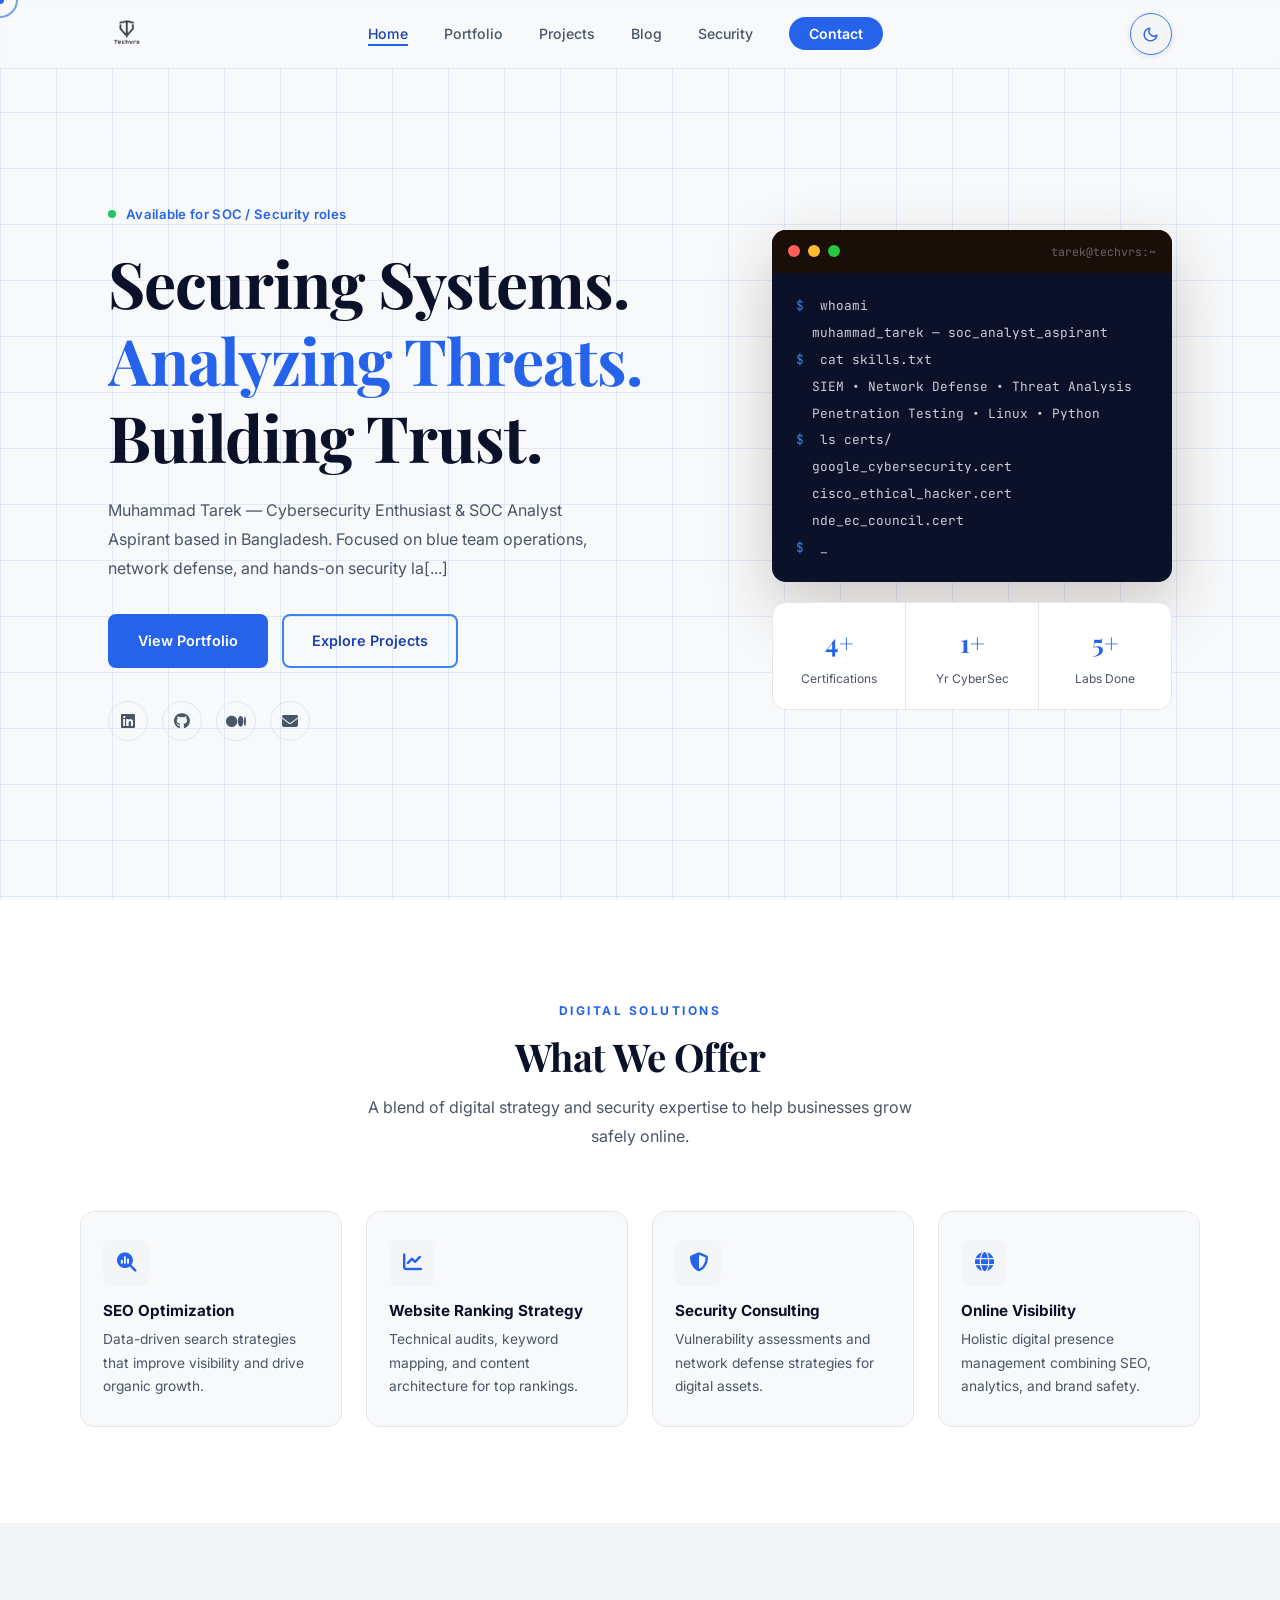
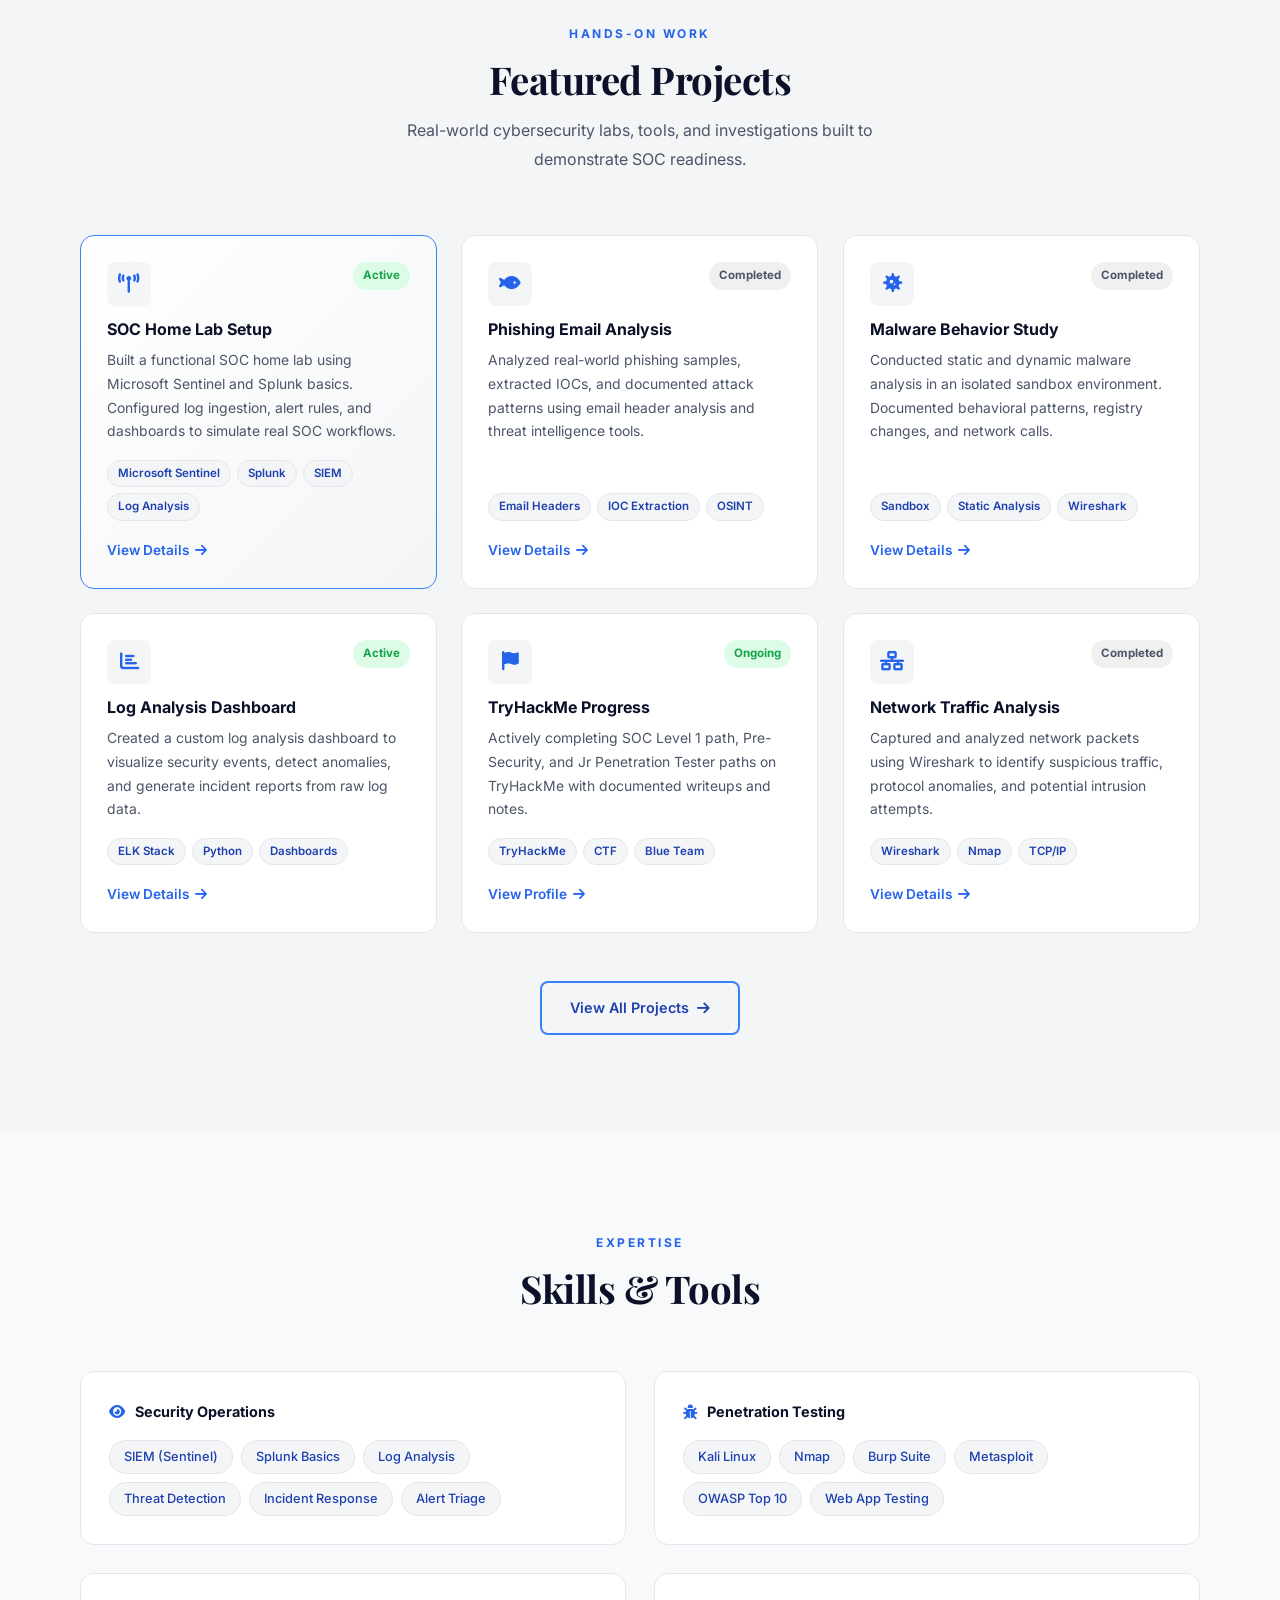
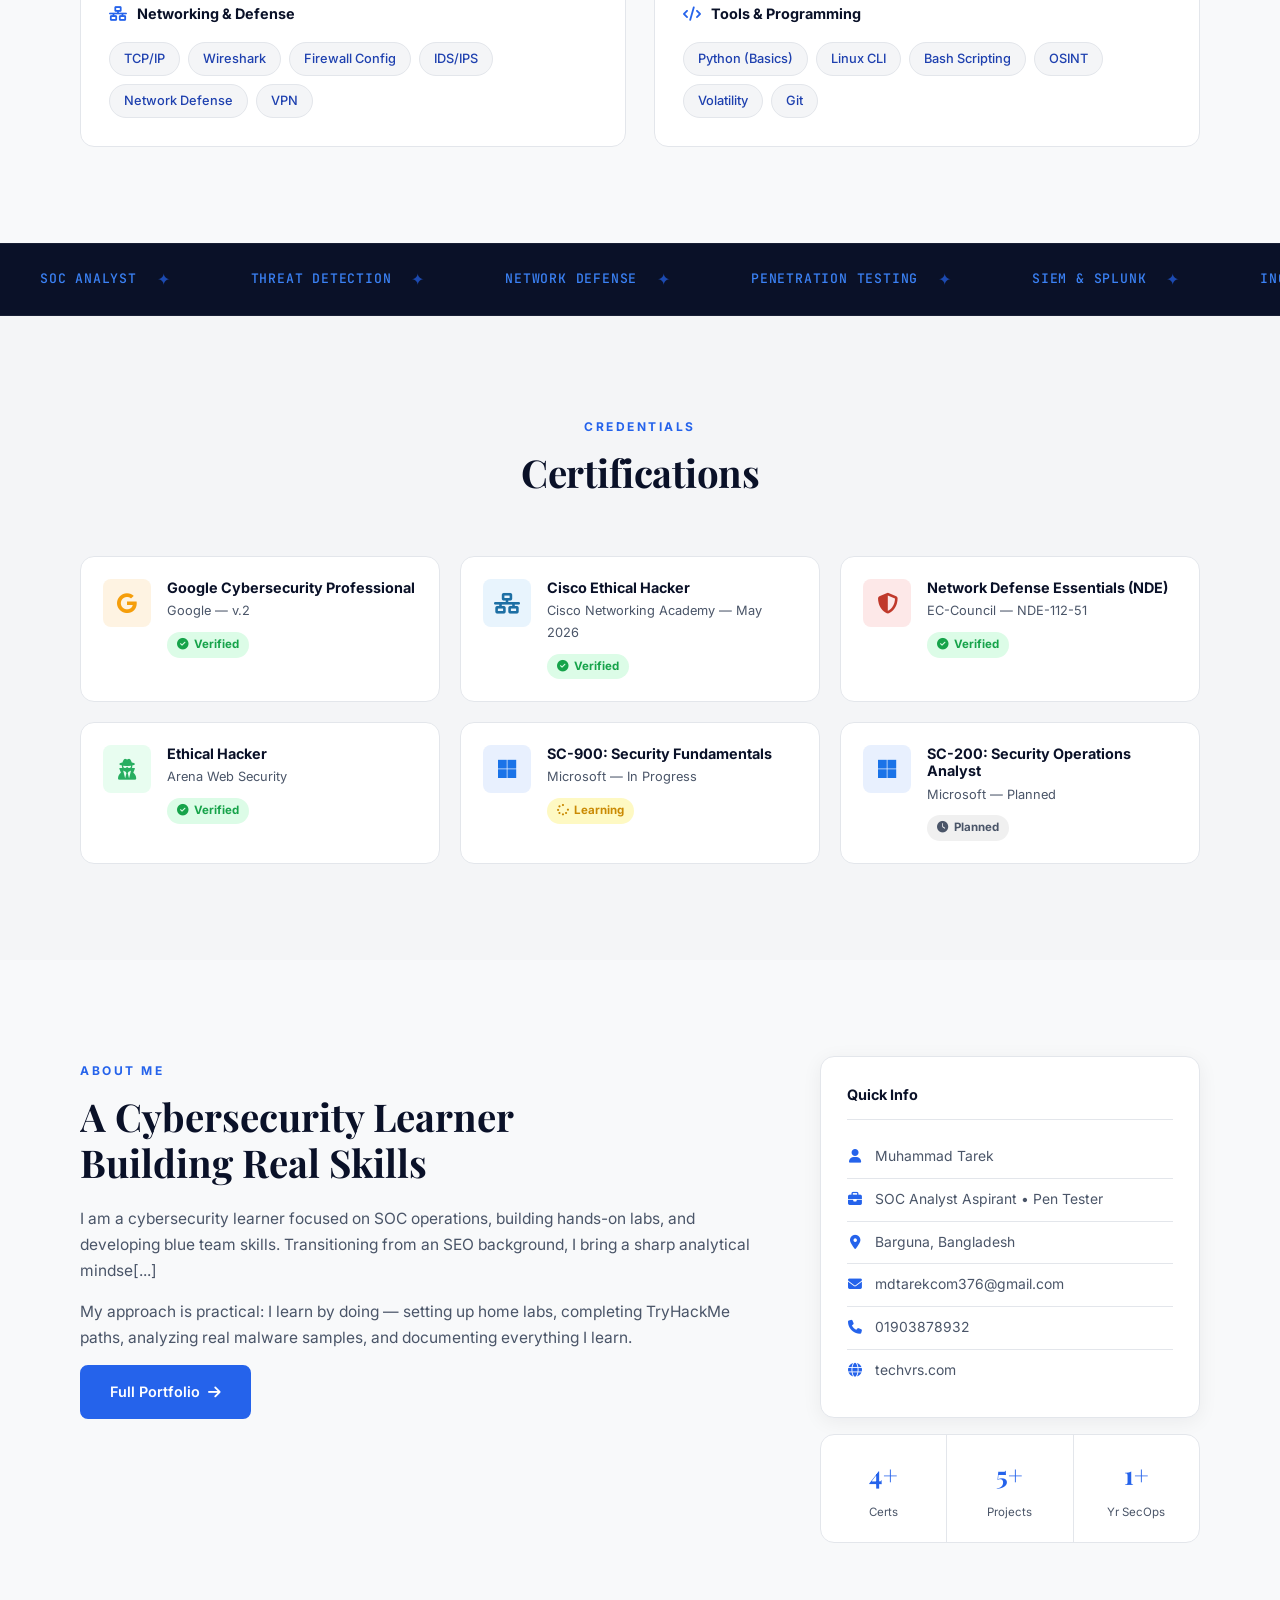
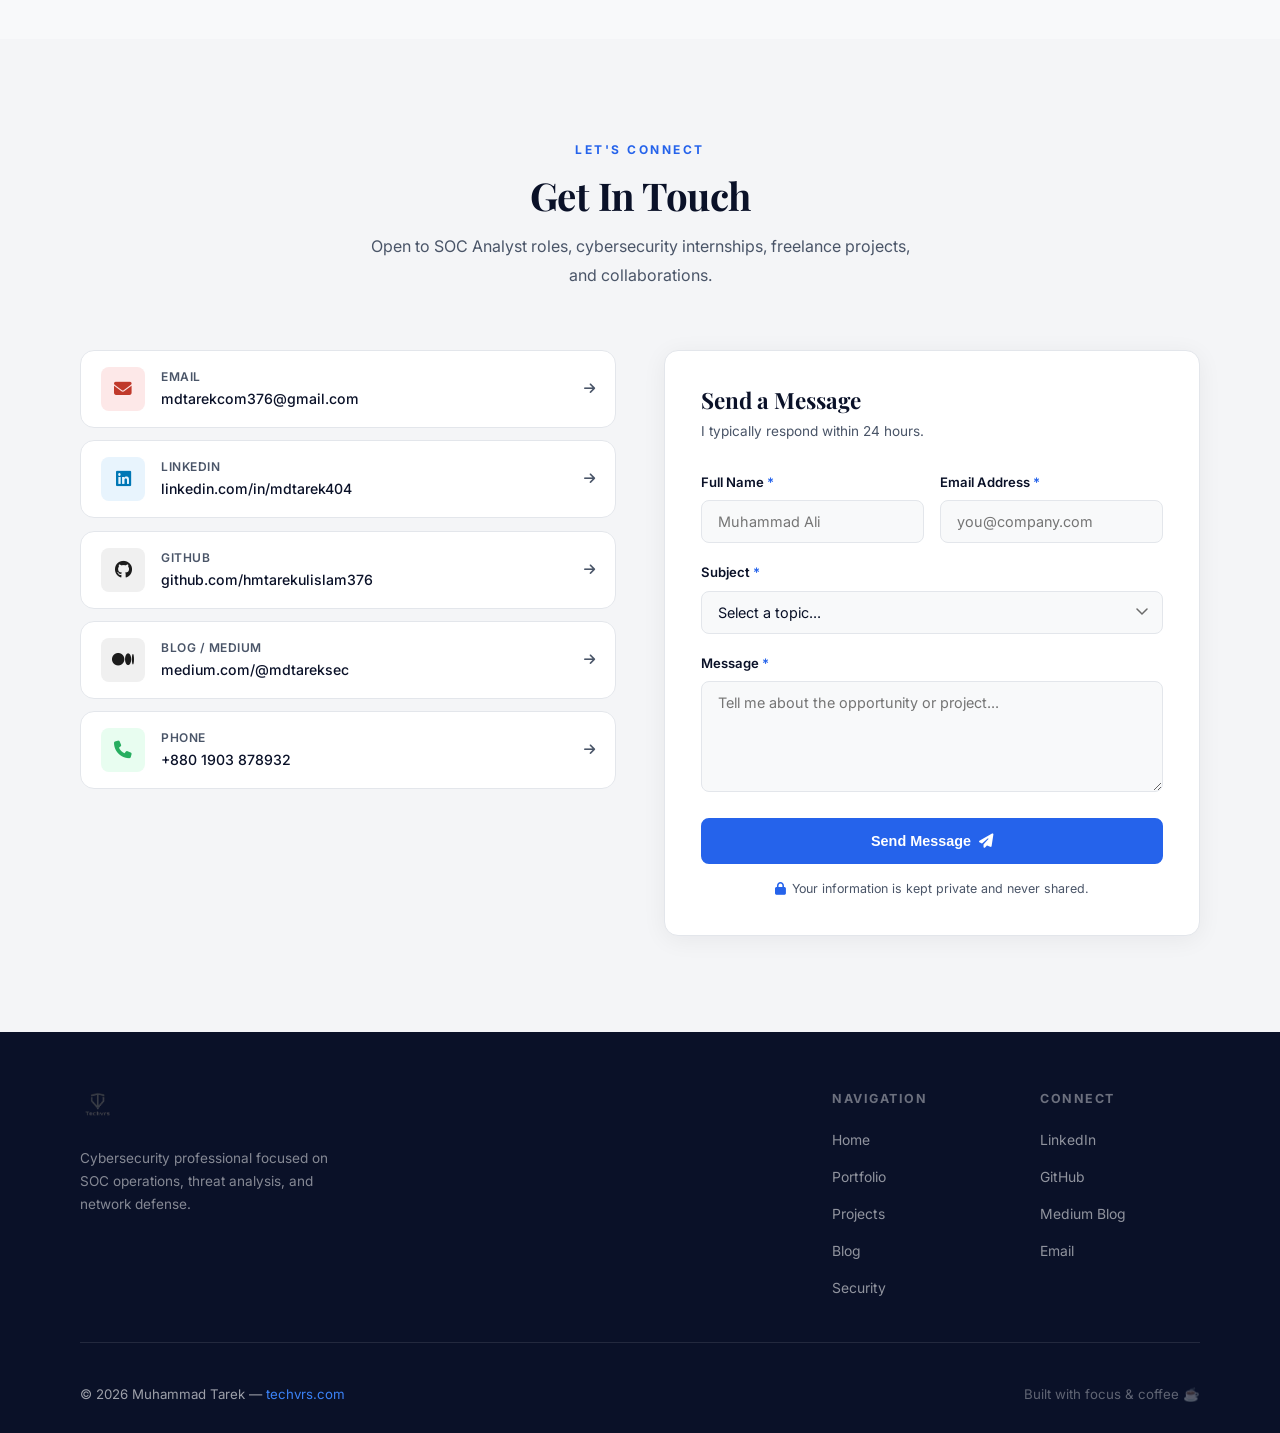
<file: index.html>
<!DOCTYPE html>
<html lang="en">
<head>
  <meta charset="UTF-8" />
  <meta name="viewport" content="width=device-width, initial-scale=1.0" />
  <title>Techvrs | Muhammad Tarek &mdash; Cybersecurity &amp; SOC Analyst</title>
  <meta name="description" content="Muhammad Tarek — SOC Analyst Aspirant, Penetration Tester, and Cybersecurity Professional based in Bangladesh." />
  <meta name="author" content="Muhammad Tarek" />
  <meta name="robots" content="index, follow" />
  <meta property="og:title" content="Techvrs | Muhammad Tarek — Cybersecurity & SOC Analyst" />
  <meta property="og:description" content="SOC Analyst Aspirant, Penetration Tester, and Cybersecurity Professional." />
  <meta property="og:image" content="/assets/whitemode/web-app-manifest-512x512.png" />
  <meta property="og:url" content="https://techvrs.com" />
  <meta name="twitter:card" content="summary_large_image" />
  <meta name="twitter:title" content="Techvrs | Muhammad Tarek — Cybersecurity & SOC Analyst" />
  <meta name="twitter:description" content="SOC Analyst Aspirant, Penetration Tester, and Cybersecurity Professional." />
  <meta name="twitter:image" content="/assets/whitemode/web-app-manifest-512x512.png" />

  <link rel="icon" type="image/svg+xml" href="/assets/whitemode/favicon.svg" media="(prefers-color-scheme: light)" />
  <link rel="icon" type="image/svg+xml" href="/assets/darkmode/favicon.svg" media="(prefers-color-scheme: dark)" />
  <link rel="icon" type="image/png" sizes="96x96" href="/assets/whitemode/favicon-96x96.png" />
  <link rel="apple-touch-icon" href="/assets/whitemode/apple-touch-icon.png" />
  <link rel="manifest" href="/site.webmanifest" />
  <meta name="theme-color" content="#0A1128" />
  <meta name="msapplication-TileColor" content="#0A1128" />
  <meta name="msapplication-TileImage" content="/assets/whitemode/web-app-manifest-192x192.png" />

  <meta http-equiv="X-Content-Type-Options" content="nosniff" />
  <meta http-equiv="Referrer-Policy" content="strict-origin-when-cross-origin" />
  <link rel="stylesheet" href="style.css" />
  <link rel="preconnect" href="https://fonts.googleapis.com" />
  <link rel="preconnect" href="https://fonts.gstatic.com" crossorigin />
  <link href="https://fonts.googleapis.com/css2?family=Playfair+Display:wght@400;600;700&family=Inter:wght@300;400;500;600;700&family=JetBrains+Mono:wght@400;500&display=swap" rel="stylesheet" />
  <link rel="stylesheet" href="https://cdnjs.cloudflare.com/ajax/libs/font-awesome/6.5.0/css/all.min.css" />
  <script>
    // Apply saved/preferred theme before paint to avoid a flash of the wrong theme.
    (function () {
      try {
        var stored = localStorage.getItem('techvrs-theme');
        var theme = stored || (window.matchMedia('(prefers-color-scheme: dark)').matches ? 'dark' : 'light');
        document.documentElement.setAttribute('data-theme', theme);
      } catch (e) {}
    })();
  </script>
</head>
<body>

<a href="#main-content" class="skip-link">Skip to main content</a>

<header role="banner">
<nav class="navbar" id="navbar" aria-label="Main navigation">
  <div class="nav-container">
    <a href="index.html" class="nav-logo">
      <img src="/assets/whitemode/favicon.svg" alt="Techvrs Logo" class="logo-img">
    </a>
    <ul class="nav-links" id="nav-links">
      <li><a href="index.html" class="active">Home</a></li>
      <li><a href="/portfolio/">Portfolio</a></li>
      <li><a href="/projects/">Projects</a></li>
      <li><a href="/blog/">Blog</a></li>
      <li><a href="/security/">Security</a></li>
      <li><a href="#contact" class="nav-cta">Contact</a></li>
    </ul>
    <button class="theme-toggle" id="theme-toggle" aria-label="Switch to dark mode">
      <svg class="icon-moon" viewBox="0 0 24 24" aria-hidden="true" fill="none" stroke="currentColor" stroke-width="2" stroke-linecap="round" stroke-linejoin="round"><path d="M21 12.79A9 9 0 1 1 11.21 3 7 7 0 0 0 21 12.79z"/></svg>
      <svg class="icon-sun" viewBox="0 0 24 24" aria-hidden="true" fill="none" stroke="currentColor" stroke-width="2" stroke-linecap="round" stroke-linejoin="round"><circle cx="12" cy="12" r="5"/><line x1="12" y1="1" x2="12" y2="3"/><line x1="12" y1="21" x2="12" y2="23"/><line x1="4.22" y1="4.22" x2="5.64" y2="5.64"/><line x1="18.36" y1="18.36" x2="19.78" y2="19.78"/><line x1="1" y1="12" x2="3" y2="12"/><line x1="21" y1="12" x2="23" y2="12"/><line x1="4.22" y1="19.78" x2="5.64" y2="18.36"/><line x1="18.36" y1="5.64" x2="19.78" y2="4.22"/></svg>
    </button>
    <button class="hamburger" id="hamburger" aria-label="Toggle menu">
      <span></span><span></span><span></span>
    </button>
  </div>
</nav>
</header>

<main id="main-content">

<section class="hero" id="home">
  <div class="hero-inner">
    <div class="hero-left">
      <div class="hero-eyebrow"><span class="dot-pulse"></span> Available for SOC / Security roles</div>
      <h1 class="hero-title">Securing Systems.<br><span class="accent">Analyzing Threats.</span><br>Building Trust.</h1>
      <p class="hero-sub">Muhammad Tarek &mdash; Cybersecurity Enthusiast &amp; SOC Analyst Aspirant based in Bangladesh. Focused on blue team operations, network defense, and hands-on security la[...]
      <div class="hero-actions">
        <a href="/portfolio/" class="btn btn-primary">View Portfolio</a>
        <a href="/projects/" class="btn btn-outline">Explore Projects</a>
      </div>
      <div class="hero-socials">
        <a href="https://www.linkedin.com/in/mdtarek404"><i class="fab fa-linkedin"></i></a>
        <a href="https://github.com/hmtarekulislam376"><i class="fab fa-github"></i></a>
        <a href="https://medium.com/@mdtareksec"><i class="fab fa-medium"></i></a>
        <a href="mailto:mdtarekcom376@gmail.com"><i class="fas fa-envelope"></i></a>
      </div>
    </div>
    <div class="hero-right">
      <div class="terminal">
        <div class="terminal-bar">
          <span class="tdot red"></span><span class="tdot yellow"></span><span class="tdot green"></span>
          <span class="terminal-title">tarek@techvrs:~</span>
        </div>
        <div class="terminal-body">
          <p><span class="prompt">$</span> whoami</p>
          <p class="out">muhammad_tarek &mdash; soc_analyst_aspirant</p>
          <p><span class="prompt">$</span> cat skills.txt</p>
          <p class="out">SIEM &bull; Network Defense &bull; Threat Analysis</p>
          <p class="out">Penetration Testing &bull; Linux &bull; Python</p>
          <p><span class="prompt">$</span> ls certs/</p>
          <p class="out">google_cybersecurity.cert</p>
          <p class="out">cisco_ethical_hacker.cert</p>
          <p class="out">nde_ec_council.cert</p>
          <p><span class="prompt">$</span> <span class="cursor">_</span></p>
        </div>
      </div>
      <div class="hero-stats">
        <div class="hstat"><span class="hstat-n">4+</span><span class="hstat-l">Certifications</span></div>
        <div class="hstat"><span class="hstat-n">1+</span><span class="hstat-l">Yr CyberSec</span></div>
        <div class="hstat"><span class="hstat-n">5+</span><span class="hstat-l">Labs Done</span></div>
      </div>
    </div>
  </div>
</section>

<section class="section services-section" id="services">
  <div class="container">
    <div class="section-header">
      <span class="section-tag">Digital Solutions</span>
      <h2 class="serif">What We Offer</h2>
      <p class="section-desc">A blend of digital strategy and security expertise to help businesses grow safely online.</p>
    </div>
    <div class="services-grid">
      <div class="service-card">
        <div class="service-icon"><i class="fas fa-magnifying-glass-chart"></i></div>
        <h3>SEO Optimization</h3>
        <p>Data-driven search strategies that improve visibility and drive organic growth.</p>
      </div>
      <div class="service-card">
        <div class="service-icon"><i class="fas fa-chart-line"></i></div>
        <h3>Website Ranking Strategy</h3>
        <p>Technical audits, keyword mapping, and content architecture for top rankings.</p>
      </div>
      <div class="service-card">
        <div class="service-icon"><i class="fas fa-shield-halved"></i></div>
        <h3>Security Consulting</h3>
        <p>Vulnerability assessments and network defense strategies for digital assets.</p>
      </div>
      <div class="service-card">
        <div class="service-icon"><i class="fas fa-globe"></i></div>
        <h3>Online Visibility</h3>
        <p>Holistic digital presence management combining SEO, analytics, and brand safety.</p>
      </div>
    </div>
  </div>
</section>

<section class="section section-alt" id="projects-home">
  <div class="container">
    <div class="section-header">
      <span class="section-tag">Hands-On Work</span>
      <h2 class="serif">Featured Projects</h2>
      <p class="section-desc">Real-world cybersecurity labs, tools, and investigations built to demonstrate SOC readiness.</p>
    </div>
    <div class="projects-grid">
      <div class="project-card featured">
        <div class="project-top">
          <div class="project-icon"><i class="fas fa-tower-broadcast"></i></div>
          <span class="project-status active">Active</span>
        </div>
        <h3>SOC Home Lab Setup</h3>
        <p>Built a functional SOC home lab using Microsoft Sentinel and Splunk basics. Configured log ingestion, alert rules, and dashboards to simulate real SOC workflows.</p>
        <div class="project-tags">
          <span>Microsoft Sentinel</span><span>Splunk</span><span>SIEM</span><span>Log Analysis</span>
        </div>
        <a href="/projects/" class="project-link">View Details <i class="fas fa-arrow-right"></i></a>
      </div>
      <div class="project-card">
        <div class="project-top">
          <div class="project-icon"><i class="fas fa-fish"></i></div>
          <span class="project-status">Completed</span>
        </div>
        <h3>Phishing Email Analysis</h3>
        <p>Analyzed real-world phishing samples, extracted IOCs, and documented attack patterns using email header analysis and threat intelligence tools.</p>
        <div class="project-tags">
          <span>Email Headers</span><span>IOC Extraction</span><span>OSINT</span>
        </div>
        <a href="/projects/" class="project-link">View Details <i class="fas fa-arrow-right"></i></a>
      </div>
      <div class="project-card">
        <div class="project-top">
          <div class="project-icon"><i class="fas fa-virus"></i></div>
          <span class="project-status">Completed</span>
        </div>
        <h3>Malware Behavior Study</h3>
        <p>Conducted static and dynamic malware analysis in an isolated sandbox environment. Documented behavioral patterns, registry changes, and network calls.</p>
        <div class="project-tags">
          <span>Sandbox</span><span>Static Analysis</span><span>Wireshark</span>
        </div>
        <a href="/projects/" class="project-link">View Details <i class="fas fa-arrow-right"></i></a>
      </div>
      <div class="project-card">
        <div class="project-top">
          <div class="project-icon"><i class="fas fa-chart-bar"></i></div>
          <span class="project-status active">Active</span>
        </div>
        <h3>Log Analysis Dashboard</h3>
        <p>Created a custom log analysis dashboard to visualize security events, detect anomalies, and generate incident reports from raw log data.</p>
        <div class="project-tags">
          <span>ELK Stack</span><span>Python</span><span>Dashboards</span>
        </div>
        <a href="/projects/" class="project-link">View Details <i class="fas fa-arrow-right"></i></a>
      </div>
      <div class="project-card">
        <div class="project-top">
          <div class="project-icon"><i class="fas fa-flag"></i></div>
          <span class="project-status active">Ongoing</span>
        </div>
        <h3>TryHackMe Progress</h3>
        <p>Actively completing SOC Level 1 path, Pre-Security, and Jr Penetration Tester paths on TryHackMe with documented writeups and notes.</p>
        <div class="project-tags">
          <span>TryHackMe</span><span>CTF</span><span>Blue Team</span>
        </div>
        <a href="https://tryhackme.com" class="project-link">View Profile <i class="fas fa-arrow-right"></i></a>
      </div>
      <div class="project-card">
        <div class="project-top">
          <div class="project-icon"><i class="fas fa-network-wired"></i></div>
          <span class="project-status">Completed</span>
        </div>
        <h3>Network Traffic Analysis</h3>
        <p>Captured and analyzed network packets using Wireshark to identify suspicious traffic, protocol anomalies, and potential intrusion attempts.</p>
        <div class="project-tags">
          <span>Wireshark</span><span>Nmap</span><span>TCP/IP</span>
        </div>
        <a href="/projects/" class="project-link">View Details <i class="fas fa-arrow-right"></i></a>
      </div>
    </div>
    <div class="section-cta">
      <a href="/projects/" class="btn btn-outline">View All Projects <i class="fas fa-arrow-right"></i></a>
    </div>
  </div>
</section>

<section class="section" id="skills">
  <div class="container">
    <div class="section-header">
      <span class="section-tag">Expertise</span>
      <h2 class="serif">Skills &amp; Tools</h2>
    </div>
    <div class="skills-wrapper">
      <div class="skill-group">
        <h4><i class="fas fa-eye"></i> Security Operations</h4>
        <div class="skill-tags">
          <span>SIEM (Sentinel)</span><span>Splunk Basics</span><span>Log Analysis</span>
          <span>Threat Detection</span><span>Incident Response</span><span>Alert Triage</span>
        </div>
      </div>
      <div class="skill-group">
        <h4><i class="fas fa-bug"></i> Penetration Testing</h4>
        <div class="skill-tags">
          <span>Kali Linux</span><span>Nmap</span><span>Burp Suite</span>
          <span>Metasploit</span><span>OWASP Top 10</span><span>Web App Testing</span>
        </div>
      </div>
      <div class="skill-group">
        <h4><i class="fas fa-network-wired"></i> Networking &amp; Defense</h4>
        <div class="skill-tags">
          <span>TCP/IP</span><span>Wireshark</span><span>Firewall Config</span>
          <span>IDS/IPS</span><span>Network Defense</span><span>VPN</span>
        </div>
      </div>
      <div class="skill-group">
        <h4><i class="fas fa-code"></i> Tools &amp; Programming</h4>
        <div class="skill-tags">
          <span>Python (Basics)</span><span>Linux CLI</span><span>Bash Scripting</span>
          <span>OSINT</span><span>Volatility</span><span>Git</span>
        </div>
      </div>
    </div>
  </div>
</section>

<!-- ANIMATION 5: MARQUEE / TICKER TEXT -->
<section class="marquee-section" aria-hidden="true">
  <div class="marquee-track">
    <span class="marquee-item">SOC Analyst <span class="marquee-sep">✦</span></span>
    <span class="marquee-item">Threat Detection <span class="marquee-sep">✦</span></span>
    <span class="marquee-item">Network Defense <span class="marquee-sep">✦</span></span>
    <span class="marquee-item">Penetration Testing <span class="marquee-sep">✦</span></span>
    <span class="marquee-item">SIEM &amp; Splunk <span class="marquee-sep">✦</span></span>
    <span class="marquee-item">Incident Response <span class="marquee-sep">✦</span></span>
    <span class="marquee-item">Malware Analysis <span class="marquee-sep">✦</span></span>
    <span class="marquee-item">Blue Team Ops <span class="marquee-sep">✦</span></span>
    <span class="marquee-item">OSINT <span class="marquee-sep">✦</span></span>
    <span class="marquee-item">Wireshark <span class="marquee-sep">✦</span></span>
    <span class="marquee-item">SOC Analyst <span class="marquee-sep">✦</span></span>
    <span class="marquee-item">Threat Detection <span class="marquee-sep">✦</span></span>
    <span class="marquee-item">Network Defense <span class="marquee-sep">✦</span></span>
    <span class="marquee-item">Penetration Testing <span class="marquee-sep">✦</span></span>
    <span class="marquee-item">SIEM &amp; Splunk <span class="marquee-sep">✦</span></span>
    <span class="marquee-item">Incident Response <span class="marquee-sep">✦</span></span>
    <span class="marquee-item">Malware Analysis <span class="marquee-sep">✦</span></span>
    <span class="marquee-item">Blue Team Ops <span class="marquee-sep">✦</span></span>
    <span class="marquee-item">OSINT <span class="marquee-sep">✦</span></span>
    <span class="marquee-item">Wireshark <span class="marquee-sep">✦</span></span>
  </div>
</section>

<section class="section section-alt" id="certifications">
  <div class="container">
    <div class="section-header">
      <span class="section-tag">Credentials</span>
      <h2 class="serif">Certifications</h2>
    </div>
    <div class="certs-grid">
      <div class="cert-card">
        <div class="cert-logo google"><i class="fab fa-google"></i></div>
        <div class="cert-info">
          <h3>Google Cybersecurity Professional</h3>
          <p>Google &mdash; v.2</p>
          <div class="cert-footer"><span class="cert-badge verified"><i class="fas fa-check-circle"></i> Verified</span></div>
        </div>
      </div>
      <div class="cert-card">
        <div class="cert-logo cisco"><i class="fas fa-network-wired"></i></div>
        <div class="cert-info">
          <h3>Cisco Ethical Hacker</h3>
          <p>Cisco Networking Academy &mdash; May 2026</p>
          <div class="cert-footer"><span class="cert-badge verified"><i class="fas fa-check-circle"></i> Verified</span></div>
        </div>
      </div>
      <div class="cert-card">
        <div class="cert-logo nde"><i class="fas fa-shield-halved"></i></div>
        <div class="cert-info">
          <h3>Network Defense Essentials (NDE)</h3>
          <p>EC-Council &mdash; NDE-112-51</p>
          <div class="cert-footer"><span class="cert-badge verified"><i class="fas fa-check-circle"></i> Verified</span></div>
        </div>
      </div>
      <div class="cert-card">
        <div class="cert-logo arena"><i class="fas fa-user-secret"></i></div>
        <div class="cert-info">
          <h3>Ethical Hacker</h3>
          <p>Arena Web Security</p>
          <div class="cert-footer"><span class="cert-badge verified"><i class="fas fa-check-circle"></i> Verified</span></div>
        </div>
      </div>
      <div class="cert-card learning">
        <div class="cert-logo ms"><i class="fab fa-microsoft"></i></div>
        <div class="cert-info">
          <h3>SC-900: Security Fundamentals</h3>
          <p>Microsoft &mdash; In Progress</p>
          <div class="cert-footer"><span class="cert-badge learning"><i class="fas fa-spinner"></i> Learning</span></div>
        </div>
      </div>
      <div class="cert-card learning">
        <div class="cert-logo ms"><i class="fab fa-microsoft"></i></div>
        <div class="cert-info">
          <h3>SC-200: Security Operations Analyst</h3>
          <p>Microsoft &mdash; Planned</p>
          <div class="cert-footer"><span class="cert-badge planned"><i class="fas fa-clock"></i> Planned</span></div>
        </div>
      </div>
    </div>
  </div>
</section>

<section class="section" id="about">
  <div class="container">
    <div class="about-split">
      <div class="about-left">
        <span class="section-tag">About Me</span>
        <h2 class="serif">A Cybersecurity Learner<br>Building Real Skills</h2>
        <p>I am a cybersecurity learner focused on SOC operations, building hands-on labs, and developing blue team skills. Transitioning from an SEO background, I bring a sharp analytical mindse[...]
        <p>My approach is practical: I learn by doing &mdash; setting up home labs, completing TryHackMe paths, analyzing real malware samples, and documenting everything I learn.</p>
        <a href="/portfolio/" class="btn btn-primary">Full Portfolio <i class="fas fa-arrow-right"></i></a>
      </div>
      <div class="about-right">
        <div class="about-card">
          <h4>Quick Info</h4>
          <ul class="info-list">
            <li><i class="fas fa-user"></i><span>Muhammad Tarek</span></li>
            <li><i class="fas fa-briefcase"></i><span>SOC Analyst Aspirant &bull; Pen Tester</span></li>
            <li><i class="fas fa-location-dot"></i><span>Barguna, Bangladesh</span></li>
            <li><i class="fas fa-envelope"></i><span>mdtarekcom376@gmail.com</span></li>
            <li><i class="fas fa-phone"></i><span>01903878932</span></li>
            <li><i class="fas fa-globe"></i><span>techvrs.com</span></li>
          </ul>
        </div>
        <div class="about-stats-row">
          <div class="astat"><span class="astat-n">4+</span><span class="astat-l">Certs</span></div>
          <div class="astat"><span class="astat-n">5+</span><span class="astat-l">Projects</span></div>
          <div class="astat"><span class="astat-n">1+</span><span class="astat-l">Yr SecOps</span></div>
        </div>
      </div>
    </div>
  </div>
</section>

<section class="section section-alt" id="contact">
  <div class="container">
    <div class="section-header">
      <span class="section-tag">Let's Connect</span>
      <h2 class="serif">Get In Touch</h2>
      <p class="section-desc">Open to SOC Analyst roles, cybersecurity internships, freelance projects, and collaborations.</p>
    </div>
    <div class="contact-grid">
      <div class="contact-left">
        <div class="contact-channels">
          <a href="mailto:mdtarekcom376@gmail.com" class="channel-card">
            <div class="channel-icon email"><i class="fas fa-envelope"></i></div>
            <div>
              <p class="channel-label">Email</p>
              <p class="channel-val">mdtarekcom376@gmail.com</p>
            </div>
            <i class="fas fa-arrow-right channel-arrow"></i>
          </a>
          <a href="https://www.linkedin.com/in/mdtarek404" class="channel-card">
            <div class="channel-icon linkedin"><i class="fab fa-linkedin"></i></div>
            <div>
              <p class="channel-label">LinkedIn</p>
              <p class="channel-val">linkedin.com/in/mdtarek404</p>
            </div>
            <i class="fas fa-arrow-right channel-arrow"></i>
          </a>
          <a href="https://github.com/hmtarekulislam376" class="channel-card">
            <div class="channel-icon github"><i class="fab fa-github"></i></div>
            <div>
              <p class="channel-label">GitHub</p>
              <p class="channel-val">github.com/hmtarekulislam376</p>
            </div>
            <i class="fas fa-arrow-right channel-arrow"></i>
          </a>
          <a href="https://medium.com/@mdtareksec" class="channel-card">
            <div class="channel-icon medium"><i class="fab fa-medium"></i></div>
            <div>
              <p class="channel-label">Blog / Medium</p>
              <p class="channel-val">medium.com/@mdtareksec</p>
            </div>
            <i class="fas fa-arrow-right channel-arrow"></i>
          </a>
          <a href="tel:+8801903878932" class="channel-card">
            <div class="channel-icon phone"><i class="fas fa-phone"></i></div>
            <div>
              <p class="channel-label">Phone</p>
              <p class="channel-val">+880 1903 878932</p>
            </div>
            <i class="fas fa-arrow-right channel-arrow"></i>
          </a>
        </div>
      </div>
      <div class="contact-right">
        <form class="contact-form" id="contact-form" action="https://formspree.io/f/YOUR_FORM_ID" method="POST">
          <h3 class="form-title">Send a Message</h3>
          <p class="form-sub">I typically respond within 24 hours.</p>
          <div class="form-row">
            <div class="form-group">
              <label for="fname">Full Name <span class="req">*</span></label>
              <input type="text" id="fname" name="name" placeholder="Muhammad Ali" required />
            </div>
            <div class="form-group">
              <label for="femail">Email Address <span class="req">*</span></label>
              <input type="email" id="femail" name="email" placeholder="you@company.com" required />
            </div>
          </div>
          <div class="form-group">
            <label for="fsubject">Subject <span class="req">*</span></label>
            <select id="fsubject" name="subject" required>
              <option value="" disabled selected>Select a topic...</option>
              <option value="job">Job Opportunity / Hiring</option>
              <option value="freelance">Freelance Project</option>
              <option value="collab">Collaboration</option>
              <option value="security">Security Consultation</option>
              <option value="other">Other</option>
            </select>
          </div>
          <div class="form-group">
            <label for="fmsg">Message <span class="req">*</span></label>
            <textarea id="fmsg" name="message" rows="5" placeholder="Tell me about the opportunity or project..." required></textarea>
          </div>
          <button type="submit" class="btn btn-primary btn-full" id="submit-btn">
            <span id="btn-text">Send Message</span>
            <i class="fas fa-paper-plane" id="btn-icon"></i>
          </button>
          <p class="form-note"><i class="fas fa-lock"></i> Your information is kept private and never shared.</p>
        </form>
      </div>
    </div>
  </div>
</section>

</main>

<footer class="footer" role="contentinfo">
  <div class="container">
    <div class="footer-top">
      <div class="footer-brand">
        <img src="/assets/whitemode/favicon.svg" alt="Techvrs" class="footer-logo">
        <p>Cybersecurity professional focused on SOC operations, threat analysis, and network defense.</p>
      </div>
      <div class="footer-links">
        <h5>Navigation</h5>
        <ul>
          <li><a href="/">Home</a></li>
          <li><a href="/portfolio/">Portfolio</a></li>
          <li><a href="/projects/">Projects</a></li>
          <li><a href="/blog/">Blog</a></li>
          <li><a href="/security/">Security</a></li>
        </ul>
      </div>
      <div class="footer-links">
        <h5>Connect</h5>
        <ul>
          <li><a href="https://www.linkedin.com/in/mdtarek404">LinkedIn</a></li>
          <li><a href="https://github.com/hmtarekulislam376">GitHub</a></li>
          <li><a href="https://medium.com/@mdtareksec">Medium Blog</a></li>
          <li><a href="mailto:mdtarekcom376@gmail.com">Email</a></li>
        </ul>
      </div>
    </div>
    <div class="footer-bottom">
      <p>&copy; 2026 Muhammad Tarek &mdash; <a href="https://techvrs.com">techvrs.com</a></p>
      <p class="footer-made">Built with focus &amp; coffee &#9749;</p>
    </div>
  </div>
</footer>

<script src="script.js"></script>
</body>
</html>
</file>
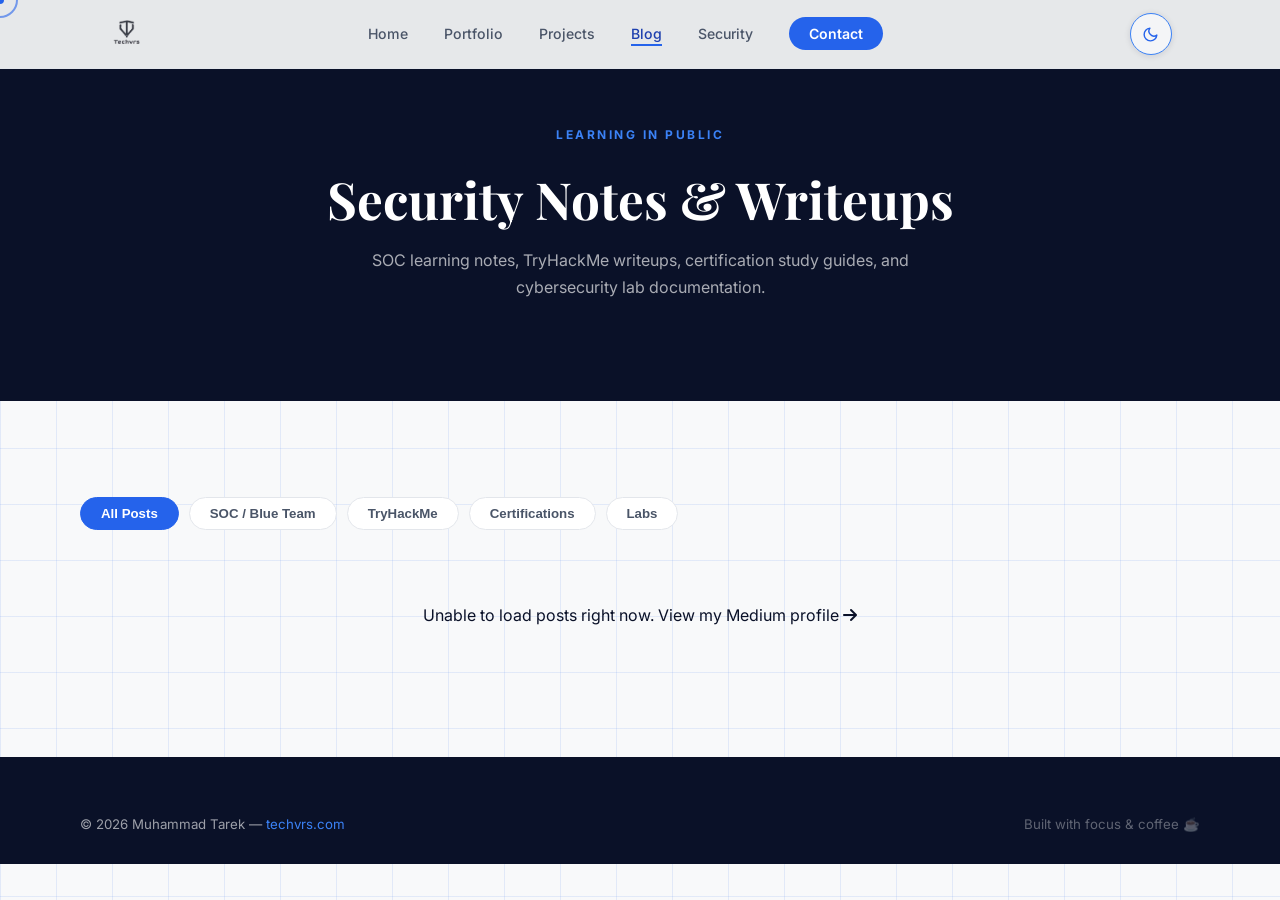
<file: blog/index.html>
<!DOCTYPE html>
<html lang="en">
<head>
  <meta charset="UTF-8" />
  <meta name="viewport" content="width=device-width, initial-scale=1.0" />
  <title>Blog | Muhammad Tarek — Techvrs</title>
  <meta name="description" content="Cybersecurity blog by Muhammad Tarek — SOC notes, TryHackMe writeups, and certification study guides." />
  <meta name="author" content="Muhammad Tarek" />
  <meta property="og:title" content="Blog | Muhammad Tarek — Techvrs" />
  <meta property="og:description" content="SOC learning notes, TryHackMe writeups, and cybersecurity lab documentation." />
  <meta property="og:image" content="/assets/whitemode/web-app-manifest-512x512.png" />
  <meta property="og:url" content="https://techvrs.com/blog/" />
  <meta name="twitter:card" content="summary_large_image" />
  <meta name="twitter:image" content="/assets/whitemode/web-app-manifest-512x512.png" />
  <link rel="icon" type="image/svg+xml" href="/assets/whitemode/favicon.svg" media="(prefers-color-scheme: light)" />
  <link rel="icon" type="image/svg+xml" href="/assets/darkmode/favicon.svg" media="(prefers-color-scheme: dark)" />
  <link rel="icon" type="image/png" sizes="96x96" href="/assets/whitemode/favicon-96x96.png" />
  <link rel="apple-touch-icon" href="/assets/whitemode/apple-touch-icon.png" />
  <link rel="manifest" href="/site.webmanifest" />
  <meta name="theme-color" content="#0A1128" />
  <meta http-equiv="X-Content-Type-Options" content="nosniff" />
  <meta http-equiv="X-Frame-Options" content="DENY" />
  <link rel="stylesheet" href="../style.css" />
  <link rel="preconnect" href="https://fonts.googleapis.com" />
  <link rel="preconnect" href="https://fonts.gstatic.com" crossorigin />
  <link href="https://fonts.googleapis.com/css2?family=Playfair+Display:wght@400;600;700&family=Inter:wght@300;400;500;600;700&family=JetBrains+Mono:wght@400;500&display=swap" rel="stylesheet" />
  <link rel="stylesheet" href="https://cdnjs.cloudflare.com/ajax/libs/font-awesome/6.5.0/css/all.min.css" />
  <script>
    // Apply saved/preferred theme before paint to avoid a flash of the wrong theme.
    (function () {
      try {
        var stored = localStorage.getItem('techvrs-theme');
        var theme = stored || (window.matchMedia('(prefers-color-scheme: dark)').matches ? 'dark' : 'light');
        document.documentElement.setAttribute('data-theme', theme);
      } catch (e) {}
    })();
  </script>
  <style>
    /* ===== SKELETON LOADING STATE ===== */
    .blog-card.skeleton {
      pointer-events: none;
    }
    .skeleton-line {
      display: block;
      border-radius: 6px;
      background: linear-gradient(90deg, rgba(139, 94, 60, 0.10) 25%, rgba(139, 94, 60, 0.20) 37%, rgba(139, 94, 60, 0.10) 63%);
      background-size: 400% 100%;
      animation: skeleton-shimmer 1.4s ease infinite;
    }
    .skeleton-tag { width: 38%; height: 22px; margin-bottom: 1rem; border-radius: 999px; }
    .skeleton-title { width: 90%; height: 20px; margin-bottom: 0.6rem; }
    .skeleton-title.short { width: 60%; }
    .skeleton-text { width: 100%; height: 13px; margin-bottom: 0.5rem; }
    .skeleton-text.short { width: 70%; }
    .skeleton-meta { width: 50%; height: 13px; margin: 1rem 0; }
    .skeleton-link { width: 40%; height: 15px; }
    @keyframes skeleton-shimmer {
      0% { background-position: 100% 0; }
      100% { background-position: -100% 0; }
    }
    .blog-empty {
      grid-column: 1 / -1;
      text-align: center;
      padding: 2rem;
      opacity: 0.75;
    }
  </style>
</head>
<body>
<a href="#main-content" class="skip-link">Skip to main content</a>
<header role="banner">
<nav class="navbar" id="navbar" aria-label="Main navigation">
  <div class="nav-container">
    <a href="/" class="nav-logo" aria-label="Techvrs Home"><img src="/assets/whitemode/favicon.svg" alt="Techvrs" class="logo-img" /></a>
    <ul class="nav-links" id="nav-links">
      <li><a href="/">Home</a></li>
      <li><a href="/portfolio/">Portfolio</a></li>
      <li><a href="/projects/">Projects</a></li>
      <li><a href="/blog/" class="active">Blog</a></li>
      <li><a href="/security/">Security</a></li>
      <li><a href="/#contact" class="nav-cta">Contact</a></li>
    </ul>
    <button class="theme-toggle" id="theme-toggle" aria-label="Switch to dark mode"><svg class="icon-moon" viewBox="0 0 24 24" aria-hidden="true" fill="none" stroke="currentColor" stroke-width="2" stroke-linecap="round" stroke-linejoin="round"><path d="M21 12.79A9 9 0 1 1 11.21 3 7 7 0 0 0 21 12.79z"/></svg><svg class="icon-sun" viewBox="0 0 24 24" aria-hidden="true" fill="none" stroke="currentColor" stroke-width="2" stroke-linecap="round" stroke-linejoin="round"><circle cx="12" cy="12" r="5"/><line x1="12" y1="1" x2="12" y2="3"/><line x1="12" y1="21" x2="12" y2="23"/><line x1="4.22" y1="4.22" x2="5.64" y2="5.64"/><line x1="18.36" y1="18.36" x2="19.78" y2="19.78"/><line x1="1" y1="12" x2="3" y2="12"/><line x1="21" y1="12" x2="23" y2="12"/><line x1="4.22" y1="19.78" x2="5.64" y2="18.36"/><line x1="18.36" y1="5.64" x2="19.78" y2="4.22"/></svg></button>
    <button class="hamburger" id="hamburger" aria-label="Toggle menu"><span></span><span></span><span></span></button>
  </div>
</nav>
</header>
<main id="main-content">

<div class="page-hero">
  <div class="container">
    <span class="section-tag">Learning in Public</span>
    <h1 class="serif">Security Notes & Writeups</h1>
    <p>SOC learning notes, TryHackMe writeups, certification study guides, and cybersecurity lab documentation.</p>
  </div>
</div>

<section class="section">
  <div class="container">
    <div class="blog-filter">
      <button class="filter-btn active" data-filter="all">All Posts</button>
      <button class="filter-btn" data-filter="soc">SOC / Blue Team</button>
      <button class="filter-btn" data-filter="tryhackme">TryHackMe</button>
      <button class="filter-btn" data-filter="certs">Certifications</button>
      <button class="filter-btn" data-filter="labs">Labs</button>
    </div>
    <div class="blog-grid" id="blog-grid">
      <!-- Loading skeletons (replaced by live Medium posts) -->
      <article class="blog-card skeleton" aria-hidden="true">
        <span class="skeleton-line skeleton-tag"></span>
        <span class="skeleton-line skeleton-title"></span>
        <span class="skeleton-line skeleton-title short"></span>
        <span class="skeleton-line skeleton-text"></span>
        <span class="skeleton-line skeleton-text"></span>
        <span class="skeleton-line skeleton-text short"></span>
        <span class="skeleton-line skeleton-meta"></span>
        <span class="skeleton-line skeleton-link"></span>
      </article>
      <article class="blog-card skeleton" aria-hidden="true">
        <span class="skeleton-line skeleton-tag"></span>
        <span class="skeleton-line skeleton-title"></span>
        <span class="skeleton-line skeleton-title short"></span>
        <span class="skeleton-line skeleton-text"></span>
        <span class="skeleton-line skeleton-text"></span>
        <span class="skeleton-line skeleton-text short"></span>
        <span class="skeleton-line skeleton-meta"></span>
        <span class="skeleton-line skeleton-link"></span>
      </article>
      <article class="blog-card skeleton" aria-hidden="true">
        <span class="skeleton-line skeleton-tag"></span>
        <span class="skeleton-line skeleton-title"></span>
        <span class="skeleton-line skeleton-title short"></span>
        <span class="skeleton-line skeleton-text"></span>
        <span class="skeleton-line skeleton-text"></span>
        <span class="skeleton-line skeleton-text short"></span>
        <span class="skeleton-line skeleton-meta"></span>
        <span class="skeleton-line skeleton-link"></span>
      </article>
    </div>
  </div>
</section>

</main>
<footer class="footer" role="contentinfo">
  <div class="container">
    <div class="footer-bottom">
      <p>&copy; 2026 Muhammad Tarek — <a href="https://techvrs.com">techvrs.com</a></p>
      <p class="footer-made">Built with focus &amp; coffee ☕</p>
    </div>
  </div>
</footer>

<script>
(function () {
  // ===== CONFIG =====
  var MEDIUM_USERNAME = 'mdtareksec';
  var FEED_URL = 'https://medium.com/feed/@' + MEDIUM_USERNAME;
  // Medium's RSS feed is not CORS-accessible from the browser, so we use a public
  // JSON proxy to read it client-side.
  var API_URL = 'https://api.rss2json.com/v1/api.json?rss_url=' + encodeURIComponent(FEED_URL);
  var PROFILE_URL = 'https://medium.com/@' + MEDIUM_USERNAME;

  var grid = document.getElementById('blog-grid');
  var filterBtns = document.querySelectorAll('.filter-btn');
  var currentFilter = 'all';

  // ===== HELPERS =====
  function escapeHtml(str) {
    var div = document.createElement('div');
    div.textContent = str == null ? '' : String(str);
    return div.innerHTML;
  }

  function stripHtml(html) {
    var div = document.createElement('div');
    div.innerHTML = html || '';
    return (div.textContent || div.innerText || '').replace(/\s+/g, ' ').trim();
  }

  function truncate(text, max) {
    if (text.length <= max) return text;
    return text.slice(0, max).replace(/\s+\S*$/, '') + '…';
  }

  function formatDate(dateStr) {
    var d = new Date(dateStr);
    if (isNaN(d)) return '';
    return d.toLocaleDateString('en-US', { month: 'short', year: 'numeric' });
  }

  function readingTime(html) {
    var words = stripHtml(html).split(/\s+/).filter(Boolean).length;
    return Math.max(1, Math.round(words / 200)) + ' min read';
  }

  // Map a post to one of the existing filter categories based on its Medium tags/title.
  var CATEGORIES = {
    soc:       { label: 'SOC / Blue Team', match: ['soc', 'blue team', 'sentinel', 'siem', 'detection', 'phishing', 'incident', 'threat'] },
    tryhackme: { label: 'TryHackMe',       match: ['tryhackme', 'thm', 'writeup', 'walkthrough', 'room', 'ctf'] },
    certs:     { label: 'Certifications',  match: ['cert', 'certification', 'exam', 'sc-900', 'sc900', 'comptia', 'security+', 'az-', 'study guide'] },
    labs:      { label: 'Labs',            match: ['lab', 'flarevm', 'remnux', 'home lab', 'homelab', 'setup', 'environment', 'analysis lab'] }
  };

  function categorize(post) {
    var haystack = (
      (post.title || '') + ' ' +
      ((post.categories || []).join(' ')) + ' ' +
      stripHtml(post.description || '')
    ).toLowerCase();
    var keys = ['soc', 'tryhackme', 'certs', 'labs'];
    for (var i = 0; i < keys.length; i++) {
      var cat = CATEGORIES[keys[i]];
      for (var j = 0; j < cat.match.length; j++) {
        if (haystack.indexOf(cat.match[j]) !== -1) {
          return { key: keys[i], label: cat.label };
        }
      }
    }
    return { key: 'soc', label: CATEGORIES.soc.label };
  }

  // ===== RENDER =====
  function renderPosts(posts) {
    grid.innerHTML = '';
    if (!posts.length) {
      renderEmpty('No posts found yet. Check back soon!');
      return;
    }
    posts.forEach(function (post) {
      var cat = categorize(post);
      var title = escapeHtml(post.title || 'Untitled');
      var excerpt = escapeHtml(truncate(stripHtml(post.description || post.content || ''), 160));
      var date = escapeHtml(formatDate(post.pubDate));
      var time = escapeHtml(readingTime(post.content || post.description || ''));
      var link = encodeURI(post.link || PROFILE_URL);

      var article = document.createElement('article');
      article.className = 'blog-card';
      article.setAttribute('data-cat', cat.key);
      article.innerHTML =
        '<div class="blog-cat ' + cat.key + '">' + escapeHtml(cat.label) + '</div>' +
        '<h3>' + title + '</h3>' +
        '<p>' + excerpt + '</p>' +
        '<div class="blog-meta">' +
          '<span><i class="fas fa-calendar"></i> ' + date + '</span>' +
          '<span><i class="fas fa-clock"></i> ' + time + '</span>' +
        '</div>' +
        '<a href="' + link + '" target="_blank" rel="noopener" class="blog-link">Read on Medium <i class="fas fa-arrow-right"></i></a>';
      grid.appendChild(article);
    });
    applyFilter(currentFilter);
  }

  function renderEmpty(message) {
    grid.innerHTML = '<p class="blog-empty">' + escapeHtml(message) +
      ' <a href="' + PROFILE_URL + '" target="_blank" rel="noopener">View my Medium profile <i class="fas fa-arrow-right"></i></a></p>';
  }

  // ===== FILTERING (operates on dynamically rendered cards) =====
  function applyFilter(filter) {
    currentFilter = filter;
    var cards = grid.querySelectorAll('.blog-card');
    cards.forEach(function (card) {
      card.style.display = (filter === 'all' || card.dataset.cat === filter) ? 'flex' : 'none';
    });
  }

  filterBtns.forEach(function (btn) {
    btn.addEventListener('click', function () {
      filterBtns.forEach(function (b) { b.classList.remove('active'); });
      btn.classList.add('active');
      applyFilter(btn.dataset.filter);
    });
  });

  // ===== FETCH =====
  function loadPosts() {
    fetch(API_URL)
      .then(function (res) {
        if (!res.ok) throw new Error('Network response was not ok');
        return res.json();
      })
      .then(function (data) {
        if (data.status !== 'ok' || !Array.isArray(data.items)) {
          throw new Error('Invalid feed response');
        }
        renderPosts(data.items);
      })
      .catch(function () {
        renderEmpty('Unable to load posts right now.');
      });
  }

  loadPosts();
})();
</script>
<script src="../script.js"></script>
</body>
</html>
</file>
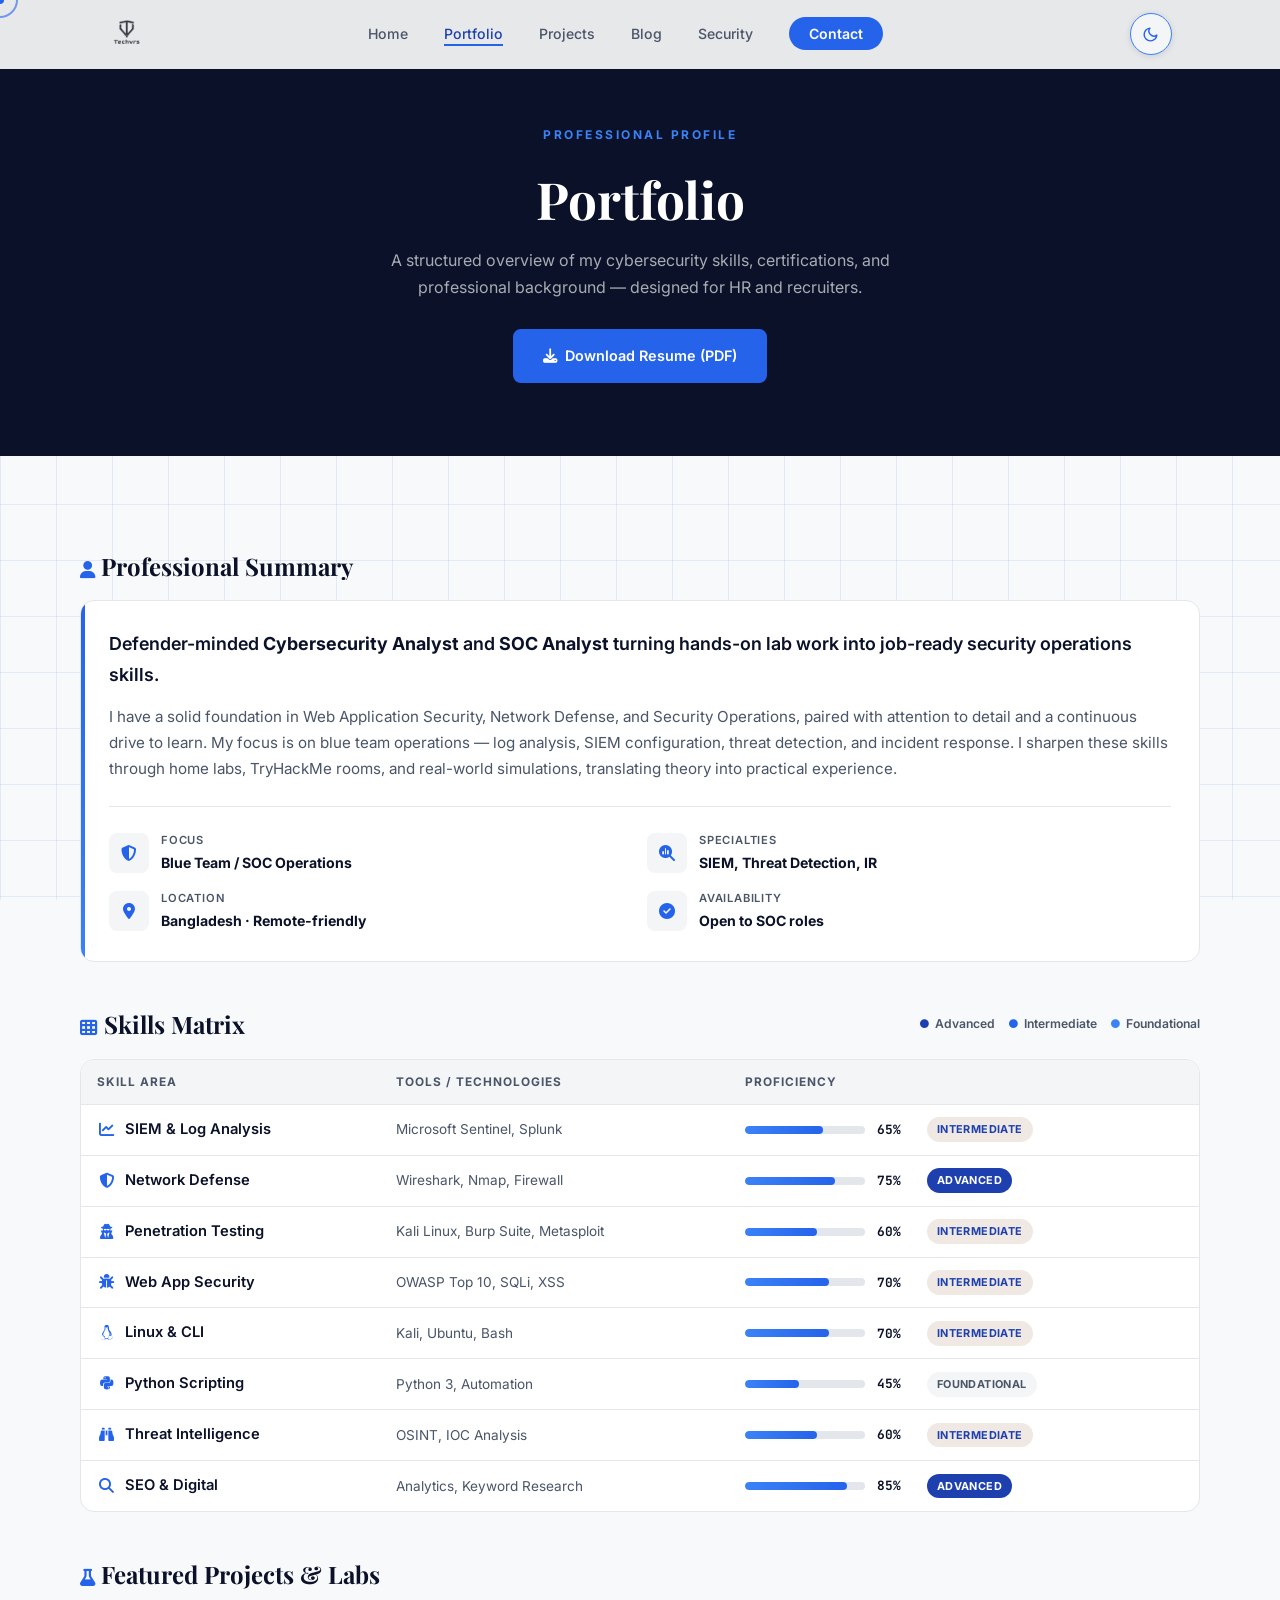
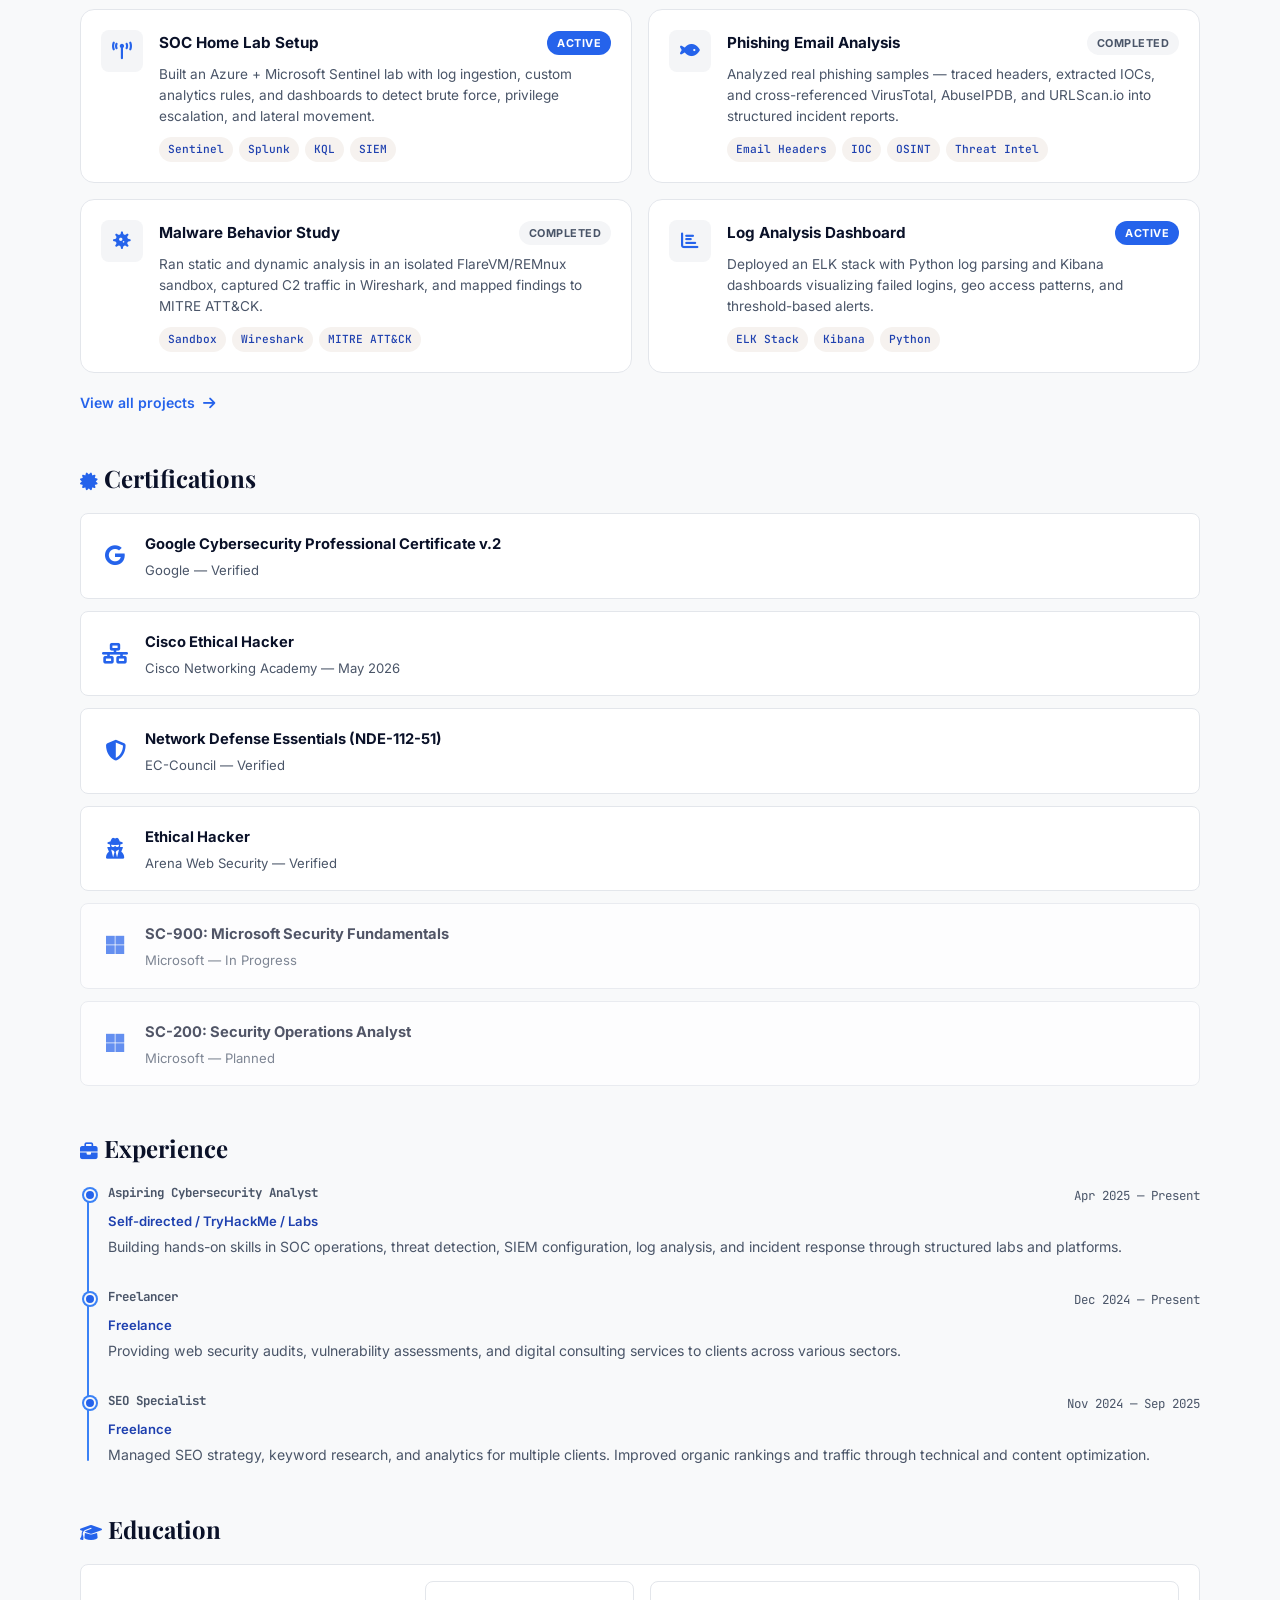
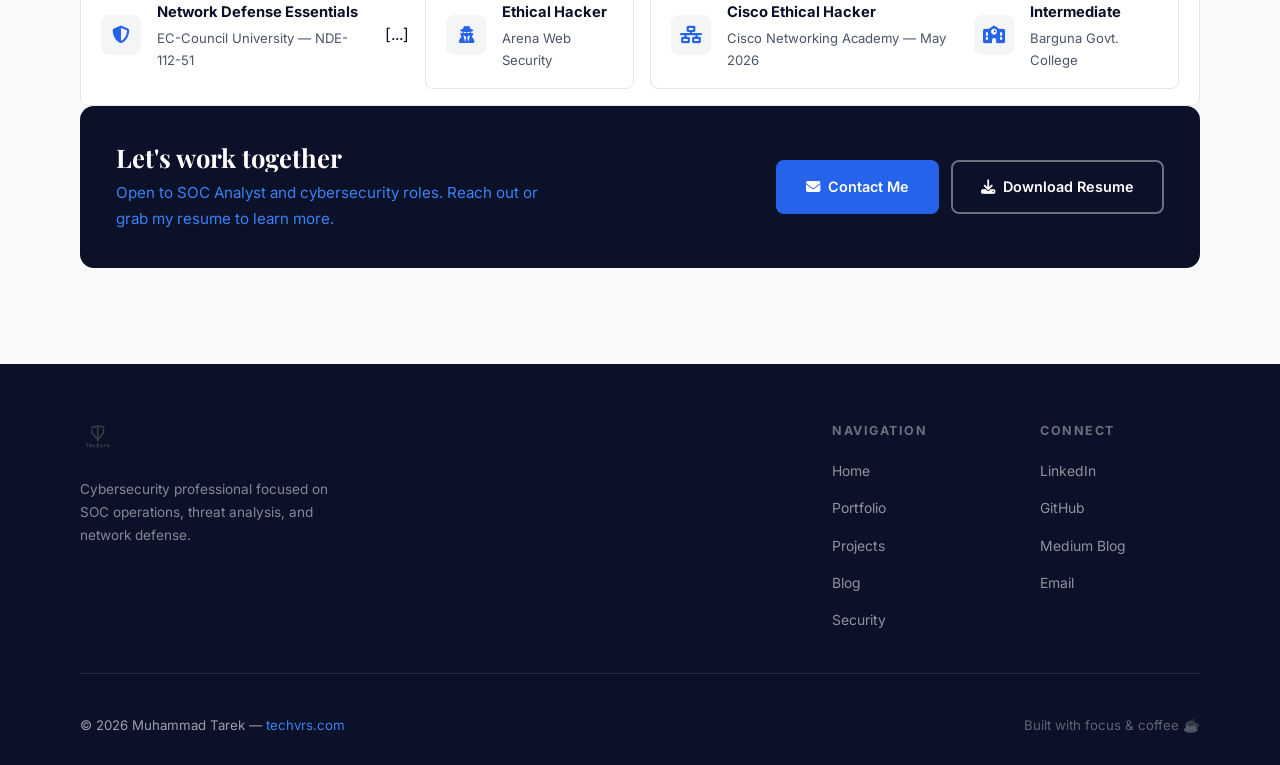
<file: portfolio/index.html>
<!DOCTYPE html>
<html lang="en">
<head>
  <meta charset="UTF-8" />
  <meta name="viewport" content="width=device-width, initial-scale=1.0" />
  <title>Portfolio | Muhammad Tarek — Techvrs</title>
  <meta name="description" content="Professional portfolio of Muhammad Tarek — SOC Analyst, skills matrix, certifications, and resume." />
  <meta name="author" content="Muhammad Tarek" />
  <meta property="og:title" content="Portfolio | Muhammad Tarek — Techvrs" />
  <meta property="og:description" content="Professional portfolio — skills matrix, certifications, experience and resume." />
  <meta property="og:image" content="/assets/whitemode/web-app-manifest-512x512.png" />
  <meta property="og:url" content="https://techvrs.com/portfolio/" />
  <meta name="twitter:card" content="summary_large_image" />
  <meta name="twitter:image" content="/assets/whitemode/web-app-manifest-512x512.png" />
  <link rel="icon" type="image/svg+xml" href="/assets/whitemode/favicon.svg" media="(prefers-color-scheme: light)" />
  <link rel="icon" type="image/svg+xml" href="/assets/darkmode/favicon.svg" media="(prefers-color-scheme: dark)" />
  <link rel="icon" type="image/png" sizes="96x96" href="/assets/whitemode/favicon-96x96.png" />
  <link rel="apple-touch-icon" href="/assets/whitemode/apple-touch-icon.png" />
  <link rel="manifest" href="/site.webmanifest" />
  <meta name="theme-color" content="#0A1128" />
  <meta http-equiv="X-Content-Type-Options" content="nosniff" />
  <meta http-equiv="X-Frame-Options" content="DENY" />
  <link rel="stylesheet" href="../style.css" />
  <link rel="preconnect" href="https://fonts.googleapis.com" />
  <link rel="preconnect" href="https://fonts.gstatic.com" crossorigin />
  <link href="https://fonts.googleapis.com/css2?family=Playfair+Display:wght@400;600;700&family=Inter:wght@300;400;500;600;700&family=JetBrains+Mono:wght@400;500&display=swap" rel="stylesheet" />
  <link rel="stylesheet" href="https://cdnjs.cloudflare.com/ajax/libs/font-awesome/6.5.0/css/all.min.css" />
  <script>
    // Apply saved/preferred theme before paint to avoid a flash of the wrong theme.
    (function () {
      try {
        var stored = localStorage.getItem('techvrs-theme');
        var theme = stored || (window.matchMedia('(prefers-color-scheme: dark)').matches ? 'dark' : 'light');
        document.documentElement.setAttribute('data-theme', theme);
      } catch (e) {}
    })();
  </script>
</head>
<body>
<a href="#main-content" class="skip-link">Skip to main content</a>
<header role="banner">
<nav class="navbar" id="navbar" aria-label="Main navigation">
  <div class="nav-container">
    <a href="/" class="nav-logo" aria-label="Techvrs Home"><img src="/assets/whitemode/favicon.svg" alt="Techvrs" class="logo-img" /></a>
    <ul class="nav-links" id="nav-links">
      <li><a href="/">Home</a></li>
      <li><a href="/portfolio/" class="active">Portfolio</a></li>
      <li><a href="/projects/">Projects</a></li>
      <li><a href="/blog/">Blog</a></li>
      <li><a href="/security/">Security</a></li>
      <li><a href="/#contact" class="nav-cta">Contact</a></li>
    </ul>
    <button class="theme-toggle" id="theme-toggle" aria-label="Switch to dark mode"><svg class="icon-moon" viewBox="0 0 24 24" aria-hidden="true" fill="none" stroke="currentColor" stroke-width="2" stroke-linecap="round" stroke-linejoin="round"><path d="M21 12.79A9 9 0 1 1 11.21 3 7 7 0 0 0 21 12.79z"/></svg><svg class="icon-sun" viewBox="0 0 24 24" aria-hidden="true" fill="none" stroke="currentColor" stroke-width="2" stroke-linecap="round" stroke-linejoin="round"><circle cx="12" cy="12" r="5"/><line x1="12" y1="1" x2="12" y2="3"/><line x1="12" y1="21" x2="12" y2="23"/><line x1="4.22" y1="4.22" x2="5.64" y2="5.64"/><line x1="18.36" y1="18.36" x2="19.78" y2="19.78"/><line x1="1" y1="12" x2="3" y2="12"/><line x1="21" y1="12" x2="23" y2="12"/><line x1="4.22" y1="19.78" x2="5.64" y2="18.36"/><line x1="18.36" y1="5.64" x2="19.78" y2="4.22"/></svg></button>
    <button class="hamburger" id="hamburger" aria-label="Toggle menu"><span></span><span></span><span></span></button>
  </div>
</nav>
</header>
<main id="main-content">

<div class="page-hero">
  <div class="container">
    <span class="section-tag">Professional Profile</span>
    <h1 class="serif">Portfolio</h1>
    <p>A structured overview of my cybersecurity skills, certifications, and professional background — designed for HR and recruiters.</p>
    <a href="../Profile.pdf" download class="btn btn-primary"><i class="fas fa-download"></i> Download Resume (PDF)</a>
  </div>
</div>

<section class="section">
  <div class="container">
    <div class="portfolio-layout">

      <div class="port-block">
        <h2 class="serif port-title"><i class="fas fa-user"></i> Professional Summary</h2>
        <div class="summary-card">
          <p class="summary-lead">Defender-minded <strong>Cybersecurity Analyst</strong> and <strong>SOC Analyst</strong> turning hands-on lab work into job-ready security operations skills.</p>
          <p>I have a solid foundation in Web Application Security, Network Defense, and Security Operations, paired with attention to detail and a continuous drive to learn. My focus is on blue team operations &mdash; log analysis, SIEM configuration, threat detection, and incident response. I sharpen these skills through home labs, TryHackMe rooms, and real-world simulations, translating theory into practical experience.</p>
          <div class="summary-facts">
            <div class="fact">
              <div class="fact-icon"><i class="fas fa-shield-halved"></i></div>
              <div class="fact-text"><span>Focus</span><strong>Blue Team / SOC Operations</strong></div>
            </div>
            <div class="fact">
              <div class="fact-icon"><i class="fas fa-magnifying-glass-chart"></i></div>
              <div class="fact-text"><span>Specialties</span><strong>SIEM, Threat Detection, IR</strong></div>
            </div>
            <div class="fact">
              <div class="fact-icon"><i class="fas fa-location-dot"></i></div>
              <div class="fact-text"><span>Location</span><strong>Bangladesh &middot; Remote-friendly</strong></div>
            </div>
            <div class="fact">
              <div class="fact-icon"><i class="fas fa-circle-check"></i></div>
              <div class="fact-text"><span>Availability</span><strong>Open to SOC roles</strong></div>
            </div>
          </div>
        </div>
      </div>

      <div class="port-block">
        <div class="matrix-header">
          <h2 class="serif port-title"><i class="fas fa-table-cells"></i> Skills Matrix</h2>
          <div class="matrix-legend">
            <span><i class="fas fa-circle adv"></i> Advanced</span>
            <span><i class="fas fa-circle int"></i> Intermediate</span>
            <span><i class="fas fa-circle fnd"></i> Foundational</span>
          </div>
        </div>
        <div class="skills-matrix" style="overflow-x:auto; width:100%;">
          <table class="matrix-table">
            <thead>
              <tr>
                <th>Skill Area</th>
                <th>Tools / Technologies</th>
                <th>Proficiency</th>
              </tr>
            </thead>
            <tbody>
              <tr>
                <td data-label="Skill Area"><span class="skill-name"><i class="fas fa-chart-line"></i> SIEM &amp; Log Analysis</span></td>
                <td data-label="Tools / Technologies">Microsoft Sentinel, Splunk</td>
                <td data-label="Proficiency"><div class="level-wrap"><div class="level-bar" role="progressbar" aria-valuenow="65" aria-valuemin="0" aria-valuemax="100" aria-label="SIEM and Log Analysis proficiency: 65 percent, Intermediate"><div class="level-fill" style="width:65%"></div></div><span class="level-pct">65%</span><span class="level-tag int">Intermediate</span></div></td>
              </tr>
              <tr>
                <td data-label="Skill Area"><span class="skill-name"><i class="fas fa-shield-halved"></i> Network Defense</span></td>
                <td data-label="Tools / Technologies">Wireshark, Nmap, Firewall</td>
                <td data-label="Proficiency"><div class="level-wrap"><div class="level-bar" role="progressbar" aria-valuenow="75" aria-valuemin="0" aria-valuemax="100" aria-label="Network Defense proficiency: 75 percent, Advanced"><div class="level-fill" style="width:75%"></div></div><span class="level-pct">75%</span><span class="level-tag adv">Advanced</span></div></td>
              </tr>
              <tr>
                <td data-label="Skill Area"><span class="skill-name"><i class="fas fa-user-secret"></i> Penetration Testing</span></td>
                <td data-label="Tools / Technologies">Kali Linux, Burp Suite, Metasploit</td>
                <td data-label="Proficiency"><div class="level-wrap"><div class="level-bar" role="progressbar" aria-valuenow="60" aria-valuemin="0" aria-valuemax="100" aria-label="Penetration Testing proficiency: 60 percent, Intermediate"><div class="level-fill" style="width:60%"></div></div><span class="level-pct">60%</span><span class="level-tag int">Intermediate</span></div></td>
              </tr>
              <tr>
                <td data-label="Skill Area"><span class="skill-name"><i class="fas fa-bug"></i> Web App Security</span></td>
                <td data-label="Tools / Technologies">OWASP Top 10, SQLi, XSS</td>
                <td data-label="Proficiency"><div class="level-wrap"><div class="level-bar" role="progressbar" aria-valuenow="70" aria-valuemin="0" aria-valuemax="100" aria-label="Web App Security proficiency: 70 percent, Intermediate"><div class="level-fill" style="width:70%"></div></div><span class="level-pct">70%</span><span class="level-tag int">Intermediate</span></div></td>
              </tr>
              <tr>
                <td data-label="Skill Area"><span class="skill-name"><i class="fab fa-linux"></i> Linux &amp; CLI</span></td>
                <td data-label="Tools / Technologies">Kali, Ubuntu, Bash</td>
                <td data-label="Proficiency"><div class="level-wrap"><div class="level-bar" role="progressbar" aria-valuenow="70" aria-valuemin="0" aria-valuemax="100" aria-label="Linux and CLI proficiency: 70 percent, Intermediate"><div class="level-fill" style="width:70%"></div></div><span class="level-pct">70%</span><span class="level-tag int">Intermediate</span></div></td>
              </tr>
              <tr>
                <td data-label="Skill Area"><span class="skill-name"><i class="fab fa-python"></i> Python Scripting</span></td>
                <td data-label="Tools / Technologies">Python 3, Automation</td>
                <td data-label="Proficiency"><div class="level-wrap"><div class="level-bar" role="progressbar" aria-valuenow="45" aria-valuemin="0" aria-valuemax="100" aria-label="Python Scripting proficiency: 45 percent, Foundational"><div class="level-fill" style="width:45%"></div></div><span class="level-pct">45%</span><span class="level-tag fnd">Foundational</span></div></td>
              </tr>
              <tr>
                <td data-label="Skill Area"><span class="skill-name"><i class="fas fa-binoculars"></i> Threat Intelligence</span></td>
                <td data-label="Tools / Technologies">OSINT, IOC Analysis</td>
                <td data-label="Proficiency"><div class="level-wrap"><div class="level-bar" role="progressbar" aria-valuenow="60" aria-valuemin="0" aria-valuemax="100" aria-label="Threat Intelligence proficiency: 60 percent, Intermediate"><div class="level-fill" style="width:60%"></div></div><span class="level-pct">60%</span><span class="level-tag int">Intermediate</span></div></td>
              </tr>
              <tr>
                <td data-label="Skill Area"><span class="skill-name"><i class="fas fa-magnifying-glass"></i> SEO &amp; Digital</span></td>
                <td data-label="Tools / Technologies">Analytics, Keyword Research</td>
                <td data-label="Proficiency"><div class="level-wrap"><div class="level-bar" role="progressbar" aria-valuenow="85" aria-valuemin="0" aria-valuemax="100" aria-label="SEO and Digital proficiency: 85 percent, Advanced"><div class="level-fill" style="width:85%"></div></div><span class="level-pct">85%</span><span class="level-tag adv">Advanced</span></div></td>
              </tr>
            </tbody>
          </table>
        </div>
      </div>

      <div class="port-block">
        <h2 class="serif port-title"><i class="fas fa-flask"></i> Featured Projects &amp; Labs</h2>
        <div class="port-projects">
          <a href="/projects/#soc-lab" class="port-project">
            <div class="pp-icon"><i class="fas fa-tower-broadcast"></i></div>
            <div class="pp-body">
              <div class="pp-head"><strong>SOC Home Lab Setup</strong><span class="pp-status active">Active</span></div>
              <p>Built an Azure + Microsoft Sentinel lab with log ingestion, custom analytics rules, and dashboards to detect brute force, privilege escalation, and lateral movement.</p>
              <div class="pp-tags"><span>Sentinel</span><span>Splunk</span><span>KQL</span><span>SIEM</span></div>
            </div>
          </a>
          <a href="/projects/#phishing" class="port-project">
            <div class="pp-icon"><i class="fas fa-fish"></i></div>
            <div class="pp-body">
              <div class="pp-head"><strong>Phishing Email Analysis</strong><span class="pp-status">Completed</span></div>
              <p>Analyzed real phishing samples — traced headers, extracted IOCs, and cross-referenced VirusTotal, AbuseIPDB, and URLScan.io into structured incident reports.</p>
              <div class="pp-tags"><span>Email Headers</span><span>IOC</span><span>OSINT</span><span>Threat Intel</span></div>
            </div>
          </a>
          <a href="/projects/#malware" class="port-project">
            <div class="pp-icon"><i class="fas fa-virus"></i></div>
            <div class="pp-body">
              <div class="pp-head"><strong>Malware Behavior Study</strong><span class="pp-status">Completed</span></div>
              <p>Ran static and dynamic analysis in an isolated FlareVM/REMnux sandbox, captured C2 traffic in Wireshark, and mapped findings to MITRE ATT&amp;CK.</p>
              <div class="pp-tags"><span>Sandbox</span><span>Wireshark</span><span>MITRE ATT&amp;CK</span></div>
            </div>
          </a>
          <a href="/projects/#log-dashboard" class="port-project">
            <div class="pp-icon"><i class="fas fa-chart-bar"></i></div>
            <div class="pp-body">
              <div class="pp-head"><strong>Log Analysis Dashboard</strong><span class="pp-status active">Active</span></div>
              <p>Deployed an ELK stack with Python log parsing and Kibana dashboards visualizing failed logins, geo access patterns, and threshold-based alerts.</p>
              <div class="pp-tags"><span>ELK Stack</span><span>Kibana</span><span>Python</span></div>
            </div>
          </a>
        </div>
        <a href="/projects/" class="port-projects-link">View all projects <i class="fas fa-arrow-right"></i></a>
      </div>

      <div class="port-block">
        <h2 class="serif port-title"><i class="fas fa-certificate"></i> Certifications</h2>
        <div class="port-certs">
          <div class="port-cert"><i class="fab fa-google"></i><div><strong>Google Cybersecurity Professional Certificate v.2</strong><p>Google — Verified</p></div></div>
          <div class="port-cert"><i class="fas fa-network-wired"></i><div><strong>Cisco Ethical Hacker</strong><p>Cisco Networking Academy — May 2026</p></div></div>
          <div class="port-cert"><i class="fas fa-shield-halved"></i><div><strong>Network Defense Essentials (NDE-112-51)</strong><p>EC-Council — Verified</p></div></div>
          <div class="port-cert"><i class="fas fa-user-secret"></i><div><strong>Ethical Hacker</strong><p>Arena Web Security — Verified</p></div></div>
          <div class="port-cert learning"><i class="fab fa-microsoft"></i><div><strong>SC-900: Microsoft Security Fundamentals</strong><p>Microsoft — In Progress</p></div></div>
          <div class="port-cert learning"><i class="fab fa-microsoft"></i><div><strong>SC-200: Security Operations Analyst</strong><p>Microsoft — Planned</p></div></div>
        </div>
      </div>

      <div class="port-block">
        <h2 class="serif port-title"><i class="fas fa-briefcase"></i> Experience</h2>
        <div class="port-timeline">
          <div class="pt-item">
            <div class="pt-dot"></div>
            <div class="pt-body">
              <div class="pt-head">
                <h3>Aspiring Cybersecurity Analyst</h3>
                <span>Apr 2025 — Present</span>
              </div>
              <p class="pt-org">Self-directed / TryHackMe / Labs</p>
              <p>Building hands-on skills in SOC operations, threat detection, SIEM configuration, log analysis, and incident response through structured labs and platforms.</p>
            </div>
          </div>
          <div class="pt-item">
            <div class="pt-dot"></div>
            <div class="pt-body">
              <div class="pt-head">
                <h3>Freelancer</h3>
                <span>Dec 2024 — Present</span>
              </div>
              <p class="pt-org">Freelance</p>
              <p>Providing web security audits, vulnerability assessments, and digital consulting services to clients across various sectors.</p>
            </div>
          </div>
          <div class="pt-item">
            <div class="pt-dot"></div>
            <div class="pt-body">
              <div class="pt-head">
                <h3>SEO Specialist</h3>
                <span>Nov 2024 — Sep 2025</span>
              </div>
              <p class="pt-org">Freelance</p>
              <p>Managed SEO strategy, keyword research, and analytics for multiple clients. Improved organic rankings and traffic through technical and content optimization.</p>
            </div>
          </div>
        </div>
      </div>

      <div class="port-block">
        <h2 class="serif port-title"><i class="fas fa-graduation-cap"></i> Education</h2>
        <div class="port-edu">
          <div class="edu-row"><div class="edu-icon-sm"><i class="fas fa-shield-halved"></i></div><div><strong>Network Defense Essentials</strong><p>EC-Council University — NDE-112-51</p></div>[...]
          <div class="edu-row"><div class="edu-icon-sm"><i class="fas fa-user-secret"></i></div><div><strong>Ethical Hacker</strong><p>Arena Web Security</p></div></div>
          <div class="edu-row"><div class="edu-icon-sm"><i class="fas fa-network-wired"></i></div><div><strong>Cisco Ethical Hacker</strong><p>Cisco Networking Academy — May 2026</p></div></div[...]
          <div class="edu-row"><div class="edu-icon-sm"><i class="fas fa-school"></i></div><div><strong>Intermediate</strong><p>Barguna Govt. College</p></div></div>
        </div>
      </div>

      <div class="port-block">
        <div class="port-cta">
          <div class="port-cta-text">
            <h2 class="serif">Let&apos;s work together</h2>
            <p>Open to SOC Analyst and cybersecurity roles. Reach out or grab my resume to learn more.</p>
          </div>
          <div class="port-cta-actions">
            <a href="mailto:mdtarekcom376@gmail.com" class="btn btn-primary"><i class="fas fa-envelope"></i> Contact Me</a>
            <a href="../Profile.pdf" download class="btn btn-outline"><i class="fas fa-download"></i> Download Resume</a>
          </div>
        </div>
      </div>

    </div>
  </div>
</section>

</main>
<footer class="footer" role="contentinfo">
  <div class="container">
    <div class="footer-top">
      <div class="footer-brand">
        <img src="/assets/whitemode/favicon.svg" alt="Techvrs" class="footer-logo">
        <p>Cybersecurity professional focused on SOC operations, threat analysis, and network defense.</p>
      </div>
      <div class="footer-links">
        <h5>Navigation</h5>
        <ul>
          <li><a href="/">Home</a></li>
          <li><a href="/portfolio/">Portfolio</a></li>
          <li><a href="/projects/">Projects</a></li>
          <li><a href="/blog/">Blog</a></li>
          <li><a href="/security/">Security</a></li>
        </ul>
      </div>
      <div class="footer-links">
        <h5>Connect</h5>
        <ul>
          <li><a href="https://www.linkedin.com/in/mdtarek404">LinkedIn</a></li>
          <li><a href="https://github.com/hmtarekulislam376">GitHub</a></li>
          <li><a href="https://medium.com/@mdtareksec">Medium Blog</a></li>
          <li><a href="mailto:mdtarekcom376@gmail.com">Email</a></li>
        </ul>
      </div>
    </div>
    <div class="footer-bottom">
      <p>&copy; 2026 Muhammad Tarek — <a href="https://techvrs.com">techvrs.com</a></p>
      <p class="footer-made">Built with focus &amp; coffee ☕</p>
    </div>
  </div>
</footer>
<script src="../script.js"></script>
</body>
</html>
</file>
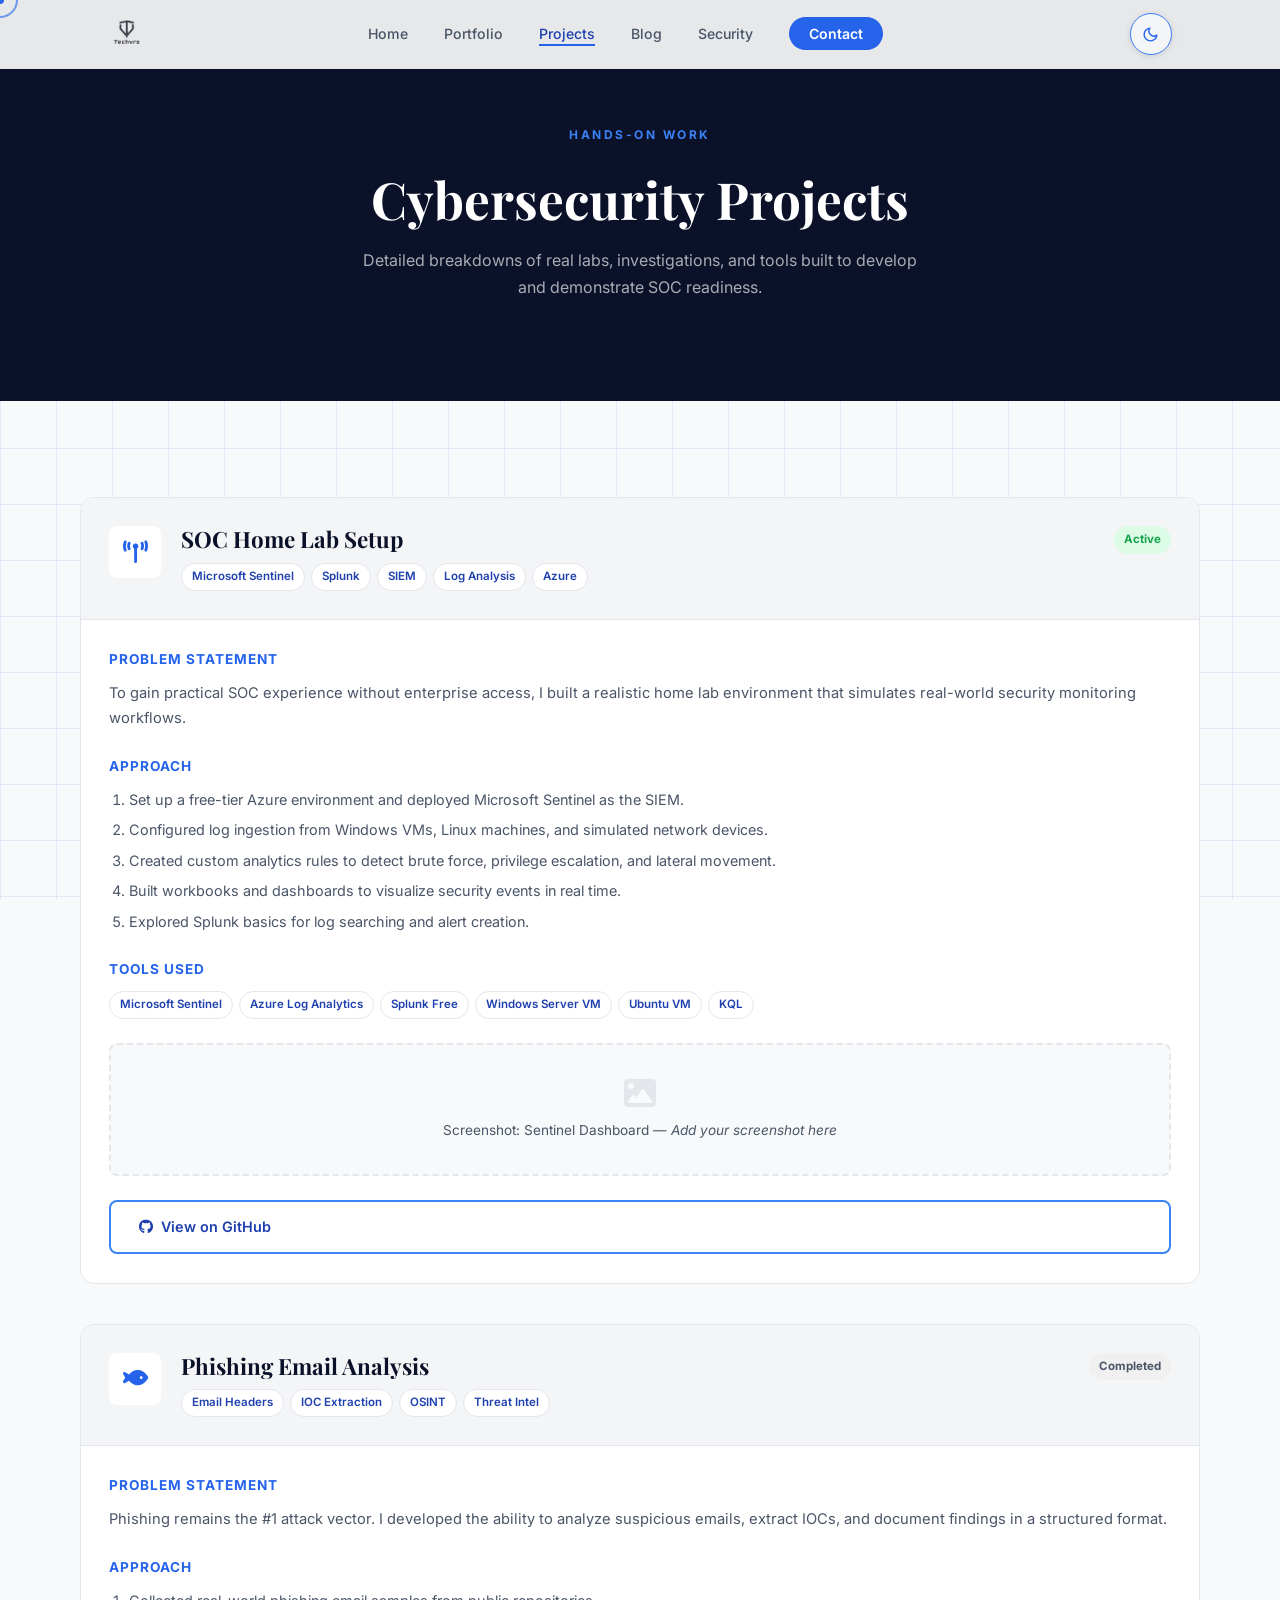
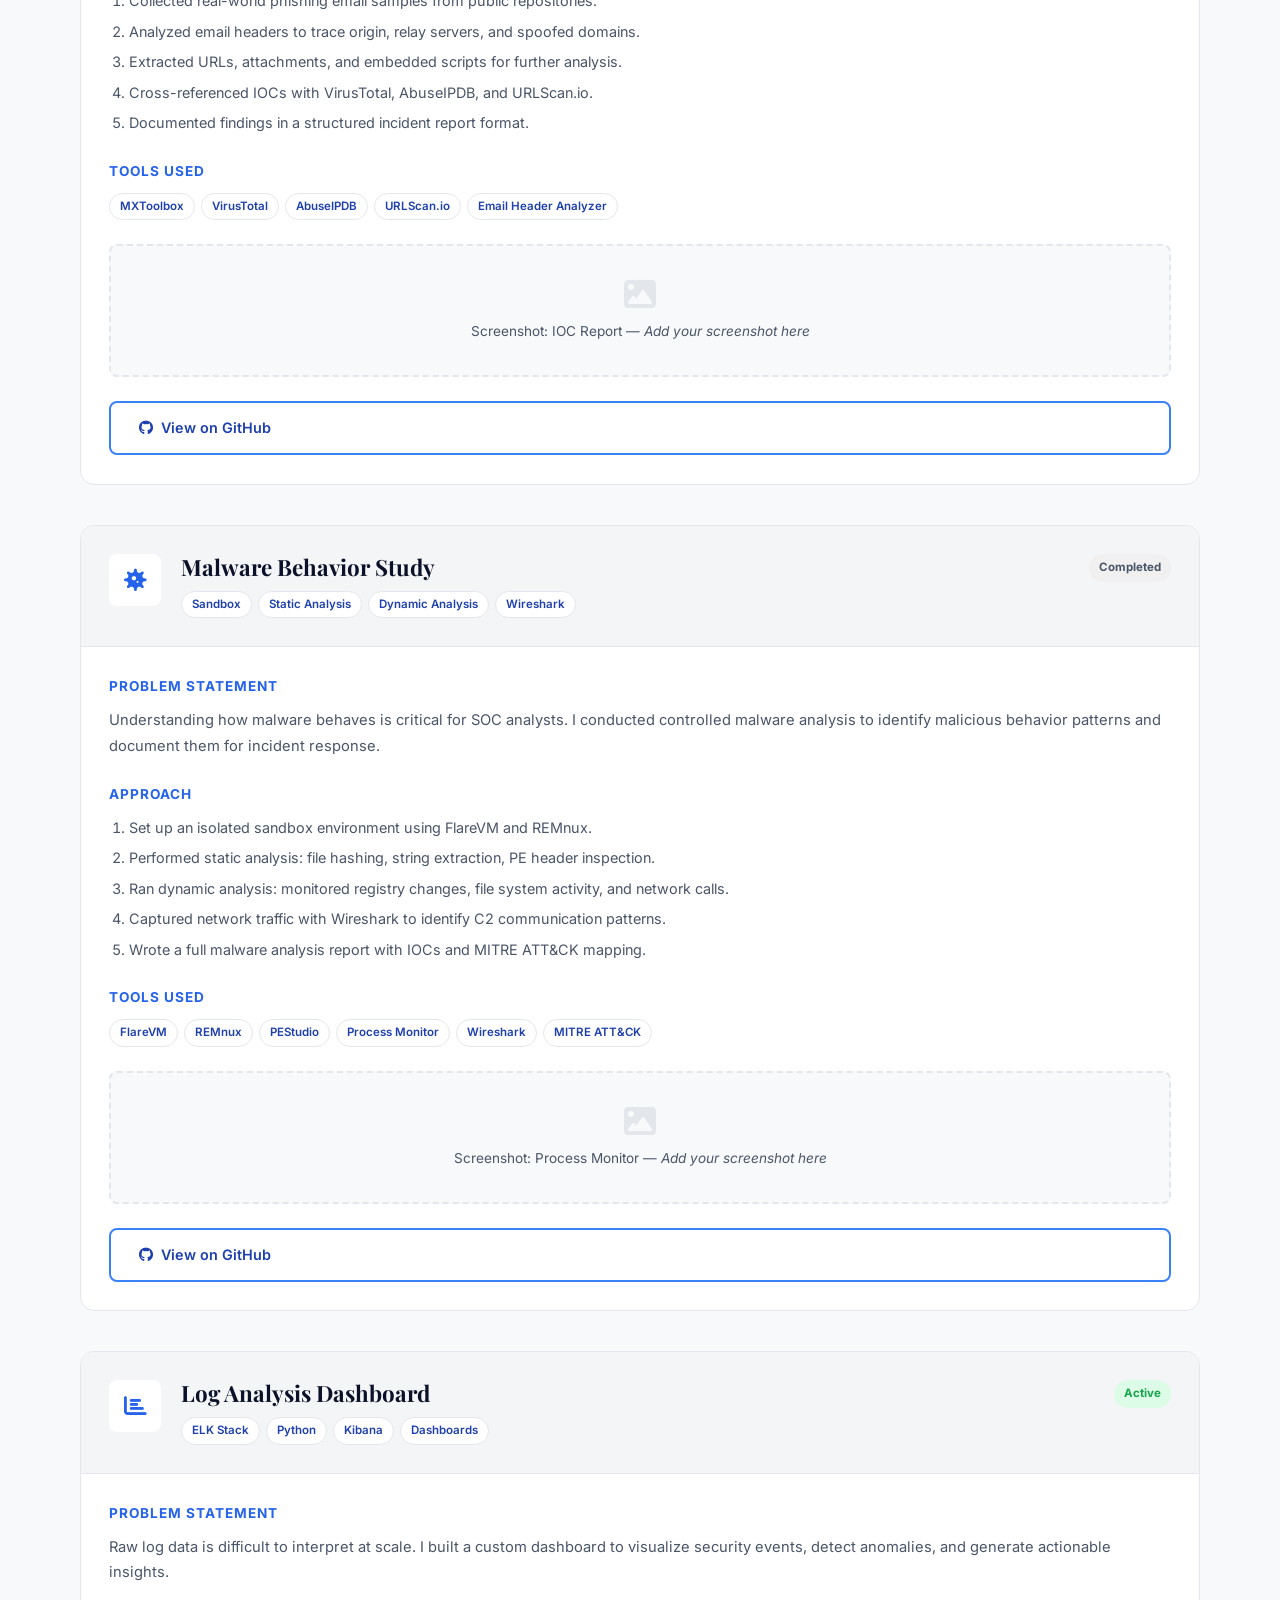
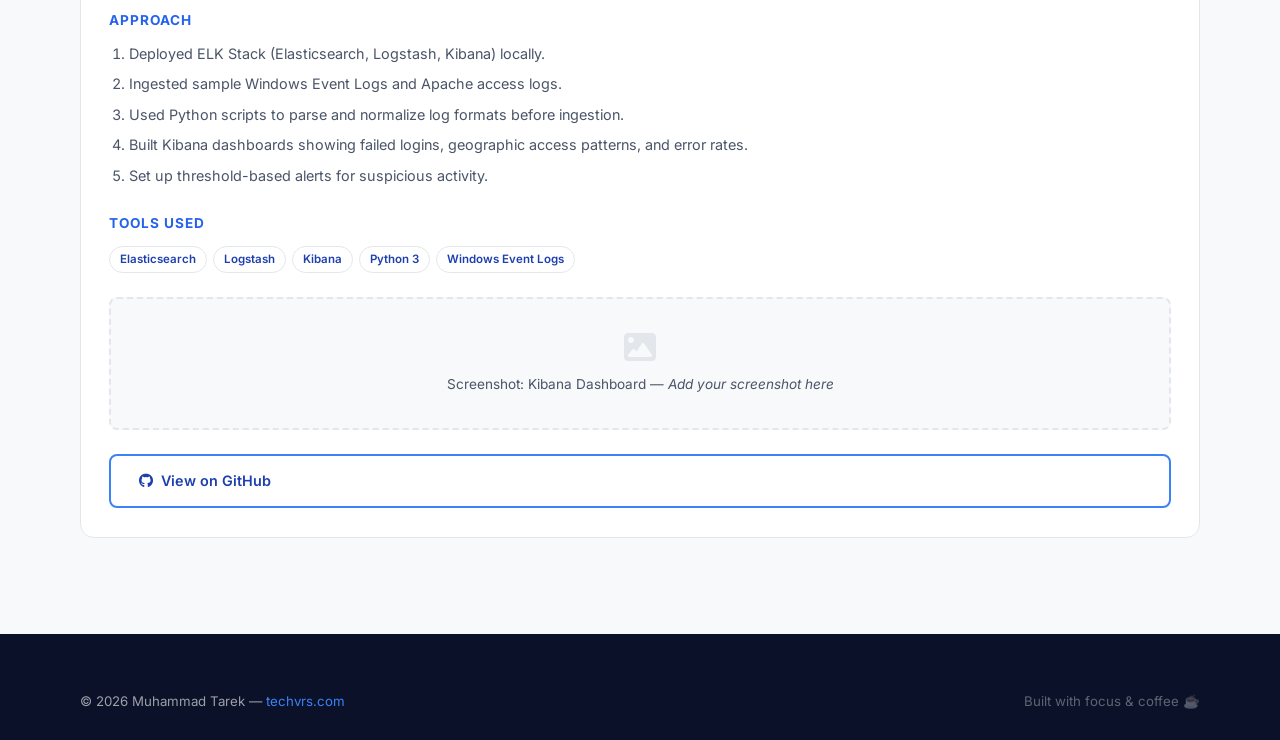
<file: projects/index.html>
<!DOCTYPE html>
<html lang="en">
<head>
  <meta charset="UTF-8" />
  <meta name="viewport" content="width=device-width, initial-scale=1.0" />
  <title>Projects | Muhammad Tarek — Techvrs</title>
  <meta name="description" content="Cybersecurity projects by Muhammad Tarek — SOC lab, phishing analysis, malware study, log dashboards." />
  <meta name="author" content="Muhammad Tarek" />
  <meta property="og:title" content="Projects | Muhammad Tarek — Techvrs" />
  <meta property="og:description" content="Cybersecurity projects — SOC lab, phishing analysis, malware study, log dashboards." />
  <meta property="og:image" content="/assets/whitemode/web-app-manifest-512x512.png" />
  <meta property="og:url" content="https://techvrs.com/projects/" />
  <meta name="twitter:card" content="summary_large_image" />
  <meta name="twitter:image" content="/assets/whitemode/web-app-manifest-512x512.png" />
  <link rel="icon" type="image/svg+xml" href="/assets/whitemode/favicon.svg" media="(prefers-color-scheme: light)" />
  <link rel="icon" type="image/svg+xml" href="/assets/darkmode/favicon.svg" media="(prefers-color-scheme: dark)" />
  <link rel="icon" type="image/png" sizes="96x96" href="/assets/whitemode/favicon-96x96.png" />
  <link rel="apple-touch-icon" href="/assets/whitemode/apple-touch-icon.png" />
  <link rel="manifest" href="/site.webmanifest" />
  <meta name="theme-color" content="#0A1128" />
  <meta http-equiv="X-Content-Type-Options" content="nosniff" />
  <meta http-equiv="X-Frame-Options" content="DENY" />
  <link rel="stylesheet" href="../style.css" />
  <link rel="preconnect" href="https://fonts.googleapis.com" />
  <link rel="preconnect" href="https://fonts.gstatic.com" crossorigin />
  <link href="https://fonts.googleapis.com/css2?family=Playfair+Display:wght@400;600;700&family=Inter:wght@300;400;500;600;700&family=JetBrains+Mono:wght@400;500&display=swap" rel="stylesheet" />
  <link rel="stylesheet" href="https://cdnjs.cloudflare.com/ajax/libs/font-awesome/6.5.0/css/all.min.css" />
  <script>
    // Apply saved/preferred theme before paint to avoid a flash of the wrong theme.
    (function () {
      try {
        var stored = localStorage.getItem('techvrs-theme');
        var theme = stored || (window.matchMedia('(prefers-color-scheme: dark)').matches ? 'dark' : 'light');
        document.documentElement.setAttribute('data-theme', theme);
      } catch (e) {}
    })();
  </script>
</head>
<body>
<a href="#main-content" class="skip-link">Skip to main content</a>
<header role="banner">
<nav class="navbar" id="navbar" aria-label="Main navigation">
  <div class="nav-container">
    <a href="/" class="nav-logo" aria-label="Techvrs Home"><img src="/assets/whitemode/favicon.svg" alt="Techvrs" class="logo-img" /></a>
    <ul class="nav-links" id="nav-links">
      <li><a href="/">Home</a></li>
      <li><a href="/portfolio/">Portfolio</a></li>
      <li><a href="/projects/" class="active">Projects</a></li>
      <li><a href="/blog/">Blog</a></li>
      <li><a href="/security/">Security</a></li>
      <li><a href="/#contact" class="nav-cta">Contact</a></li>
    </ul>
    <button class="theme-toggle" id="theme-toggle" aria-label="Switch to dark mode"><svg class="icon-moon" viewBox="0 0 24 24" aria-hidden="true" fill="none" stroke="currentColor" stroke-width="2" stroke-linecap="round" stroke-linejoin="round"><path d="M21 12.79A9 9 0 1 1 11.21 3 7 7 0 0 0 21 12.79z"/></svg><svg class="icon-sun" viewBox="0 0 24 24" aria-hidden="true" fill="none" stroke="currentColor" stroke-width="2" stroke-linecap="round" stroke-linejoin="round"><circle cx="12" cy="12" r="5"/><line x1="12" y1="1" x2="12" y2="3"/><line x1="12" y1="21" x2="12" y2="23"/><line x1="4.22" y1="4.22" x2="5.64" y2="5.64"/><line x1="18.36" y1="18.36" x2="19.78" y2="19.78"/><line x1="1" y1="12" x2="3" y2="12"/><line x1="21" y1="12" x2="23" y2="12"/><line x1="4.22" y1="19.78" x2="5.64" y2="18.36"/><line x1="18.36" y1="5.64" x2="19.78" y2="4.22"/></svg></button>
    <button class="hamburger" id="hamburger" aria-label="Toggle menu"><span></span><span></span><span></span></button>
  </div>
</nav>
</header>
<main id="main-content">

<div class="page-hero">
  <div class="container">
    <span class="section-tag">Hands-On Work</span>
    <h1 class="serif">Cybersecurity Projects</h1>
    <p>Detailed breakdowns of real labs, investigations, and tools built to develop and demonstrate SOC readiness.</p>
  </div>
</div>

<section class="section">
  <div class="container">
    <div class="project-detail-list">

      <div class="project-detail-card" id="soc-lab">
        <div class="pd-header">
          <div class="pd-icon"><i class="fas fa-tower-broadcast"></i></div>
          <div><h2 class="serif">SOC Home Lab Setup</h2><div class="pd-tags"><span>Microsoft Sentinel</span><span>Splunk</span><span>SIEM</span><span>Log Analysis</span><span>Azure</span></div></div>
          <span class="project-status active">Active</span>
        </div>
        <div class="pd-body">
          <div class="pd-section"><h4>Problem Statement</h4><p>To gain practical SOC experience without enterprise access, I built a realistic home lab environment that simulates real-world security monitoring workflows.</p></div>
          <div class="pd-section"><h4>Approach</h4><ol><li>Set up a free-tier Azure environment and deployed Microsoft Sentinel as the SIEM.</li><li>Configured log ingestion from Windows VMs, Linux machines, and simulated network devices.</li><li>Created custom analytics rules to detect brute force, privilege escalation, and lateral movement.</li><li>Built workbooks and dashboards to visualize security events in real time.</li><li>Explored Splunk basics for log searching and alert creation.</li></ol></div>
          <div class="pd-section"><h4>Tools Used</h4><div class="pd-tags"><span>Microsoft Sentinel</span><span>Azure Log Analytics</span><span>Splunk Free</span><span>Windows Server VM</span><span>Ubuntu VM</span><span>KQL</span></div></div>
          <div class="pd-section screenshot-placeholder"><i class="fas fa-image"></i><p>Screenshot: Sentinel Dashboard — <em>Add your screenshot here</em></p></div>
          <a href="https://github.com/hmtarekulislam376" target="_blank" rel="noopener" class="btn btn-outline"><i class="fab fa-github"></i> View on GitHub</a>
        </div>
      </div>

      <div class="project-detail-card" id="phishing">
        <div class="pd-header">
          <div class="pd-icon"><i class="fas fa-fish"></i></div>
          <div><h2 class="serif">Phishing Email Analysis</h2><div class="pd-tags"><span>Email Headers</span><span>IOC Extraction</span><span>OSINT</span><span>Threat Intel</span></div></div>
          <span class="project-status">Completed</span>
        </div>
        <div class="pd-body">
          <div class="pd-section"><h4>Problem Statement</h4><p>Phishing remains the #1 attack vector. I developed the ability to analyze suspicious emails, extract IOCs, and document findings in a structured format.</p></div>
          <div class="pd-section"><h4>Approach</h4><ol><li>Collected real-world phishing email samples from public repositories.</li><li>Analyzed email headers to trace origin, relay servers, and spoofed domains.</li><li>Extracted URLs, attachments, and embedded scripts for further analysis.</li><li>Cross-referenced IOCs with VirusTotal, AbuseIPDB, and URLScan.io.</li><li>Documented findings in a structured incident report format.</li></ol></div>
          <div class="pd-section"><h4>Tools Used</h4><div class="pd-tags"><span>MXToolbox</span><span>VirusTotal</span><span>AbuseIPDB</span><span>URLScan.io</span><span>Email Header Analyzer</span></div></div>
          <div class="pd-section screenshot-placeholder"><i class="fas fa-image"></i><p>Screenshot: IOC Report — <em>Add your screenshot here</em></p></div>
          <a href="https://github.com/hmtarekulislam376" target="_blank" rel="noopener" class="btn btn-outline"><i class="fab fa-github"></i> View on GitHub</a>
        </div>
      </div>

      <div class="project-detail-card" id="malware">
        <div class="pd-header">
          <div class="pd-icon"><i class="fas fa-virus"></i></div>
          <div><h2 class="serif">Malware Behavior Study</h2><div class="pd-tags"><span>Sandbox</span><span>Static Analysis</span><span>Dynamic Analysis</span><span>Wireshark</span></div></div>
          <span class="project-status">Completed</span>
        </div>
        <div class="pd-body">
          <div class="pd-section"><h4>Problem Statement</h4><p>Understanding how malware behaves is critical for SOC analysts. I conducted controlled malware analysis to identify malicious behavior patterns and document them for incident response.</p></div>
          <div class="pd-section"><h4>Approach</h4><ol><li>Set up an isolated sandbox environment using FlareVM and REMnux.</li><li>Performed static analysis: file hashing, string extraction, PE header inspection.</li><li>Ran dynamic analysis: monitored registry changes, file system activity, and network calls.</li><li>Captured network traffic with Wireshark to identify C2 communication patterns.</li><li>Wrote a full malware analysis report with IOCs and MITRE ATT&amp;CK mapping.</li></ol></div>
          <div class="pd-section"><h4>Tools Used</h4><div class="pd-tags"><span>FlareVM</span><span>REMnux</span><span>PEStudio</span><span>Process Monitor</span><span>Wireshark</span><span>MITRE ATT&amp;CK</span></div></div>
          <div class="pd-section screenshot-placeholder"><i class="fas fa-image"></i><p>Screenshot: Process Monitor — <em>Add your screenshot here</em></p></div>
          <a href="https://github.com/hmtarekulislam376" target="_blank" rel="noopener" class="btn btn-outline"><i class="fab fa-github"></i> View on GitHub</a>
        </div>
      </div>

      <div class="project-detail-card" id="log-dashboard">
        <div class="pd-header">
          <div class="pd-icon"><i class="fas fa-chart-bar"></i></div>
          <div><h2 class="serif">Log Analysis Dashboard</h2><div class="pd-tags"><span>ELK Stack</span><span>Python</span><span>Kibana</span><span>Dashboards</span></div></div>
          <span class="project-status active">Active</span>
        </div>
        <div class="pd-body">
          <div class="pd-section"><h4>Problem Statement</h4><p>Raw log data is difficult to interpret at scale. I built a custom dashboard to visualize security events, detect anomalies, and generate actionable insights.</p></div>
          <div class="pd-section"><h4>Approach</h4><ol><li>Deployed ELK Stack (Elasticsearch, Logstash, Kibana) locally.</li><li>Ingested sample Windows Event Logs and Apache access logs.</li><li>Used Python scripts to parse and normalize log formats before ingestion.</li><li>Built Kibana dashboards showing failed logins, geographic access patterns, and error rates.</li><li>Set up threshold-based alerts for suspicious activity.</li></ol></div>
          <div class="pd-section"><h4>Tools Used</h4><div class="pd-tags"><span>Elasticsearch</span><span>Logstash</span><span>Kibana</span><span>Python 3</span><span>Windows Event Logs</span></div></div>
          <div class="pd-section screenshot-placeholder"><i class="fas fa-image"></i><p>Screenshot: Kibana Dashboard — <em>Add your screenshot here</em></p></div>
          <a href="https://github.com/hmtarekulislam376" target="_blank" rel="noopener" class="btn btn-outline"><i class="fab fa-github"></i> View on GitHub</a>
        </div>
      </div>

    </div>
  </div>
</section>

</main>
<footer class="footer" role="contentinfo">
  <div class="container">
    <div class="footer-bottom">
      <p>&copy; 2026 Muhammad Tarek — <a href="https://techvrs.com">techvrs.com</a></p>
      <p class="footer-made">Built with focus &amp; coffee ☕</p>
    </div>
  </div>
</footer>
<script src="../script.js"></script>
</body>
</html>
</file>
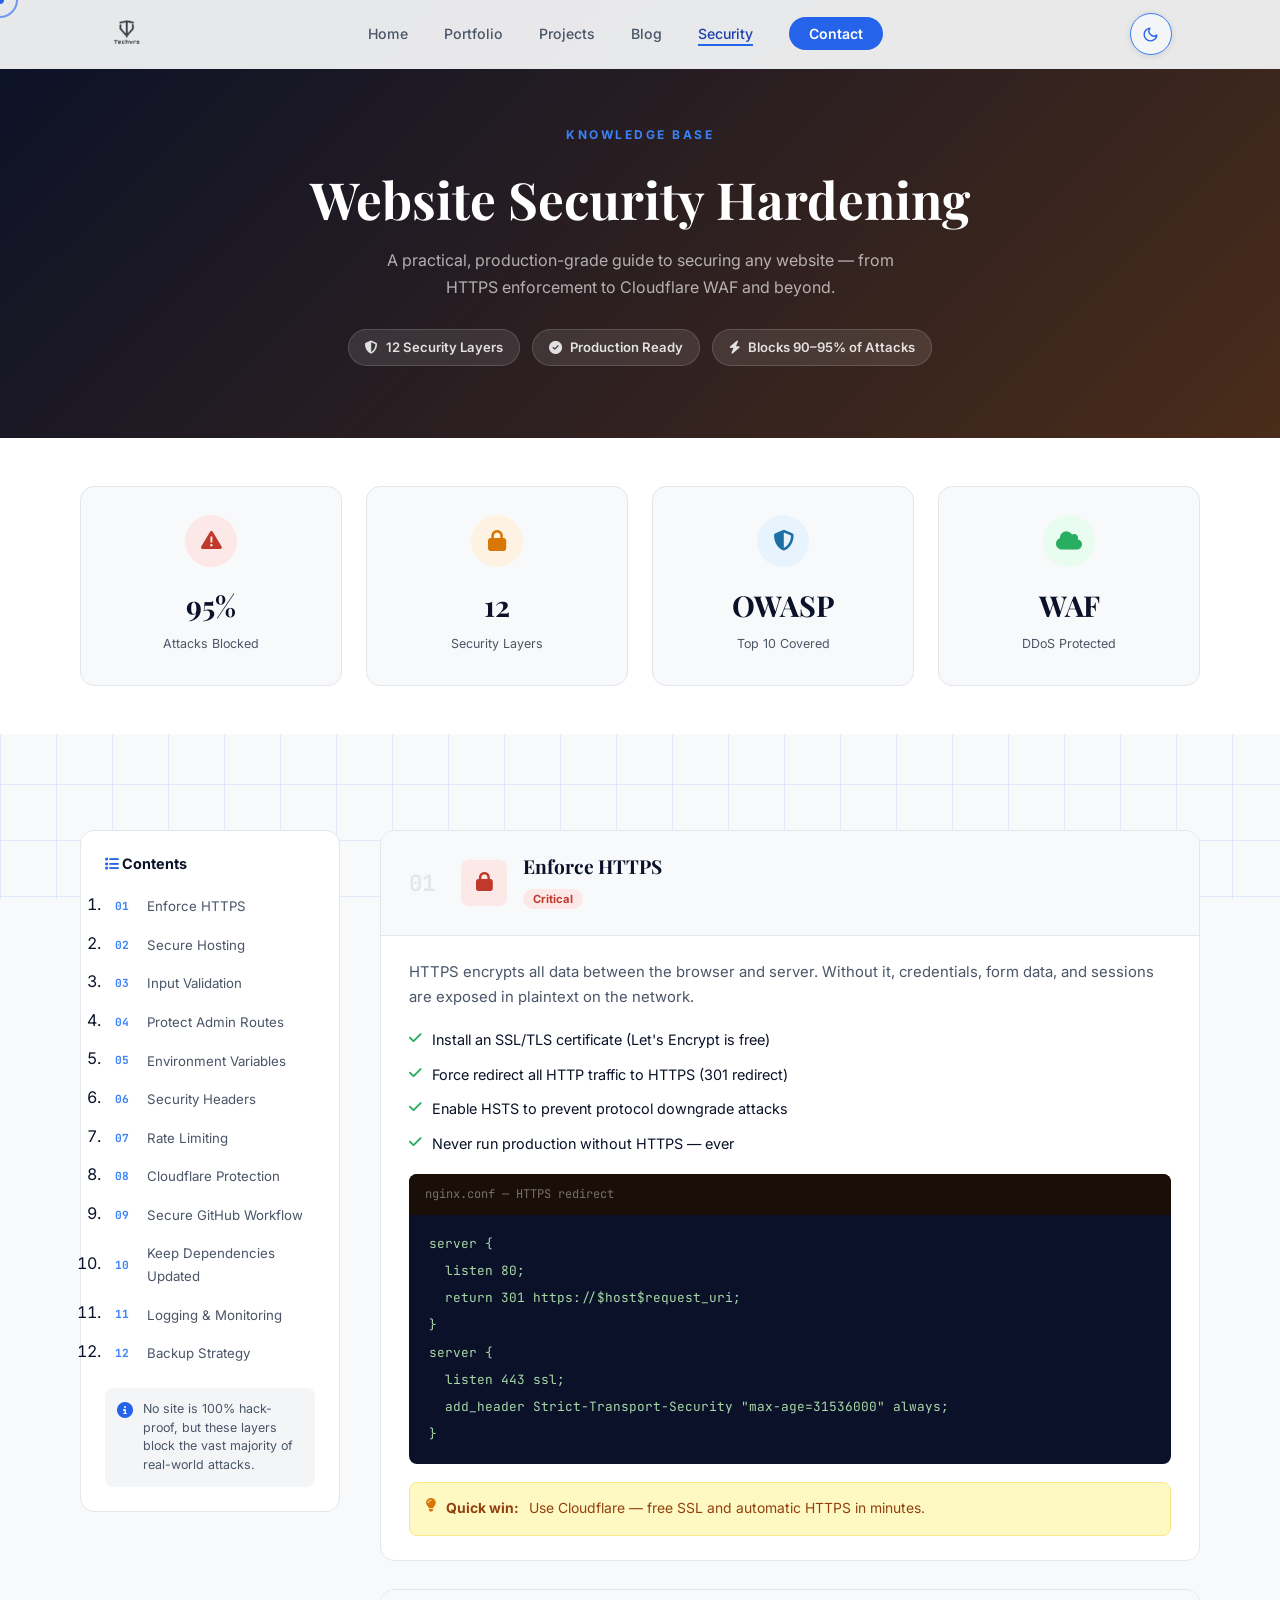
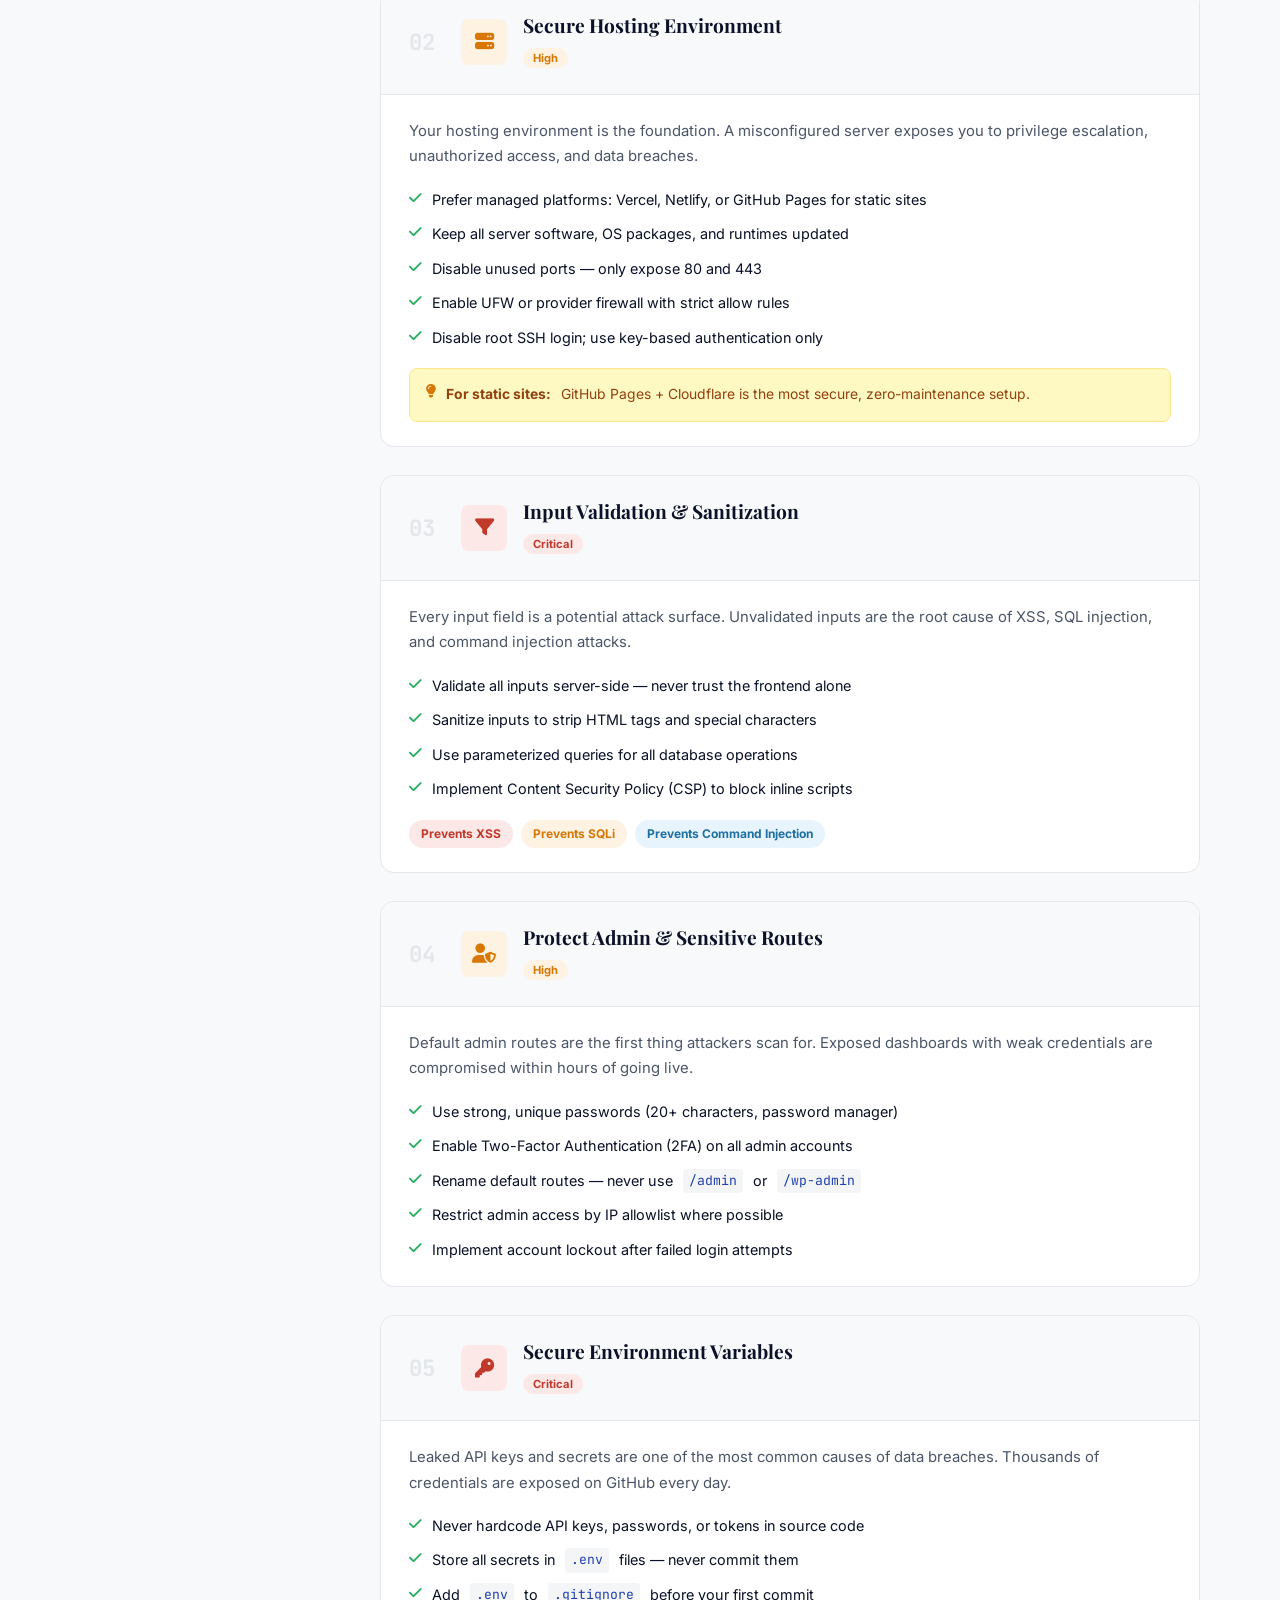
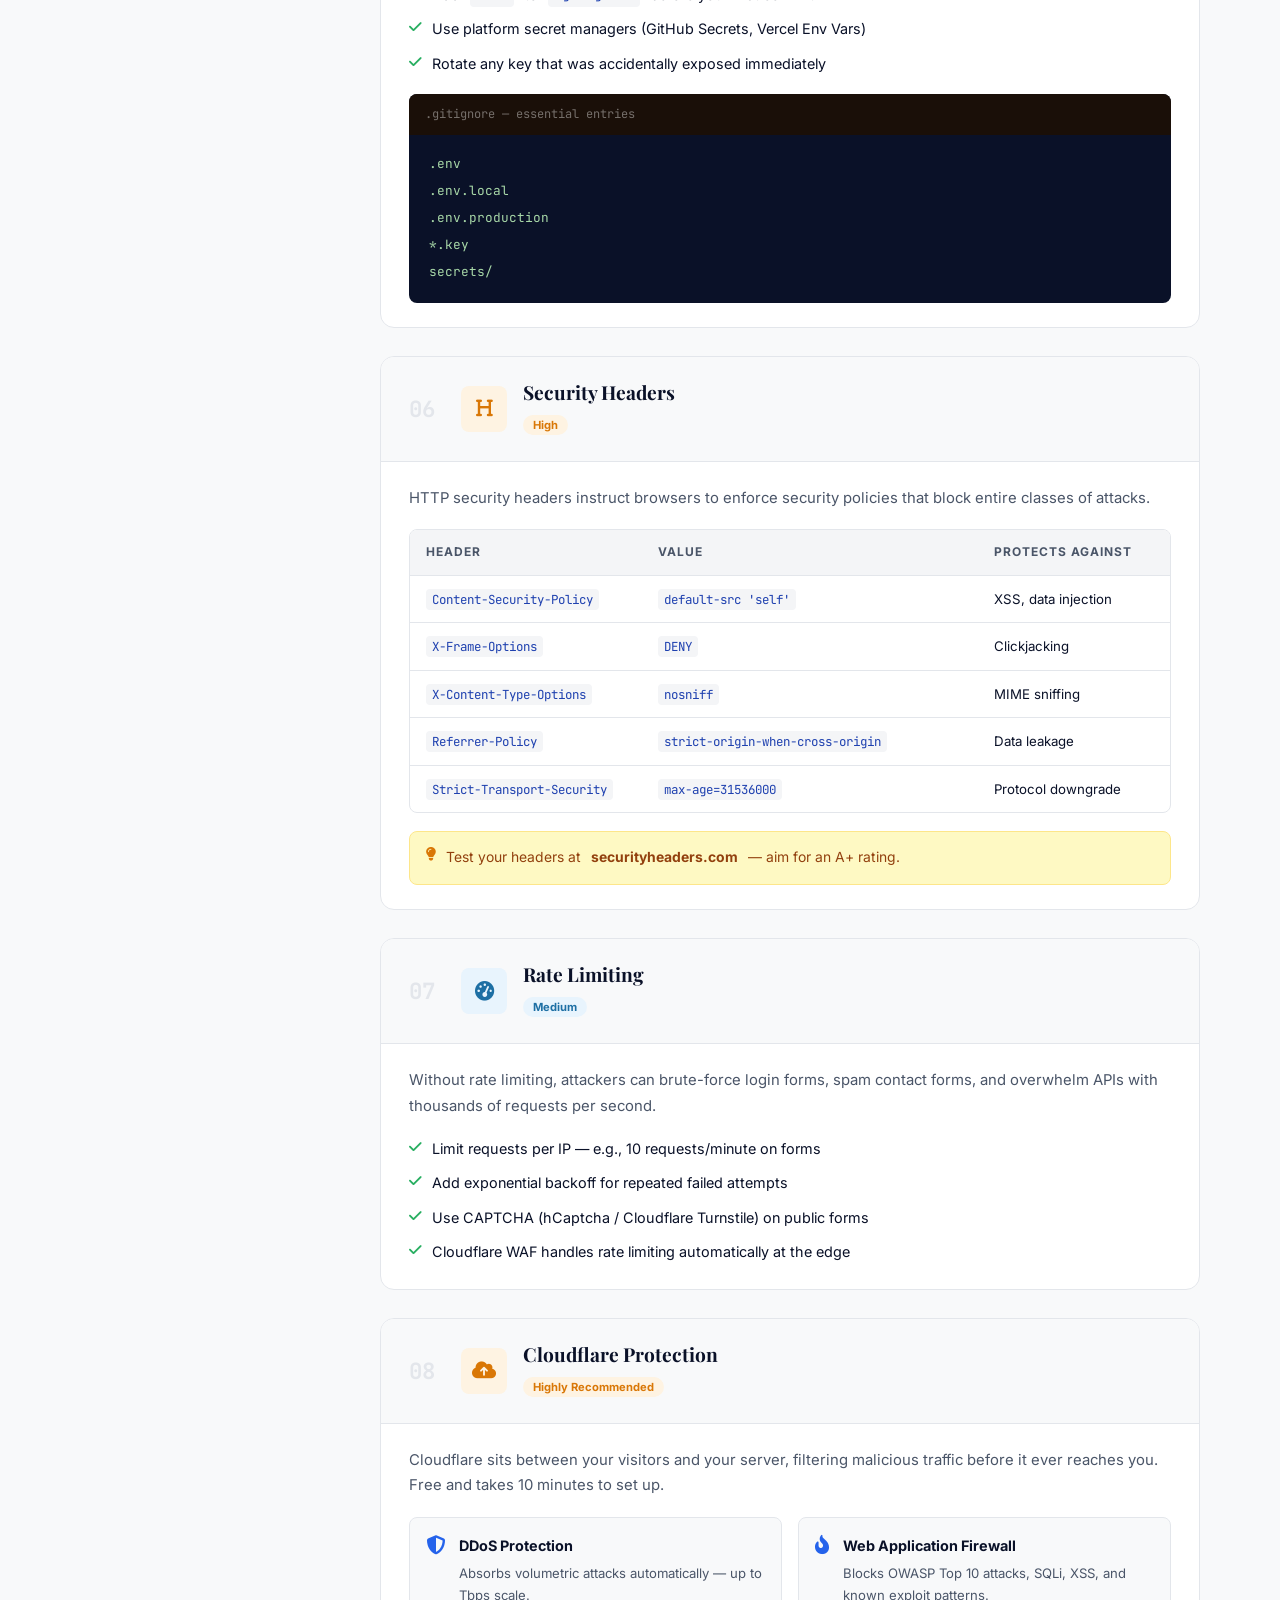
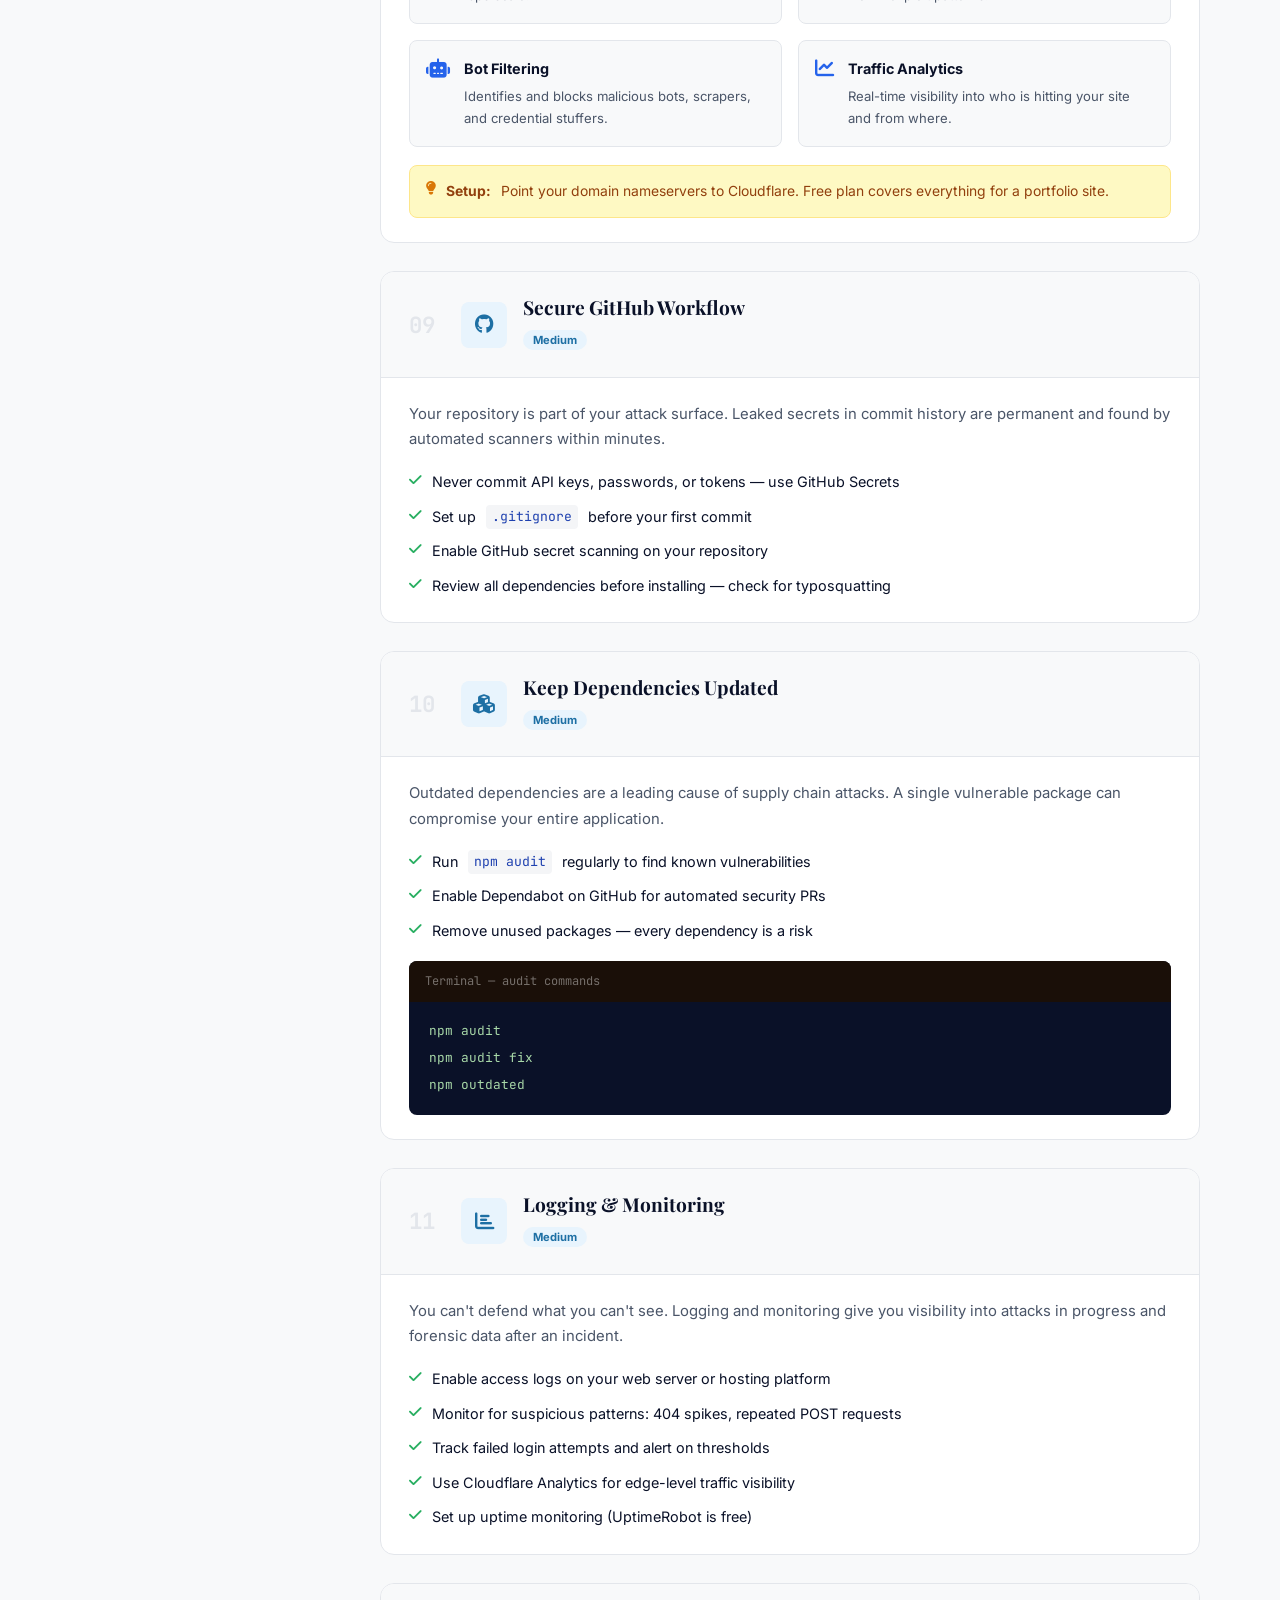
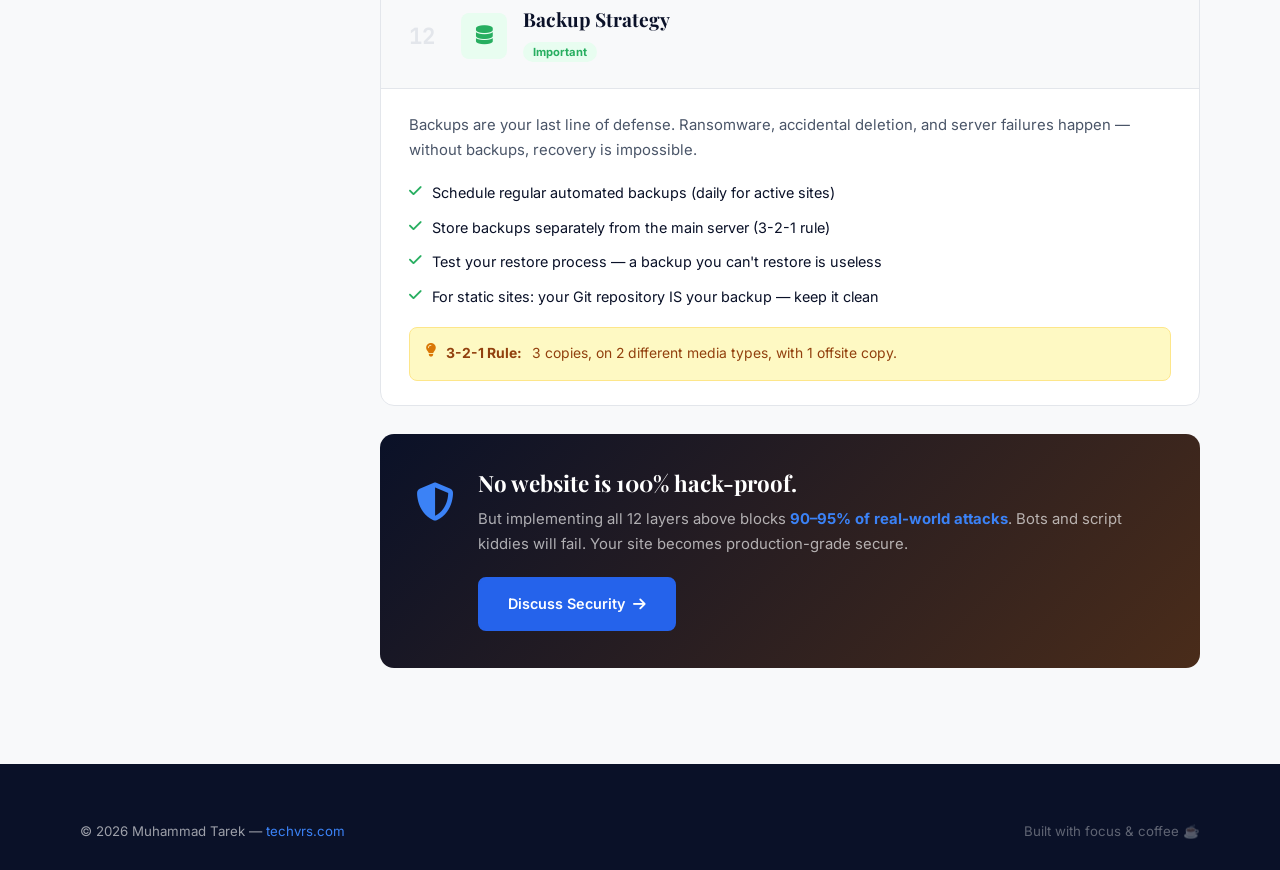
<file: security/index.html>
<!DOCTYPE html>
<html lang="en">
<head>
  <meta charset="UTF-8" />
  <meta name="viewport" content="width=device-width, initial-scale=1.0" />
  <title>Security Hardening | Muhammad Tarek — Techvrs</title>
  <meta name="description" content="Website security hardening guide by Muhammad Tarek — HTTPS, headers, input validation, Cloudflare, and more." />
  <meta name="author" content="Muhammad Tarek" />
  <meta property="og:title" content="Security Hardening | Muhammad Tarek — Techvrs" />
  <meta property="og:description" content="Website security hardening guide — HTTPS, headers, Cloudflare WAF, and 12 security layers." />
  <meta property="og:image" content="/assets/whitemode/web-app-manifest-512x512.png" />
  <meta property="og:url" content="https://techvrs.com/security/" />
  <meta name="twitter:card" content="summary_large_image" />
  <meta name="twitter:image" content="/assets/whitemode/web-app-manifest-512x512.png" />
  <link rel="icon" type="image/svg+xml" href="/assets/whitemode/favicon.svg" media="(prefers-color-scheme: light)" />
  <link rel="icon" type="image/svg+xml" href="/assets/darkmode/favicon.svg" media="(prefers-color-scheme: dark)" />
  <link rel="icon" type="image/png" sizes="96x96" href="/assets/whitemode/favicon-96x96.png" />
  <link rel="apple-touch-icon" href="/assets/whitemode/apple-touch-icon.png" />
  <link rel="manifest" href="/site.webmanifest" />
  <meta name="theme-color" content="#0A1128" />
  <meta http-equiv="X-Content-Type-Options" content="nosniff" />
  <meta http-equiv="X-Frame-Options" content="DENY" />
  <meta http-equiv="Referrer-Policy" content="strict-origin-when-cross-origin" />
  <link rel="stylesheet" href="../style.css" />
  <link rel="preconnect" href="https://fonts.googleapis.com" />
  <link rel="preconnect" href="https://fonts.gstatic.com" crossorigin />
  <link href="https://fonts.googleapis.com/css2?family=Playfair+Display:wght@400;600;700&family=Inter:wght@300;400;500;600;700&family=JetBrains+Mono:wght@400;500&display=swap" rel="stylesheet" />
  <link rel="stylesheet" href="https://cdnjs.cloudflare.com/ajax/libs/font-awesome/6.5.0/css/all.min.css" />
  <script>
    // Apply saved/preferred theme before paint to avoid a flash of the wrong theme.
    (function () {
      try {
        var stored = localStorage.getItem('techvrs-theme');
        var theme = stored || (window.matchMedia('(prefers-color-scheme: dark)').matches ? 'dark' : 'light');
        document.documentElement.setAttribute('data-theme', theme);
      } catch (e) {}
    })();
  </script>
</head>
<body>
<a href="#main-content" class="skip-link">Skip to main content</a>
<header role="banner">
<nav class="navbar" id="navbar" aria-label="Main navigation">
  <div class="nav-container">
    <a href="/" class="nav-logo" aria-label="Techvrs Home"><img src="/assets/whitemode/favicon.svg" alt="Techvrs" class="logo-img" /></a>
    <ul class="nav-links" id="nav-links">
      <li><a href="/">Home</a></li>
      <li><a href="/portfolio/">Portfolio</a></li>
      <li><a href="/projects/">Projects</a></li>
      <li><a href="/blog/">Blog</a></li>
      <li><a href="/security/" class="active">Security</a></li>
      <li><a href="/#contact" class="nav-cta">Contact</a></li>
    </ul>
    <button class="theme-toggle" id="theme-toggle" aria-label="Switch to dark mode"><svg class="icon-moon" viewBox="0 0 24 24" aria-hidden="true" fill="none" stroke="currentColor" stroke-width="2" stroke-linecap="round" stroke-linejoin="round"><path d="M21 12.79A9 9 0 1 1 11.21 3 7 7 0 0 0 21 12.79z"/></svg><svg class="icon-sun" viewBox="0 0 24 24" aria-hidden="true" fill="none" stroke="currentColor" stroke-width="2" stroke-linecap="round" stroke-linejoin="round"><circle cx="12" cy="12" r="5"/><line x1="12" y1="1" x2="12" y2="3"/><line x1="12" y1="21" x2="12" y2="23"/><line x1="4.22" y1="4.22" x2="5.64" y2="5.64"/><line x1="18.36" y1="18.36" x2="19.78" y2="19.78"/><line x1="1" y1="12" x2="3" y2="12"/><line x1="21" y1="12" x2="23" y2="12"/><line x1="4.22" y1="19.78" x2="5.64" y2="18.36"/><line x1="18.36" y1="5.64" x2="19.78" y2="4.22"/></svg></button>
    <button class="hamburger" id="hamburger" aria-label="Toggle menu"><span></span><span></span><span></span></button>
  </div>
</nav>
</header>
<main id="main-content">

<div class="page-hero sec-hero">
  <div class="container">
    <span class="section-tag">Knowledge Base</span>
    <h1 class="serif">Website Security Hardening</h1>
    <p>A practical, production-grade guide to securing any website — from HTTPS enforcement to Cloudflare WAF and beyond.</p>
    <div class="sec-hero-badges">
      <span><i class="fas fa-shield-halved"></i> 12 Security Layers</span>
      <span><i class="fas fa-check-circle"></i> Production Ready</span>
      <span><i class="fas fa-bolt"></i> Blocks 90–95% of Attacks</span>
    </div>
  </div>
</div>

<section class="section sec-stats-section">
  <div class="container">
    <div class="sec-stats">
      <div class="sec-stat"><div class="sec-stat-icon critical"><i class="fas fa-triangle-exclamation"></i></div><span class="sec-stat-n">95%</span><span class="sec-stat-l">Attacks Blocked</span></div>
      <div class="sec-stat"><div class="sec-stat-icon high"><i class="fas fa-lock"></i></div><span class="sec-stat-n">12</span><span class="sec-stat-l">Security Layers</span></div>
      <div class="sec-stat"><div class="sec-stat-icon medium"><i class="fas fa-shield-halved"></i></div><span class="sec-stat-n">OWASP</span><span class="sec-stat-l">Top 10 Covered</span></div>
      <div class="sec-stat"><div class="sec-stat-icon low"><i class="fas fa-cloud"></i></div><span class="sec-stat-n">WAF</span><span class="sec-stat-l">DDoS Protected</span></div>
    </div>
  </div>
</section>

<section class="section">
  <div class="container">
    <div class="sec-layout">
      <aside class="sec-toc" aria-label="Table of contents">
        <div class="toc-card">
          <h3><i class="fas fa-list"></i> Contents</h3>
          <ol class="toc-list">
            <li><a href="#https">Enforce HTTPS</a></li>
            <li><a href="#hosting">Secure Hosting</a></li>
            <li><a href="#input">Input Validation</a></li>
            <li><a href="#admin">Protect Admin Routes</a></li>
            <li><a href="#env">Environment Variables</a></li>
            <li><a href="#headers">Security Headers</a></li>
            <li><a href="#ratelimit">Rate Limiting</a></li>
            <li><a href="#cloudflare">Cloudflare Protection</a></li>
            <li><a href="#github">Secure GitHub Workflow</a></li>
            <li><a href="#deps">Keep Dependencies Updated</a></li>
            <li><a href="#logging">Logging & Monitoring</a></li>
            <li><a href="#backup">Backup Strategy</a></li>
          </ol>
          <div class="toc-note"><i class="fas fa-info-circle"></i><p>No site is 100% hack-proof, but these layers block the vast majority of real-world attacks.</p></div>
        </div>
      </aside>
      <div class="sec-content">
        <article class="sec-card" id="https"><div class="sec-card-header"><div class="sec-num">01</div><div class="sec-icon critical"><i class="fas fa-lock"></i></div><div><h2 class="serif">Enforce HTTPS</h2><span class="sec-priority critical-badge">Critical</span></div></div><div class="sec-card-body"><p>HTTPS encrypts all data between the browser and server. Without it, credentials, form data, and sessions are exposed in plaintext on the network.</p><ul class="sec-list"><li><i class="fas fa-check"></i> Install an SSL/TLS certificate (Let's Encrypt is free)</li><li><i class="fas fa-check"></i> Force redirect all HTTP traffic to HTTPS (301 redirect)</li><li><i class="fas fa-check"></i> Enable HSTS to prevent protocol downgrade attacks</li><li><i class="fas fa-check"></i> Never run production without HTTPS — ever</li></ul><div class="sec-code"><div class="sec-code-bar"><span>nginx.conf — HTTPS redirect</span></div><pre><code>server {
  listen 80;
  return 301 https://$host$request_uri;
}
server {
  listen 443 ssl;
  add_header Strict-Transport-Security "max-age=31536000" always;
}</code></pre></div><div class="sec-tip"><i class="fas fa-lightbulb"></i> <strong>Quick win:</strong> Use Cloudflare — free SSL and automatic HTTPS in minutes.</div></div></article>
        <article class="sec-card" id="hosting"><div class="sec-card-header"><div class="sec-num">02</div><div class="sec-icon high"><i class="fas fa-server"></i></div><div><h2 class="serif">Secure Hosting Environment</h2><span class="sec-priority high-badge">High</span></div></div><div class="sec-card-body"><p>Your hosting environment is the foundation. A misconfigured server exposes you to privilege escalation, unauthorized access, and data breaches.</p><ul class="sec-list"><li><i class="fas fa-check"></i> Prefer managed platforms: Vercel, Netlify, or GitHub Pages for static sites</li><li><i class="fas fa-check"></i> Keep all server software, OS packages, and runtimes updated</li><li><i class="fas fa-check"></i> Disable unused ports — only expose 80 and 443</li><li><i class="fas fa-check"></i> Enable UFW or provider firewall with strict allow rules</li><li><i class="fas fa-check"></i> Disable root SSH login; use key-based authentication only</li></ul><div class="sec-tip"><i class="fas fa-lightbulb"></i> <strong>For static sites:</strong> GitHub Pages + Cloudflare is the most secure, zero-maintenance setup.</div></div></article>
        <article class="sec-card" id="input"><div class="sec-card-header"><div class="sec-num">03</div><div class="sec-icon critical"><i class="fas fa-filter"></i></div><div><h2 class="serif">Input Validation & Sanitization</h2><span class="sec-priority critical-badge">Critical</span></div></div><div class="sec-card-body"><p>Every input field is a potential attack surface. Unvalidated inputs are the root cause of XSS, SQL injection, and command injection attacks.</p><ul class="sec-list"><li><i class="fas fa-check"></i> Validate all inputs server-side — never trust the frontend alone</li><li><i class="fas fa-check"></i> Sanitize inputs to strip HTML tags and special characters</li><li><i class="fas fa-check"></i> Use parameterized queries for all database operations</li><li><i class="fas fa-check"></i> Implement Content Security Policy (CSP) to block inline scripts</li></ul><div class="sec-threats"><span class="threat xss">Prevents XSS</span><span class="threat sqli">Prevents SQLi</span><span class="threat cmd">Prevents Command Injection</span></div></div></article>
        <article class="sec-card" id="admin"><div class="sec-card-header"><div class="sec-num">04</div><div class="sec-icon high"><i class="fas fa-user-shield"></i></div><div><h2 class="serif">Protect Admin & Sensitive Routes</h2><span class="sec-priority high-badge">High</span></div></div><div class="sec-card-body"><p>Default admin routes are the first thing attackers scan for. Exposed dashboards with weak credentials are compromised within hours of going live.</p><ul class="sec-list"><li><i class="fas fa-check"></i> Use strong, unique passwords (20+ characters, password manager)</li><li><i class="fas fa-check"></i> Enable Two-Factor Authentication (2FA) on all admin accounts</li><li><i class="fas fa-check"></i> Rename default routes — never use <code>/admin</code> or <code>/wp-admin</code></li><li><i class="fas fa-check"></i> Restrict admin access by IP allowlist where possible</li><li><i class="fas fa-check"></i> Implement account lockout after failed login attempts</li></ul></div></article>
        <article class="sec-card" id="env"><div class="sec-card-header"><div class="sec-num">05</div><div class="sec-icon critical"><i class="fas fa-key"></i></div><div><h2 class="serif">Secure Environment Variables</h2><span class="sec-priority critical-badge">Critical</span></div></div><div class="sec-card-body"><p>Leaked API keys and secrets are one of the most common causes of data breaches. Thousands of credentials are exposed on GitHub every day.</p><ul class="sec-list"><li><i class="fas fa-check"></i> Never hardcode API keys, passwords, or tokens in source code</li><li><i class="fas fa-check"></i> Store all secrets in <code>.env</code> files — never commit them</li><li><i class="fas fa-check"></i> Add <code>.env</code> to <code>.gitignore</code> before your first commit</li><li><i class="fas fa-check"></i> Use platform secret managers (GitHub Secrets, Vercel Env Vars)</li><li><i class="fas fa-check"></i> Rotate any key that was accidentally exposed immediately</li></ul><div class="sec-code"><div class="sec-code-bar"><span>.gitignore — essential entries</span></div><pre><code>.env
.env.local
.env.production
*.key
secrets/</code></pre></div></div></article>
        <article class="sec-card" id="headers"><div class="sec-card-header"><div class="sec-num">06</div><div class="sec-icon high"><i class="fas fa-heading"></i></div><div><h2 class="serif">Security Headers</h2><span class="sec-priority high-badge">High</span></div></div><div class="sec-card-body"><p>HTTP security headers instruct browsers to enforce security policies that block entire classes of attacks.</p><div class="headers-table"><div class="ht-row ht-header"><span>Header</span><span>Value</span><span>Protects Against</span></div><div class="ht-row"><span><code>Content-Security-Policy</code></span><span><code>default-src 'self'</code></span><span>XSS, data injection</span></div><div class="ht-row"><span><code>X-Frame-Options</code></span><span><code>DENY</code></span><span>Clickjacking</span></div><div class="ht-row"><span><code>X-Content-Type-Options</code></span><span><code>nosniff</code></span><span>MIME sniffing</span></div><div class="ht-row"><span><code>Referrer-Policy</code></span><span><code>strict-origin-when-cross-origin</code></span><span>Data leakage</span></div><div class="ht-row"><span><code>Strict-Transport-Security</code></span><span><code>max-age=31536000</code></span><span>Protocol downgrade</span></div></div><div class="sec-tip"><i class="fas fa-lightbulb"></i> Test your headers at <strong>securityheaders.com</strong> — aim for an A+ rating.</div></div></article>
        <article class="sec-card" id="ratelimit"><div class="sec-card-header"><div class="sec-num">07</div><div class="sec-icon medium"><i class="fas fa-gauge-high"></i></div><div><h2 class="serif">Rate Limiting</h2><span class="sec-priority medium-badge">Medium</span></div></div><div class="sec-card-body"><p>Without rate limiting, attackers can brute-force login forms, spam contact forms, and overwhelm APIs with thousands of requests per second.</p><ul class="sec-list"><li><i class="fas fa-check"></i> Limit requests per IP — e.g., 10 requests/minute on forms</li><li><i class="fas fa-check"></i> Add exponential backoff for repeated failed attempts</li><li><i class="fas fa-check"></i> Use CAPTCHA (hCaptcha / Cloudflare Turnstile) on public forms</li><li><i class="fas fa-check"></i> Cloudflare WAF handles rate limiting automatically at the edge</li></ul></div></article>
        <article class="sec-card" id="cloudflare"><div class="sec-card-header"><div class="sec-num">08</div><div class="sec-icon high"><i class="fas fa-cloud-arrow-up"></i></div><div><h2 class="serif">Cloudflare Protection</h2><span class="sec-priority high-badge">Highly Recommended</span></div></div><div class="sec-card-body"><p>Cloudflare sits between your visitors and your server, filtering malicious traffic before it ever reaches you. Free and takes 10 minutes to set up.</p><div class="cf-features"><div class="cf-feat"><i class="fas fa-shield-halved"></i><div><strong>DDoS Protection</strong><p>Absorbs volumetric attacks automatically — up to Tbps scale.</p></div></div><div class="cf-feat"><i class="fas fa-fire-flame-curved"></i><div><strong>Web Application Firewall</strong><p>Blocks OWASP Top 10 attacks, SQLi, XSS, and known exploit patterns.</p></div></div><div class="cf-feat"><i class="fas fa-robot"></i><div><strong>Bot Filtering</strong><p>Identifies and blocks malicious bots, scrapers, and credential stuffers.</p></div></div><div class="cf-feat"><i class="fas fa-chart-line"></i><div><strong>Traffic Analytics</strong><p>Real-time visibility into who is hitting your site and from where.</p></div></div></div><div class="sec-tip"><i class="fas fa-lightbulb"></i> <strong>Setup:</strong> Point your domain nameservers to Cloudflare. Free plan covers everything for a portfolio site.</div></div></article>
        <article class="sec-card" id="github"><div class="sec-card-header"><div class="sec-num">09</div><div class="sec-icon medium"><i class="fab fa-github"></i></div><div><h2 class="serif">Secure GitHub Workflow</h2><span class="sec-priority medium-badge">Medium</span></div></div><div class="sec-card-body"><p>Your repository is part of your attack surface. Leaked secrets in commit history are permanent and found by automated scanners within minutes.</p><ul class="sec-list"><li><i class="fas fa-check"></i> Never commit API keys, passwords, or tokens — use GitHub Secrets</li><li><i class="fas fa-check"></i> Set up <code>.gitignore</code> before your first commit</li><li><i class="fas fa-check"></i> Enable GitHub secret scanning on your repository</li><li><i class="fas fa-check"></i> Review all dependencies before installing — check for typosquatting</li></ul></div></article>
        <article class="sec-card" id="deps"><div class="sec-card-header"><div class="sec-num">10</div><div class="sec-icon medium"><i class="fas fa-cubes"></i></div><div><h2 class="serif">Keep Dependencies Updated</h2><span class="sec-priority medium-badge">Medium</span></div></div><div class="sec-card-body"><p>Outdated dependencies are a leading cause of supply chain attacks. A single vulnerable package can compromise your entire application.</p><ul class="sec-list"><li><i class="fas fa-check"></i> Run <code>npm audit</code> regularly to find known vulnerabilities</li><li><i class="fas fa-check"></i> Enable Dependabot on GitHub for automated security PRs</li><li><i class="fas fa-check"></i> Remove unused packages — every dependency is a risk</li></ul><div class="sec-code"><div class="sec-code-bar"><span>Terminal — audit commands</span></div><pre><code>npm audit
npm audit fix
npm outdated</code></pre></div></div></article>
        <article class="sec-card" id="logging"><div class="sec-card-header"><div class="sec-num">11</div><div class="sec-icon medium"><i class="fas fa-chart-bar"></i></div><div><h2 class="serif">Logging & Monitoring</h2><span class="sec-priority medium-badge">Medium</span></div></div><div class="sec-card-body"><p>You can't defend what you can't see. Logging and monitoring give you visibility into attacks in progress and forensic data after an incident.</p><ul class="sec-list"><li><i class="fas fa-check"></i> Enable access logs on your web server or hosting platform</li><li><i class="fas fa-check"></i> Monitor for suspicious patterns: 404 spikes, repeated POST requests</li><li><i class="fas fa-check"></i> Track failed login attempts and alert on thresholds</li><li><i class="fas fa-check"></i> Use Cloudflare Analytics for edge-level traffic visibility</li><li><i class="fas fa-check"></i> Set up uptime monitoring (UptimeRobot is free)</li></ul></div></article>
        <article class="sec-card" id="backup"><div class="sec-card-header"><div class="sec-num">12</div><div class="sec-icon low"><i class="fas fa-database"></i></div><div><h2 class="serif">Backup Strategy</h2><span class="sec-priority low-badge">Important</span></div></div><div class="sec-card-body"><p>Backups are your last line of defense. Ransomware, accidental deletion, and server failures happen — without backups, recovery is impossible.</p><ul class="sec-list"><li><i class="fas fa-check"></i> Schedule regular automated backups (daily for active sites)</li><li><i class="fas fa-check"></i> Store backups separately from the main server (3-2-1 rule)</li><li><i class="fas fa-check"></i> Test your restore process — a backup you can't restore is useless</li><li><i class="fas fa-check"></i> For static sites: your Git repository IS your backup — keep it clean</li></ul><div class="sec-tip"><i class="fas fa-lightbulb"></i> <strong>3-2-1 Rule:</strong> 3 copies, on 2 different media types, with 1 offsite copy.</div></div></article>
        <div class="sec-callout"><div class="sec-callout-icon"><i class="fas fa-shield-halved"></i></div><div><h3 class="serif">No website is 100% hack-proof.</h3><p>But implementing all 12 layers above blocks <strong>90–95% of real-world attacks</strong>. Bots and script kiddies will fail. Your site becomes production-grade secure.</p><a href="/#contact" class="btn btn-primary" style="margin-top:20px">Discuss Security <i class="fas fa-arrow-right"></i></a></div></div>
      </div>
    </div>
  </div>
</section>

</main>
<footer class="footer" role="contentinfo">
  <div class="container">
    <div class="footer-bottom">
      <p>&copy; 2026 Muhammad Tarek — <a href="https://techvrs.com">techvrs.com</a></p>
      <p class="footer-made">Built with focus &amp; coffee ☕</p>
    </div>
  </div>
</footer>
<script src="../script.js"></script>
</body>
</html>
</file>
<file: style.css>
/* ===== SKIP LINK ===== */
.skip-link {
  position: absolute; top: -100px; left: 16px;
  background: var(--coffee); color: var(--white);
  padding: 10px 20px; border-radius: var(--radius-sm);
  font-size: 0.85rem; font-weight: 600; z-index: 9999;
  transition: top 0.2s;
}
.skip-link:focus { top: 16px; }

/* ===== RESET & BASE ===== */
*, *::before, *::after { box-sizing: border-box; margin: 0; padding: 0; }

:root {
  /* ── Colour palette ───────────────────────────────── */
  --bg: #F8F9FA;
  --white: #ffffff;
  --cream: #F4F5F7;
  --coffee: #2563EB;
  --coffee-light: #3B82F6;
  --coffee-dark: #1E40AF;
  --espresso: #0A1128;
  --text: #0A1128;
  --muted: #4A5568;
  --border: #E3E6EB;
  --shadow: rgba(10,17,40,0.06);
  --shadow-md: rgba(10,17,40,0.12);
  --shadow-lg: rgba(10,17,40,0.20);

  /* ── Radius tokens ────────────────────────────────── */
  --radius-xs: 2px;
  --radius-sm: 8px;
  --radius:    14px;
  --radius-lg: 20px;
  --radius-full: 9999px;

  /* ── Typography ───────────────────────────────────── */
  --sans:  'Inter', sans-serif;
  --serif: 'Playfair Display', Georgia, serif;
  --mono:  'JetBrains Mono', monospace;

  /* ── Motion tokens ────────────────────────────────── */
  --motion-ease-premium:  cubic-bezier(0.16, 1, 0.3, 1);
  --motion-ease-out:      cubic-bezier(0.0,  0, 0.2, 1);
  --motion-ease-in-out:   cubic-bezier(0.4,  0, 0.2, 1);
  --motion-ease-spring:   cubic-bezier(0.34, 1.56, 0.64, 1);
  --motion-duration-fast:   0.15s;
  --motion-duration-base:   0.35s;
  --motion-duration-slow:   0.65s;
  --motion-duration-crawl:  1.1s;
  --motion-stagger-step:    60ms;

  /* ── Scale tokens ─────────────────────────────────── */
  --scale-hover:  1.02;
  --scale-active: 0.98;

  /* ── Focus token ──────────────────────────────────── */
  --focus-ring: 0 0 0 3px rgba(37,99,235,0.45);

  /* ── Legacy alias (keeps old code working) ────────── */
  --transition: var(--motion-duration-base) var(--motion-ease-out);

  /* ── Grid background tokens ───────────────────────── */
  --grid-size:   56px;
  --grid-line:   rgba(37,99,235,0.10);
  --glow-radius: 360px;
  --glow-line:   rgba(37,99,235,0.65);

  /* ── Navbar surface token ─────────────────────────── */
  --navbar-bg:   rgba(248,249,250,0.93);
  --navbar-border: var(--border);
}

/* ── DARK THEME OVERRIDES ────────────────────────────────────
   All primitives swap here. No hardcoded values anywhere else. */
[data-theme="dark"] {
  --bg:            #0A1128;
  --white:         #111A33;
  --cream:         #0D1321;
  --coffee:        #3B82F6;
  --coffee-light:  #60A5FA;
  --coffee-dark:   #2563EB;
  --espresso:      #F8F9FA;
  --text:          #E2E8F0;
  --muted:         #94A3B8;
  --border:        #1E293B;
  --shadow:        rgba(0,0,0,0.35);
  --shadow-md:     rgba(0,0,0,0.55);
  --shadow-lg:     rgba(0,0,0,0.75);
  --focus-ring:    0 0 0 3px rgba(59,130,246,0.55);
  --navbar-bg:     rgba(10,17,40,0.92);
  --navbar-border: rgba(255,255,255,0.06);
  --grid-line:     rgba(59,130,246,0.14);
  --glow-line:     rgba(59,130,246,0.70);
}

/* ── Smooth palette transitions ──────────────────────────── */
body,
.navbar,
.service-card,
.project-card,
.cert-card,
.channel-card,
.about-card,
.contact-form,
.footer {
  transition:
    background-color var(--motion-duration-slow) var(--motion-ease-out),
    border-color     var(--motion-duration-slow) var(--motion-ease-out),
    color            var(--motion-duration-slow) var(--motion-ease-out);
}

html { scroll-behavior: smooth; }
body { font-family: var(--sans); background: var(--bg); color: var(--text); line-height: 1.7; font-size: 16px; }
a { text-decoration: none; color: inherit; }
ul { list-style: none; }

/* ===== TYPOGRAPHY ===== */
.serif { font-family: var(--serif); }
h1,h2,h3 { line-height: 1.2; }

/* ===== NAVBAR ===== */
.navbar {
  position: fixed; top: 0; left: 0; right: 0; z-index: 1000;
  background: var(--navbar-bg);
  backdrop-filter: blur(14px);
  border-bottom: 1px solid var(--navbar-border);
  transition: box-shadow var(--transition), background var(--motion-duration-slow) var(--motion-ease-out), border-color var(--motion-duration-slow) var(--motion-ease-out);
}
.navbar.scrolled { box-shadow: 0 2px 24px var(--shadow-md); }
.nav-container {
  max-width: 1120px; margin: 0 auto; padding: 0 28px;
  height: 68px; display: flex; align-items: center; justify-content: space-between;
}
.nav-logo { display: flex; align-items: center; }
.logo-img { height: 38px; width: auto; object-fit: contain; border-radius: 6px; }
.nav-links { display: flex; gap: 36px; }
.nav-links a {
  font-size: 0.88rem; font-weight: 500; color: var(--muted);
  transition: color var(--transition); position: relative;
}
.nav-links a::after {
  content: ''; position: absolute; bottom: -4px; left: 0;
  width: 0; height: 2px; background: var(--coffee); transition: width var(--transition);
}
.nav-links a:hover, .nav-links a.active { color: var(--coffee-dark); }
.nav-links a:hover::after, .nav-links a.active::after { width: 100%; }
.nav-cta {
  background: var(--coffee) !important; color: var(--white) !important;
  padding: 8px 20px; border-radius: 100px; font-weight: 600 !important;
}
.nav-cta::after { display: none !important; }
.nav-cta:hover { background: var(--coffee-dark) !important; }
.hamburger { display: none; flex-direction: column; gap: 5px; background: none; border: none; cursor: pointer; padding: 4px; }
.hamburger span { display: block; width: 24px; height: 2px; background: var(--espresso); border-radius: 2px; transition: var(--transition); }

/* ===== HERO ===== */
.hero {
  min-height: 100vh; display: flex; align-items: center;
  padding: 100px 28px 60px; max-width: 1120px; margin: 0 auto;
}
.hero-inner { display: flex; gap: 64px; align-items: center; width: 100%; }
.hero-left { flex: 1; }
.hero-right { flex: 0 0 400px; display: flex; flex-direction: column; gap: 20px; }
.hero-eyebrow {
  display: inline-flex; align-items: center; gap: 10px;
  font-size: 0.82rem; font-weight: 600; color: var(--coffee);
  letter-spacing: 0.3px; margin-bottom: 20px;
}
.dot-pulse {
  width: 8px; height: 8px; border-radius: 50%; background: #22c55e;
  box-shadow: 0 0 0 0 rgba(34,197,94,0.4);
  animation: pulse 2s infinite;
}
@keyframes pulse { 0%{box-shadow:0 0 0 0 rgba(34,197,94,0.4)} 70%{box-shadow:0 0 0 8px rgba(34,197,94,0)} 100%{box-shadow:0 0 0 0 rgba(34,197,94,0)} }
.hero-title {
  font-family: var(--serif); font-size: clamp(2.6rem, 5vw, 4rem);
  font-weight: 700; color: var(--espresso); letter-spacing: -1px; margin-bottom: 20px;
}
.hero-title .accent { color: var(--coffee); }
.hero-sub { font-size: 1rem; color: var(--muted); max-width: 500px; margin-bottom: 32px; line-height: 1.8; }
.hero-actions { display: flex; gap: 14px; flex-wrap: wrap; margin-bottom: 32px; }
.hero-socials { display: flex; gap: 14px; }
.hero-socials a {
  width: 40px; height: 40px; border-radius: 50%; border: 1.5px solid var(--border);
  display: flex; align-items: center; justify-content: center;
  color: var(--muted); font-size: 1rem; transition: all var(--transition);
}
.hero-socials a:hover { border-color: var(--coffee); color: var(--coffee); background: var(--cream); }

/* ===== TERMINAL ===== */
.terminal { background: var(--espresso); border-radius: var(--radius); overflow: hidden; box-shadow: 0 24px 64px rgba(44,26,14,0.22); font-family: var(--mono); }
.terminal-bar { background: #1a0f08; padding: 12px 16px; display: flex; align-items: center; gap: 8px; }
.tdot { width: 12px; height: 12px; border-radius: 50%; }
.tdot.red { background: #ff5f57; } .tdot.yellow { background: #febc2e; } .tdot.green { background: #28c840; }
.terminal-title { margin-left: auto; font-size: 0.72rem; color: rgba(255,255,255,0.35); }
.terminal-body { padding: 20px 24px; font-size: 0.8rem; line-height: 2.1; }
.terminal-body p { color: rgba(255,255,255,0.8); }
.prompt { color: var(--coffee-light); margin-right: 8px; }
.out { color: #a8d8a8; padding-left: 16px; }
.cursor { display: inline-block; animation: blink 1s step-end infinite; }
@keyframes blink { 0%,100%{opacity:1} 50%{opacity:0} }
.hero-stats { display: flex; gap: 0; background: var(--white); border: 1px solid var(--border); border-radius: var(--radius); overflow: hidden; }
.hstat { flex: 1; text-align: center; padding: 18px 12px; border-right: 1px solid var(--border); }
.hstat:last-child { border-right: none; }
.hstat-n { display: block; font-size: 1.6rem; font-weight: 700; color: var(--coffee); font-family: var(--serif); }
.hstat-l { font-size: 0.75rem; color: var(--muted); margin-top: 2px; }

/* ===== BUTTONS ===== */
.btn {
  display: inline-flex; align-items: center; gap: 8px;
  padding: 13px 28px; border-radius: var(--radius-sm);
  font-size: 0.9rem; font-weight: 600; cursor: pointer;
  transition: all var(--transition); border: 2px solid transparent;
}
.btn-primary { background: var(--coffee); color: var(--white); border-color: var(--coffee); }
.btn-primary:hover { background: var(--coffee-dark); border-color: var(--coffee-dark); transform: translateY(-2px); box-shadow: 0 8px 24px rgba(37,99,235,0.28); }
.btn-outline { background: transparent; color: var(--coffee-dark); border-color: var(--coffee-light); }
.btn-outline:hover { background: var(--cream); transform: translateY(-2px); }
.btn-full { width: 100%; justify-content: center; }

/* ===== SECTIONS ===== */
.section { padding: 96px 28px; }
.section-alt { background: var(--cream); }
.container { max-width: 1120px; margin: 0 auto; }
.section-header { text-align: center; margin-bottom: 60px; }
.section-tag { display: inline-block; font-size: 0.75rem; font-weight: 700; letter-spacing: 2.5px; text-transform: uppercase; color: var(--coffee); margin-bottom: 12px; }
.section-header h2 { font-size: clamp(1.9rem, 3vw, 2.8rem); font-weight: 700; color: var(--espresso); letter-spacing: -0.5px; }
.section-desc { font-size: 1rem; color: var(--muted); max-width: 560px; margin: 14px auto 0; line-height: 1.8; }
.section-cta { text-align: center; margin-top: 48px; }

/* ===== SERVICES ===== */
.services-section { background: var(--white); }
.services-grid { display: grid; grid-template-columns: repeat(4,1fr); gap: 24px; }
.service-card {
  background: var(--bg); border: 1px solid var(--border); border-radius: var(--radius);
  padding: 28px 22px; transition: all var(--transition);
}
.service-card:hover { border-color: var(--coffee-light); box-shadow: 0 8px 32px var(--shadow-md); transform: translateY(-4px); }
.service-icon { width: 46px; height: 46px; background: var(--cream); border-radius: var(--radius-sm); display: flex; align-items: center; justify-content: center; font-size: 1.2rem; color: var(--coffee); margin-bottom: 16px; }
.service-card h3 { font-size: 0.95rem; font-weight: 700; color: var(--espresso); margin-bottom: 8px; }
.service-card p { font-size: 0.86rem; color: var(--muted); }

/* ===== PROJECTS GRID ===== */
.projects-grid { display: grid; grid-template-columns: repeat(3,1fr); gap: 24px; }
.project-card {
  background: var(--white); border: 1px solid var(--border); border-radius: var(--radius);
  padding: 26px; transition: all var(--transition); display: flex; flex-direction: column;
}
.project-card:hover { border-color: var(--coffee-light); box-shadow: 0 10px 40px var(--shadow-md); transform: translateY(-4px); }
.project-card.featured { border-color: var(--coffee-light); background: linear-gradient(135deg, var(--white) 0%, var(--cream) 100%); }
.project-top { display: flex; justify-content: space-between; align-items: flex-start; margin-bottom: 14px; }
.project-icon { width: 44px; height: 44px; background: var(--cream); border-radius: var(--radius-sm); display: flex; align-items: center; justify-content: center; font-size: 1.2rem; color: var(--coffee); }
.project-status { font-size: 0.72rem; font-weight: 700; padding: 4px 10px; border-radius: 100px; background: #f0f0f0; color: var(--muted); }
.project-status.active { background: #dcfce7; color: #16a34a; }
.project-card h3 { font-size: 1rem; font-weight: 700; color: var(--espresso); margin-bottom: 10px; }
.project-card p { font-size: 0.87rem; color: var(--muted); flex: 1; margin-bottom: 16px; }
.project-tags { display: flex; flex-wrap: wrap; gap: 6px; margin-bottom: 18px; }
.project-tags span { font-size: 0.72rem; font-weight: 600; background: var(--cream); color: var(--coffee-dark); padding: 3px 10px; border-radius: 100px; border: 1px solid var(--border); }
.project-link { font-size: 0.85rem; font-weight: 600; color: var(--coffee); display: flex; align-items: center; gap: 6px; margin-top: auto; transition: gap var(--transition); }
.project-link:hover { gap: 10px; }

/* ===== SKILLS ===== */
.skills-wrapper { display: grid; grid-template-columns: repeat(2,1fr); gap: 28px; }
.skill-group { background: var(--white); border: 1px solid var(--border); border-radius: var(--radius); padding: 28px; }
.skill-group h4 { font-size: 0.9rem; font-weight: 700; color: var(--espresso); margin-bottom: 16px; display: flex; align-items: center; gap: 10px; }
.skill-group h4 i { color: var(--coffee); }
.skill-tags { display: flex; flex-wrap: wrap; gap: 8px; }
.skill-tags span { font-size: 0.8rem; font-weight: 500; background: var(--cream); color: var(--coffee-dark); padding: 5px 14px; border-radius: 100px; border: 1px solid var(--border); transition: all var(--transition); }
.skill-tags span:hover { background: var(--coffee); color: var(--white); border-color: var(--coffee); }

/* ===== CERTIFICATIONS ===== */
.certs-grid { display: grid; grid-template-columns: repeat(3,1fr); gap: 20px; }
.cert-card { display: flex; align-items: flex-start; gap: 16px; background: var(--white); border: 1px solid var(--border); border-radius: var(--radius); padding: 22px; transition: all var(--transition); }
.cert-card:hover { border-color: var(--coffee-light); box-shadow: 0 8px 32px var(--shadow-md); }
.cert-card.learning { opacity: 0.8; }
.cert-logo { width: 48px; height: 48px; border-radius: var(--radius-sm); display: flex; align-items: center; justify-content: center; font-size: 1.3rem; flex-shrink: 0; }
.cert-logo.google { background: #fef3e2; color: #f59e0b; }
.cert-logo.cisco { background: #e8f4fd; color: #1d6fa4; }
.cert-logo.nde { background: #fde8e8; color: #c0392b; }
.cert-logo.arena { background: #e8fdf0; color: #27ae60; }
.cert-logo.ms { background: #e8f0fe; color: #1a73e8; }
.cert-info { flex: 1; }
.cert-info h3 { font-size: 0.9rem; font-weight: 700; color: var(--espresso); margin-bottom: 4px; }
.cert-info p { font-size: 0.8rem; color: var(--muted); margin-bottom: 10px; }
.cert-footer { display: flex; }
.cert-badge { display: inline-flex; align-items: center; gap: 5px; font-size: 0.72rem; font-weight: 700; padding: 3px 10px; border-radius: 100px; }
.cert-badge.verified { background: #dcfce7; color: #16a34a; }
.cert-badge.learning { background: #fef9c3; color: #ca8a04; }
.cert-badge.planned { background: #f0f0f0; color: var(--muted); }

/* ===== ABOUT SPLIT ===== */
.about-split { display: grid; grid-template-columns: 1fr 380px; gap: 56px; align-items: start; }
.about-left .section-tag { display: inline-block; margin-bottom: 12px; }
.about-left h2 { font-size: clamp(1.8rem, 3vw, 2.6rem); color: var(--espresso); margin-bottom: 20px; }
.about-left p { color: var(--muted); margin-bottom: 14px; font-size: 0.97rem; }
.about-card { background: var(--white); border: 1px solid var(--border); border-radius: var(--radius); padding: 26px; box-shadow: 0 4px 20px var(--shadow); margin-bottom: 16px; }
.about-card h4 { font-size: 0.9rem; font-weight: 700; color: var(--espresso); margin-bottom: 16px; padding-bottom: 12px; border-bottom: 1px solid var(--border); }
.info-list li { display: flex; align-items: center; gap: 12px; font-size: 0.87rem; color: var(--muted); padding: 9px 0; border-bottom: 1px solid var(--border); }
.info-list li:last-child { border-bottom: none; }
.info-list i { color: var(--coffee); width: 16px; text-align: center; flex-shrink: 0; }
.about-stats-row { display: flex; background: var(--white); border: 1px solid var(--border); border-radius: var(--radius); overflow: hidden; }
.astat { flex: 1; text-align: center; padding: 18px 10px; border-right: 1px solid var(--border); }
.astat:last-child { border-right: none; }
.astat-n { display: block; font-size: 1.6rem; font-weight: 700; color: var(--coffee); font-family: var(--serif); }
.astat-l { font-size: 0.72rem; color: var(--muted); }

/* ===== CONTACT ===== */
.contact-grid { display: grid; grid-template-columns: 1fr 1fr; gap: 48px; align-items: start; }
.contact-channels { display: flex; flex-direction: column; gap: 12px; }
.channel-card {
  display: flex; align-items: center; gap: 16px;
  background: var(--white); border: 1px solid var(--border); border-radius: var(--radius);
  padding: 16px 20px; transition: all var(--transition); cursor: pointer;
}
.channel-card:hover { border-color: var(--coffee-light); box-shadow: 0 4px 20px var(--shadow-md); transform: translateX(4px); }
.channel-icon { width: 44px; height: 44px; border-radius: var(--radius-sm); display: flex; align-items: center; justify-content: center; font-size: 1.1rem; flex-shrink: 0; }
.channel-icon.email { background: #fde8e8; color: #c0392b; }
.channel-icon.linkedin { background: #e8f4fd; color: #0077b5; }
.channel-icon.github { background: #f0f0f0; color: #1c1c1c; }
.channel-icon.medium { background: #f0f0f0; color: #1c1c1c; }
.channel-icon.phone { background: #e8fdf0; color: #27ae60; }
.channel-label { font-size: 0.75rem; font-weight: 600; color: var(--muted); text-transform: uppercase; letter-spacing: 0.5px; }
.channel-val { font-size: 0.88rem; color: var(--text); font-weight: 500; }
.channel-arrow { margin-left: auto; color: var(--muted); font-size: 0.8rem; transition: transform var(--transition); }
.channel-card:hover .channel-arrow { transform: translateX(4px); color: var(--coffee); }

/* ===== CONTACT FORM ===== */
.contact-form { background: var(--white); border: 1px solid var(--border); border-radius: var(--radius); padding: 36px; box-shadow: 0 4px 24px var(--shadow); }
.form-title { font-family: var(--serif); font-size: 1.4rem; color: var(--espresso); margin-bottom: 6px; }
.form-sub { font-size: 0.85rem; color: var(--muted); margin-bottom: 28px; }
.form-row { display: grid; grid-template-columns: 1fr 1fr; gap: 16px; }
.form-group { margin-bottom: 18px; }
.form-group label { display: block; font-size: 0.82rem; font-weight: 600; color: var(--espresso); margin-bottom: 7px; }
.req { color: var(--coffee); }
.form-group input,
.form-group select,
.form-group textarea {
  width: 100%; padding: 12px 16px;
  border: 1.5px solid var(--border); border-radius: var(--radius-sm);
  font-family: var(--sans); font-size: 0.9rem; color: var(--text);
  background: var(--bg); transition: border-color var(--transition), box-shadow var(--transition);
  outline: none; resize: vertical; appearance: none;
}
.form-group input:focus,
.form-group select:focus,
.form-group textarea:focus {
  border-color: var(--coffee); background: var(--white);
  box-shadow: 0 0 0 3px rgba(139,94,60,0.1);
}
.form-group select { cursor: pointer; background-image: url("data:image/svg+xml,%3Csvg xmlns='http://www.w3.org/2000/svg' width='12' height='8' viewBox='0 0 12 8'%3E%3Cpath d='M1 1l5 5 5-5' stroke='%236B6B6B' stroke-width='1.5' fill='none' stroke-linecap='round'/%3E%3C/svg%3E"); background-repeat: no-repeat; background-position: right 14px center; padding-right: 40px; }
.form-note { font-size: 0.78rem; color: var(--muted); text-align: center; margin-top: 14px; display: flex; align-items: center; justify-content: center; gap: 6px; }
.form-note i { color: var(--coffee); }

/* ===== PAGE HERO ===== */
.page-hero {
  background: var(--espresso); color: var(--white);
  padding: 120px 28px 72px; text-align: center;
}
.page-hero .section-tag { color: var(--coffee-light); }
.page-hero h1 { font-size: clamp(2.2rem, 4vw, 3.4rem); color: var(--white); margin: 12px 0 16px; }
.page-hero p { font-size: 1rem; color: rgba(255,255,255,0.65); max-width: 560px; margin: 0 auto 28px; }

/* ===== PORTFOLIO PAGE ===== */
.portfolio-layout { display: flex; flex-direction: column; gap: 48px; }
.port-block {}
.port-title { font-size: 1.5rem; color: var(--espresso); margin-bottom: 20px; display: flex; align-items: center; gap: 12px; }
.port-title i { color: var(--coffee); font-size: 1.1rem; }
.port-card { background: var(--white); border: 1px solid var(--border); border-radius: var(--radius); padding: 28px; }
.port-card p { color: var(--muted); font-size: 0.95rem; }
.skills-matrix { background: var(--white); border: 1px solid var(--border); border-radius: var(--radius); overflow: hidden; }
.matrix-row { display: grid; grid-template-columns: 200px 1fr 160px; gap: 16px; padding: 14px 20px; border-bottom: 1px solid var(--border); align-items: center; font-size: 0.88rem; }
.matrix-row:last-child { border-bottom: none; }
.matrix-row.header { background: var(--cream); font-weight: 700; font-size: 0.78rem; text-transform: uppercase; letter-spacing: 1px; color: var(--muted); }
.level-bar { background: var(--border); border-radius: 100px; height: 6px; overflow: hidden; }
.level-fill { height: 100%; background: linear-gradient(90deg, var(--coffee-light), var(--coffee)); border-radius: 100px; }
.port-certs { display: flex; flex-direction: column; gap: 12px; }
.port-cert { display: flex; align-items: center; gap: 16px; background: var(--white); border: 1px solid var(--border); border-radius: var(--radius-sm); padding: 16px 20px; }
.port-cert.learning { opacity: 0.7; }
.port-cert i { font-size: 1.3rem; color: var(--coffee); width: 28px; text-align: center; flex-shrink: 0; }
.port-cert strong { font-size: 0.92rem; color: var(--espresso); }
.port-cert p { font-size: 0.82rem; color: var(--muted); margin-top: 2px; }
.port-timeline { position: relative; padding-left: 28px; }
.port-timeline::before { content: ''; position: absolute; left: 7px; top: 6px; bottom: 6px; width: 2px; background: var(--coffee-light); border-radius: 2px; }
.pt-item { position: relative; margin-bottom: 28px; }
.pt-item:last-child { margin-bottom: 0; }
.pt-dot { position: absolute; left: -24px; top: 6px; width: 12px; height: 12px; border-radius: 50%; background: var(--coffee); border: 2px solid var(--bg); box-shadow: 0 0 0 2px var(--coffee-light); flex-shrink: 0; }
.pt-body { display: flex; flex-direction: column; gap: 4px; }
.pt-head { display: flex; justify-content: space-between; align-items: flex-start; flex-wrap: wrap; gap: 12px; }
.pt-head h3 { font-size: 1rem; font-weight: 700; color: var(--espresso); line-height: 1.3; }
.pt-head span { font-size: 0.78rem; color: var(--muted); white-space: nowrap; padding-top: 2px; font-family: var(--mono); }
.pt-org { font-size: 0.82rem; color: var(--coffee-dark); font-weight: 600; }
.pt-body > p:not(.pt-org) { font-size: 0.88rem; color: var(--muted); line-height: 1.6; }
.port-edu { display: flex; flex-direction: column; gap: 12px; }
.edu-row { display: flex; align-items: center; gap: 16px; background: var(--white); border: 1px solid var(--border); border-radius: var(--radius-sm); padding: 16px 20px; }
.edu-icon-sm { width: 40px; height: 40px; background: var(--cream); border-radius: var(--radius-sm); display: flex; align-items: center; justify-content: center; font-size: 1.1rem; color: var(--coffee); flex-shrink: 0; }
.edu-row strong { font-size: 0.92rem; color: var(--espresso); }
.edu-row p { font-size: 0.82rem; color: var(--muted); margin-top: 2px; }

/* ===== PROFESSIONAL SUMMARY ===== */
.summary-card { background: var(--white); border: 1px solid var(--border); border-radius: var(--radius); padding: 28px; position: relative; overflow: hidden; }
.summary-card::before { content: ''; position: absolute; left: 0; top: 0; bottom: 0; width: 4px; background: linear-gradient(180deg, var(--coffee), var(--coffee-light)); }
.summary-lead { font-size: 1.12rem !important; font-weight: 600; color: var(--espresso) !important; line-height: 1.5; margin-bottom: 14px; }
.summary-card p { color: var(--muted); font-size: 0.95rem; line-height: 1.7; }
.summary-facts { display: grid; grid-template-columns: repeat(2, 1fr); gap: 14px; margin-top: 24px; padding-top: 24px; border-top: 1px solid var(--border); }
.fact { display: flex; align-items: center; gap: 12px; }
.fact-icon { width: 40px; height: 40px; border-radius: var(--radius-sm); background: var(--cream); color: var(--coffee); display: flex; align-items: center; justify-content: center; font-size: 1rem; flex-shrink: 0; }
.fact-text { display: flex; flex-direction: column; gap: 1px; min-width: 0; }
.fact-text span { font-size: 0.7rem; font-weight: 600; text-transform: uppercase; letter-spacing: 0.8px; color: var(--muted); }
.fact-text strong { font-size: 0.88rem; color: var(--espresso); }
@media (max-width: 560px) { .summary-facts { grid-template-columns: 1fr; } }

/* ===== SKILLS MATRIX TABLE ===== */
.matrix-header { display: flex; align-items: center; justify-content: space-between; flex-wrap: wrap; gap: 12px; margin-bottom: 20px; }
.matrix-header .port-title { margin-bottom: 0; }
.matrix-legend { display: flex; flex-wrap: wrap; gap: 14px; }
.matrix-legend span { display: inline-flex; align-items: center; gap: 6px; font-size: 0.76rem; font-weight: 600; color: var(--muted); }
.matrix-legend i { font-size: 0.55rem; }
.matrix-legend i.adv { color: var(--coffee-dark); }
.matrix-legend i.int { color: var(--coffee); }
.matrix-legend i.fnd { color: var(--coffee-light); }
.matrix-table { width: 100%; border-collapse: collapse; font-size: 0.92rem; }
.matrix-table thead tr { background: var(--cream); }
.matrix-table th { padding: 12px 16px; text-align: left; font-weight: 700; font-size: 0.74rem; text-transform: uppercase; letter-spacing: 1px; color: var(--muted); border-bottom: 1px solid var(--border); white-space: nowrap; }
.matrix-table td { padding: 12px 16px; border-bottom: 1px solid var(--border); vertical-align: middle; color: var(--muted); }
.matrix-table tbody tr:last-child td { border-bottom: none; }
.matrix-table tbody tr:hover { background: rgba(139,94,60,0.04); }
.matrix-table td:first-child { font-weight: 600; color: var(--espresso); white-space: nowrap; }
.matrix-table td:nth-child(2) { font-size: 0.85rem; }
.skill-name { display: inline-flex; align-items: center; gap: 10px; }
.skill-name i { color: var(--coffee); font-size: 0.95rem; width: 18px; text-align: center; }
.level-wrap { display: flex; align-items: center; gap: 12px; }
.level-bar { background: var(--border); border-radius: 100px; height: 8px; width: 120px; min-width: 70px; overflow: hidden; }
.level-pct { font-size: 0.8rem; font-weight: 700; color: var(--espresso); font-family: var(--mono); min-width: 38px; }
.level-tag { font-size: 0.68rem; font-weight: 700; text-transform: uppercase; letter-spacing: 0.4px; border-radius: 100px; padding: 3px 10px; white-space: nowrap; }
.level-tag.adv { color: var(--white); background: var(--coffee-dark); }
.level-tag.int { color: var(--coffee-dark); background: rgba(139,94,60,0.14); }
.level-tag.fnd { color: var(--muted); background: var(--cream); }
@media (max-width: 640px) {
  .matrix-table thead { display: none; }
  .matrix-table tr { display: block; margin-bottom: 12px; border: 1px solid var(--border); border-radius: var(--radius-sm); padding: 10px; }
  .matrix-table td { display: flex; align-items: center; justify-content: space-between; padding: 6px 8px; border: none; font-size: 0.85rem; }
  .matrix-table td::before { content: attr(data-label); font-weight: 600; color: var(--espresso); margin-right: 10px; flex-shrink: 0; }
  .matrix-table tbody tr:last-child td { border: none; }
  .matrix-table td:first-child { display: block; }
  .level-bar { width: 80px; }
  .level-wrap { flex-wrap: wrap; justify-content: flex-end; }
}

/* ===== PORTFOLIO PROJECT HIGHLIGHTS ===== */
.port-projects { display: grid; grid-template-columns: repeat(2, 1fr); gap: 16px; }
.port-project { display: flex; gap: 16px; background: var(--white); border: 1px solid var(--border); border-radius: var(--radius); padding: 20px; transition: transform var(--transition), box-shadow var(--transition), border-color var(--transition); }
.port-project:hover { transform: translateY(-3px); box-shadow: 0 10px 28px var(--shadow); border-color: var(--coffee-light); }
.pp-icon { width: 42px; height: 42px; border-radius: var(--radius-sm); background: var(--cream); color: var(--coffee); display: flex; align-items: center; justify-content: center; font-size: 1.1rem; flex-shrink: 0; }
.pp-body { display: flex; flex-direction: column; gap: 8px; }
.pp-head { display: flex; align-items: center; justify-content: space-between; gap: 10px; }
.pp-head strong { font-size: 0.95rem; color: var(--espresso); }
.pp-status { font-size: 0.68rem; font-weight: 700; text-transform: uppercase; letter-spacing: 0.5px; color: var(--muted); background: var(--cream); border-radius: 100px; padding: 3px 10px; white-space: nowrap; }
.pp-status.active { color: var(--white); background: var(--coffee); }
.pp-body p { font-size: 0.85rem; color: var(--muted); line-height: 1.55; }
.pp-tags { display: flex; flex-wrap: wrap; gap: 6px; margin-top: 2px; }
.pp-tags span { font-size: 0.7rem; font-weight: 500; color: var(--coffee-dark); background: rgba(139,94,60,0.08); border-radius: 100px; padding: 3px 9px; font-family: var(--mono); }
.port-projects-link { display: inline-flex; align-items: center; gap: 8px; margin-top: 18px; font-size: 0.88rem; font-weight: 600; color: var(--coffee); transition: gap var(--transition); }
.port-projects-link:hover { gap: 12px; }
@media (max-width: 720px) { .port-projects { grid-template-columns: 1fr; } }

/* ===== PORTFOLIO CONTACT CTA ===== */
.port-cta { display: flex; align-items: center; justify-content: space-between; flex-wrap: wrap; gap: 24px; background: var(--espresso); color: var(--white); border-radius: var(--radius); padding: 36px; }
.port-cta-text h2 { font-size: 1.6rem; margin-bottom: 8px; color: var(--white); }
.port-cta-text p { font-size: 0.95rem; color: var(--coffee-light); max-width: 44ch; }
.port-cta-actions { display: flex; flex-wrap: wrap; gap: 12px; }
.port-cta .btn-outline { color: var(--white); border-color: rgba(255,255,255,0.4); }
.port-cta .btn-outline:hover { background: rgba(255,255,255,0.12); border-color: var(--white); }
@media (max-width: 640px) { .port-cta { padding: 28px; } .port-cta-actions { width: 100%; } .port-cta-actions .btn { flex: 1; justify-content: center; } }

/* ===== PROJECTS PAGE ===== */
.project-detail-list { display: flex; flex-direction: column; gap: 40px; }
.project-detail-card { background: var(--white); border: 1px solid var(--border); border-radius: var(--radius); overflow: hidden; }
.pd-header { display: flex; align-items: flex-start; gap: 20px; padding: 28px; background: var(--cream); border-bottom: 1px solid var(--border); flex-wrap: wrap; }
.pd-icon { width: 52px; height: 52px; background: var(--white); border-radius: var(--radius-sm); display: flex; align-items: center; justify-content: center; font-size: 1.4rem; color: var(--coffee); flex-shrink: 0; }
.pd-header h2 { font-size: 1.4rem; margin-bottom: 10px; }
.pd-header .project-status { margin-left: auto; }
.pd-tags { display: flex; flex-wrap: wrap; gap: 6px; }
.pd-tags span { font-size: 0.72rem; font-weight: 600; background: var(--white); color: var(--coffee-dark); padding: 3px 10px; border-radius: 100px; border: 1px solid var(--border); }
.pd-body { padding: 28px; display: flex; flex-direction: column; gap: 24px; }
.pd-section h4 { font-size: 0.85rem; font-weight: 700; text-transform: uppercase; letter-spacing: 1px; color: var(--coffee); margin-bottom: 10px; }
.pd-section p { font-size: 0.92rem; color: var(--muted); }
.pd-section ol { padding-left: 20px; display: flex; flex-direction: column; gap: 6px; }
.pd-section ol li { font-size: 0.9rem; color: var(--muted); }
.screenshot-placeholder { background: var(--bg); border: 2px dashed var(--border); border-radius: var(--radius-sm); padding: 32px; text-align: center; color: var(--muted); }
.screenshot-placeholder i { font-size: 2rem; color: var(--border); margin-bottom: 10px; display: block; }
.screenshot-placeholder p { font-size: 0.85rem; }

/* ===== BLOG PAGE ===== */
.blog-filter { display: flex; gap: 10px; flex-wrap: wrap; margin-bottom: 40px; }
.filter-btn { padding: 8px 20px; border-radius: 100px; border: 1.5px solid var(--border); background: var(--white); font-size: 0.83rem; font-weight: 600; color: var(--muted); cursor: pointer; transition: all var(--transition); }
.filter-btn:hover, .filter-btn.active { background: var(--coffee); color: var(--white); border-color: var(--coffee); }
.blog-grid { display: grid; grid-template-columns: repeat(3,1fr); gap: 24px; }
.blog-card { background: var(--white); border: 1px solid var(--border); border-radius: var(--radius); padding: 26px; display: flex; flex-direction: column; transition: all var(--transition); }
.blog-card:hover { border-color: var(--coffee-light); box-shadow: 0 8px 32px var(--shadow-md); transform: translateY(-4px); }
.blog-cat { font-size: 0.72rem; font-weight: 700; text-transform: uppercase; letter-spacing: 1px; padding: 4px 12px; border-radius: 100px; display: inline-block; margin-bottom: 14px; width: fit-content; }
.blog-cat.soc { background: #dcfce7; color: #16a34a; }
.blog-cat.tryhackme { background: #fde8e8; color: #c0392b; }
.blog-cat.certs { background: #e8f4fd; color: #1d6fa4; }
.blog-cat.labs { background: #fef9c3; color: #ca8a04; }
.blog-card h3 { font-size: 0.97rem; font-weight: 700; color: var(--espresso); margin-bottom: 10px; line-height: 1.4; }
.blog-card p { font-size: 0.87rem; color: var(--muted); flex: 1; margin-bottom: 16px; }
.blog-meta { display: flex; gap: 16px; font-size: 0.78rem; color: var(--muted); margin-bottom: 16px; }
.blog-meta i { color: var(--coffee); margin-right: 4px; }
.blog-link { font-size: 0.85rem; font-weight: 600; color: var(--coffee); display: flex; align-items: center; gap: 6px; margin-top: auto; transition: gap var(--transition); }
.blog-link:hover { gap: 10px; }

/* ===== SECURITY PAGE ===== */
.sec-hero { background: linear-gradient(135deg, var(--espresso) 0%, #4a2c1a 100%); }
.sec-hero-badges { display: flex; gap: 12px; flex-wrap: wrap; justify-content: center; margin-top: 20px; }
.sec-hero-badges span { display: inline-flex; align-items: center; gap: 8px; background: rgba(255,255,255,0.1); color: rgba(255,255,255,0.85); border: 1px solid rgba(255,255,255,0.15); padding: 6px 16px; border-radius: 100px; font-size: 0.82rem; font-weight: 600; }
.sec-stats-section { background: var(--white); padding: 48px 28px; }
.sec-stats { display: grid; grid-template-columns: repeat(4,1fr); gap: 24px; }
.sec-stat { text-align: center; padding: 28px 16px; background: var(--bg); border: 1px solid var(--border); border-radius: var(--radius); }
.sec-stat-icon { width: 52px; height: 52px; border-radius: 50%; display: flex; align-items: center; justify-content: center; font-size: 1.3rem; margin: 0 auto 14px; }
.sec-stat-icon.critical { background: #fde8e8; color: #c0392b; }
.sec-stat-icon.high { background: #fef3e2; color: #d97706; }
.sec-stat-icon.medium { background: #e8f4fd; color: #1d6fa4; }
.sec-stat-icon.low { background: #e8fdf0; color: #27ae60; }
.sec-stat-n { display: block; font-size: 1.8rem; font-weight: 700; color: var(--espresso); font-family: var(--serif); }
.sec-stat-l { font-size: 0.78rem; color: var(--muted); margin-top: 4px; }
.sec-layout { display: grid; grid-template-columns: 260px 1fr; gap: 40px; align-items: start; }
.sec-toc { position: sticky; top: 88px; }
.toc-card { background: var(--white); border: 1px solid var(--border); border-radius: var(--radius); padding: 24px; }
.toc-card h3 { font-size: 0.9rem; font-weight: 700; color: var(--espresso); margin-bottom: 16px; display: flex; align-items: center; gap: 8px; }
.toc-card h3 i { color: var(--coffee); }
.toc-list { display: flex; flex-direction: column; gap: 2px; counter-reset: toc; }
.toc-list li { counter-increment: toc; }
.toc-list a { display: flex; align-items: center; gap: 10px; font-size: 0.83rem; color: var(--muted); padding: 7px 10px; border-radius: var(--radius-sm); transition: all var(--transition); }
.toc-list a::before { content: counter(toc, decimal-leading-zero); font-size: 0.7rem; font-weight: 700; color: var(--coffee-light); font-family: var(--mono); min-width: 22px; }
.toc-list a:hover { background: var(--cream); color: var(--coffee-dark); }
.toc-note { margin-top: 16px; padding: 12px; background: var(--cream); border-radius: var(--radius-sm); display: flex; gap: 10px; }
.toc-note i { color: var(--coffee); margin-top: 2px; flex-shrink: 0; }
.toc-note p { font-size: 0.78rem; color: var(--muted); line-height: 1.5; }
.sec-content { display: flex; flex-direction: column; gap: 28px; }
.sec-card { background: var(--white); border: 1px solid var(--border); border-radius: var(--radius); overflow: hidden; transition: box-shadow var(--transition); }
.sec-card:hover { box-shadow: 0 8px 32px var(--shadow-md); }
.sec-card-header { display: flex; align-items: center; gap: 16px; padding: 24px 28px; background: var(--bg); border-bottom: 1px solid var(--border); }
.sec-num { font-family: var(--mono); font-size: 1.4rem; font-weight: 700; color: var(--border); min-width: 36px; }
.sec-icon { width: 46px; height: 46px; border-radius: var(--radius-sm); display: flex; align-items: center; justify-content: center; font-size: 1.2rem; flex-shrink: 0; }
.sec-icon.critical { background: #fde8e8; color: #c0392b; }
.sec-icon.high { background: #fef3e2; color: #d97706; }
.sec-icon.medium { background: #e8f4fd; color: #1d6fa4; }
.sec-icon.low { background: #e8fdf0; color: #27ae60; }
.sec-card-header h2 { font-size: 1.2rem; margin-bottom: 6px; }
.sec-priority { font-size: 0.7rem; font-weight: 700; padding: 3px 10px; border-radius: 100px; }
.critical-badge { background: #fde8e8; color: #c0392b; }
.high-badge { background: #fef3e2; color: #d97706; }
.medium-badge { background: #e8f4fd; color: #1d6fa4; }
.low-badge { background: #e8fdf0; color: #27ae60; }
.sec-card-body { padding: 24px 28px; display: flex; flex-direction: column; gap: 18px; }
.sec-card-body > p { font-size: 0.93rem; color: var(--muted); }
.sec-list { display: flex; flex-direction: column; gap: 10px; }
.sec-list li { display: flex; align-items: flex-start; gap: 10px; font-size: 0.9rem; color: var(--text); }
.sec-list i { color: #27ae60; margin-top: 3px; flex-shrink: 0; }
.sec-list code { background: var(--cream); color: var(--coffee-dark); padding: 1px 6px; border-radius: 4px; font-family: var(--mono); font-size: 0.82rem; }
.sec-code { background: var(--espresso); border-radius: var(--radius-sm); overflow: hidden; }
.sec-code-bar { background: #1a0f08; padding: 10px 16px; font-size: 0.75rem; color: rgba(255,255,255,0.4); font-family: var(--mono); }
.sec-code pre { padding: 16px 20px; overflow-x: auto; }
.sec-code code { font-family: var(--mono); font-size: 0.8rem; color: #a8d8a8; line-height: 1.8; }
.sec-tip { display: flex; align-items: flex-start; gap: 10px; background: #fef9c3; border: 1px solid #fde68a; border-radius: var(--radius-sm); padding: 14px 16px; font-size: 0.87rem; color: #92400e; }
.sec-tip i { color: #d97706; margin-top: 2px; flex-shrink: 0; }
.sec-threats { display: flex; gap: 8px; flex-wrap: wrap; }
.threat { font-size: 0.75rem; font-weight: 700; padding: 4px 12px; border-radius: 100px; }
.threat.xss { background: #fde8e8; color: #c0392b; }
.threat.sqli { background: #fef3e2; color: #d97706; }
.threat.cmd { background: #e8f4fd; color: #1d6fa4; }
.headers-table { border: 1px solid var(--border); border-radius: var(--radius-sm); overflow: hidden; }
.ht-row { display: grid; grid-template-columns: 220px 1fr 160px; gap: 12px; padding: 12px 16px; border-bottom: 1px solid var(--border); font-size: 0.83rem; align-items: center; }
.ht-row:last-child { border-bottom: none; }
.ht-row.ht-header { background: var(--cream); font-weight: 700; font-size: 0.75rem; text-transform: uppercase; letter-spacing: 1px; color: var(--muted); }
.ht-row code { background: var(--cream); color: var(--coffee-dark); padding: 2px 6px; border-radius: 4px; font-family: var(--mono); font-size: 0.78rem; }
.cf-features { display: grid; grid-template-columns: 1fr 1fr; gap: 16px; }
.cf-feat { display: flex; gap: 14px; background: var(--bg); border: 1px solid var(--border); border-radius: var(--radius-sm); padding: 16px; }
.cf-feat i { font-size: 1.2rem; color: var(--coffee); margin-top: 2px; flex-shrink: 0; }
.cf-feat strong { font-size: 0.9rem; color: var(--espresso); display: block; margin-bottom: 4px; }
.cf-feat p { font-size: 0.82rem; color: var(--muted); }
.sec-callout { background: linear-gradient(135deg, var(--espresso), #4a2c1a); border-radius: var(--radius); padding: 36px; display: flex; gap: 24px; align-items: flex-start; }
.sec-callout-icon { font-size: 2.4rem; color: var(--coffee-light); flex-shrink: 0; }
.sec-callout h3 { font-size: 1.4rem; color: var(--white); margin-bottom: 10px; }
.sec-callout p { font-size: 0.93rem; color: rgba(255,255,255,0.65); }
.sec-callout strong { color: var(--coffee-light); }

/* ===== FOOTER ===== */
.footer { background: var(--espresso); color: rgba(255,255,255,0.6); padding: 56px 28px 28px; }
.footer-top { display: grid; grid-template-columns: 1fr 160px 160px; gap: 48px; margin-bottom: 40px; padding-bottom: 40px; border-bottom: 1px solid rgba(255,255,255,0.1); }
.footer-brand .footer-logo { height: 36px; width: auto; border-radius: 6px; margin-bottom: 14px; }
.footer-brand p { font-size: 0.85rem; color: rgba(255,255,255,0.5); max-width: 280px; line-height: 1.7; }
.footer-links h5 { font-size: 0.78rem; font-weight: 700; text-transform: uppercase; letter-spacing: 1.5px; color: rgba(255,255,255,0.4); margin-bottom: 16px; }
.footer-links ul { display: flex; flex-direction: column; gap: 10px; }
.footer-links a { font-size: 0.87rem; color: rgba(255,255,255,0.55); transition: color var(--transition); }
.footer-links a:hover { color: var(--coffee-light); }
.footer-bottom { display: flex; justify-content: space-between; align-items: center; flex-wrap: wrap; gap: 12px; }
.footer-bottom p { font-size: 0.83rem; }
.footer-bottom a { color: var(--coffee-light); }
.footer-made { color: rgba(255,255,255,0.35); }

/* ===== RESPONSIVE ===== */
@media (max-width: 1024px) {
  .services-grid { grid-template-columns: repeat(2,1fr); }
  .projects-grid { grid-template-columns: repeat(2,1fr); }
  .certs-grid { grid-template-columns: repeat(2,1fr); }
  .footer-top { grid-template-columns: 1fr 1fr; }
}
@media (max-width: 900px) {
  .hero-inner { flex-direction: column; }
  .hero-right { flex: none; width: 100%; }
  .about-split { grid-template-columns: 1fr; }
  .contact-grid { grid-template-columns: 1fr; }
  .skills-wrapper { grid-template-columns: 1fr; }
}
@media (max-width: 560px) {
  .matrix-table, .matrix-table thead, .matrix-table tbody, .matrix-table tr, .matrix-table th, .matrix-table td { display: block; width: 100% !important; }
  .matrix-table thead { display: none; }
  .matrix-table tr { border-bottom: 1px solid var(--border); padding: 12px 0; }
  .matrix-table tbody tr:last-child { border-bottom: none; }
  .matrix-table td { border-bottom: none; padding: 4px 20px; }
  .matrix-table td::before { content: attr(data-label); display: block; font-size: 0.7rem; font-weight: 700; text-transform: uppercase; letter-spacing: 0.5px; color: var(--muted); margin-bottom: 4px; }
  .pt-item { gap: 16px; }
}
@media (max-width: 640px) {
  .nav-links { display: none; flex-direction: column; position: absolute; top: 68px; left: 0; right: 0; background: var(--bg); border-bottom: 1px solid var(--border); padding: 20px 28px; gap: 18px; }
  .nav-links.open { display: flex; }
  .hamburger { display: flex; }
  .theme-toggle { margin-left: auto; }
  .projects-grid { grid-template-columns: 1fr; }
  .certs-grid { grid-template-columns: 1fr; }
  .blog-grid { grid-template-columns: 1fr; }
  .form-row { grid-template-columns: 1fr; }
  .footer-top { grid-template-columns: 1fr; }
  .hero-stats { flex-direction: column; }
  .hstat { border-right: none; border-bottom: 1px solid var(--border); }
}

/* ============================================================
   ANIMATION 1: CUSTOM CURSOR
   Elements: .cursor-dot  .cursor-ring  (injected by JS)
   ============================================================ */
@media (hover: hover) and (pointer: fine) {
  body { cursor: none; }
}
.cursor-dot {
  position: fixed; top: 0; left: 0; z-index: 99999;
  width: 8px; height: 8px; border-radius: 50%;
  background: var(--coffee); pointer-events: none;
  transform: translate(-50%, -50%);
  transition: opacity 0.2s ease;
  will-change: left, top;
}
.cursor-ring {
  position: fixed; top: 0; left: 0; z-index: 99998;
  width: 36px; height: 36px; border-radius: 50%;
  border: 2px solid var(--coffee); pointer-events: none;
  transform: translate(-50%, -50%);
  transition: width 0.25s ease, height 0.25s ease,
              border-color 0.25s ease, background 0.25s ease,
              left 0.08s linear, top 0.08s linear;
  opacity: 0.6;
  will-change: left, top, width, height;
}
.cursor-ring.cursor-hover {
  width: 56px; height: 56px;
  border-color: var(--coffee-dark);
  background: rgba(139,94,60,0.08);
  opacity: 0.9;
}
@media (hover: none) {
  .cursor-dot, .cursor-ring { display: none !important; }
}

/* ============================================================
   ANIMATION 2: SCROLL TEXT REVEAL
   Add class="reveal-text" to any heading you want revealed.
   JS wraps the inner content automatically.
   ============================================================ */
.reveal-text { overflow: hidden; display: block; }
.reveal-text-inner {
  display: block;
  transform: translateY(110%);
  transition: transform 0.75s cubic-bezier(0.16, 1, 0.3, 1);
}
.reveal-text.revealed .reveal-text-inner { transform: translateY(0); }

/* ============================================================
   ANIMATION 3: PROJECT CARD HOVER IMAGE SWAP
   HTML structure needed inside .project-card:
     <div class="project-img-wrap">
       <img class="project-img-default" src="default.jpg" alt="">
       <img class="project-img-hover"   src="hover.jpg"   alt="">
     </div>
   ============================================================ */
.project-img-wrap {
  position: relative; overflow: hidden;
  border-radius: var(--radius-sm);
  margin-bottom: 16px; aspect-ratio: 16 / 9;
  background: var(--cream);
}
.project-img-wrap img {
  position: absolute; inset: 0;
  width: 100%; height: 100%; object-fit: cover;
  transition: opacity 0.45s ease;
}
.project-img-default { opacity: 1; }
.project-img-hover   { opacity: 0; }
.project-card:hover .project-img-default { opacity: 0; }
.project-card:hover .project-img-hover   { opacity: 1; }

/* ============================================================
   ANIMATION 4: SMOOTH PAGE TRANSITION
   Element: .page-overlay  (injected by JS into <body>)
   ============================================================ */
.page-overlay {
  position: fixed; inset: 0; z-index: 99997;
  background: var(--espresso);
  transform: scaleY(0);
  transform-origin: bottom;
  pointer-events: none;
}
.page-overlay.slide-in {
  pointer-events: all;
  animation: overlayIn 0.5s cubic-bezier(0.76, 0, 0.24, 1) forwards;
}
.page-overlay.slide-out {
  animation: overlayOut 0.5s cubic-bezier(0.76, 0, 0.24, 1) forwards;
}
@keyframes overlayIn {
  from { transform: scaleY(0); transform-origin: bottom; }
  to   { transform: scaleY(1); transform-origin: bottom; }
}
@keyframes overlayOut {
  from { transform: scaleY(1); transform-origin: top; }
  to   { transform: scaleY(0); transform-origin: top; }
}

/* ============================================================
   ANIMATION 5: MARQUEE / TICKER TEXT
   Add a <section class="marquee-section"> block in your HTML.
   See index.html for the full markup pattern.
   ============================================================ */
.marquee-section {
  padding: 22px 0;
  background: var(--espresso);
  overflow: hidden;
  border-top: 1px solid rgba(255,255,255,0.06);
  border-bottom: 1px solid rgba(255,255,255,0.06);
}
.marquee-track {
  display: flex;
  width: max-content;
  animation: marqueeScroll 28s linear infinite;
}
.marquee-track:hover { animation-play-state: paused; }
.marquee-item {
  display: flex; align-items: center; gap: 20px;
  padding: 0 40px;
  font-family: var(--mono); font-size: 0.82rem; font-weight: 500;
  color: var(--coffee-light);
  white-space: nowrap; letter-spacing: 0.8px;
  text-transform: uppercase;
}
.marquee-sep {
  color: var(--coffee); font-size: 1rem; opacity: 0.7;
}
@keyframes marqueeScroll {
  0%   { transform: translateX(0); }
  100% { transform: translateX(-50%); }
}

/* ════════════════════════════════════════════════════════════
   GRID BACKGROUND + THEME TOGGLE
   ════════════════════════════════════════════════════════════ */

/* Interactive grid background — pointer-events off so links
   beneath always work. Two pseudo-elements:
   ::before = always-visible base grid (very faint)
   ::after  = spotlight grid revealed only near cursor          */
#grid-bg {
  position: fixed;
  inset: 0;
  z-index: 0;
  pointer-events: none;
  overflow: hidden;
}
#grid-bg::before {
  content: '';
  position: absolute;
  inset: 0;
  background-image:
    linear-gradient(var(--grid-line) 1px, transparent 1px),
    linear-gradient(90deg, var(--grid-line) 1px, transparent 1px);
  background-size: var(--grid-size) var(--grid-size);
  transition: opacity var(--motion-duration-slow) var(--motion-ease-out);
}
#grid-bg::after {
  content: '';
  position: absolute;
  inset: 0;
  background-image:
    linear-gradient(var(--glow-line) 1px, transparent 1px),
    linear-gradient(90deg, var(--glow-line) 1px, transparent 1px);
  background-size: var(--grid-size) var(--grid-size);
  -webkit-mask-image: radial-gradient(
    circle var(--glow-radius) at var(--mx, -9999px) var(--my, -9999px),
    black 0%, rgba(0,0,0,0.5) 45%, transparent 100%
  );
  mask-image: radial-gradient(
    circle var(--glow-radius) at var(--mx, -9999px) var(--my, -9999px),
    black 0%, rgba(0,0,0,0.5) 45%, transparent 100%
  );
  will-change: mask-image, -webkit-mask-image;
}

/* Ensure all page content sits above the grid */
main, footer { position: relative; z-index: 1; }
/* Header holds the fixed navbar and must stack above main content,
   otherwise the hero section overlaps and blocks the nav links. */
header { position: relative; z-index: 1000; }

/* ── THEME TOGGLE BUTTON ──────────────────────────────────── */
.theme-toggle {
  flex-shrink: 0;
  margin-left: 24px;
  z-index: 1100;
  width: 42px; height: 42px;
  border-radius: var(--radius-full);
  border: 1.5px solid var(--coffee-light);
  background: var(--cream);
  color: var(--coffee);
  display: flex; align-items: center; justify-content: center;
  cursor: pointer;
  box-shadow: 0 1px 6px var(--shadow-md);
  transition:
    border-color var(--motion-duration-base) var(--motion-ease-out),
    color        var(--motion-duration-base) var(--motion-ease-out),
    background   var(--motion-duration-base) var(--motion-ease-out),
    box-shadow   var(--motion-duration-base) var(--motion-ease-out),
    transform    var(--motion-duration-base) var(--motion-ease-spring);
}
.theme-toggle:hover {
  border-color: var(--coffee);
  color: var(--coffee-dark);
  background: var(--white);
  box-shadow: 0 4px 14px var(--shadow-md);
  transform: scale(1.08) rotate(15deg);
}
.theme-toggle:focus-visible {
  box-shadow: var(--focus-ring);
  outline: none;
}
.theme-toggle:active {
  transform: scale(0.93) rotate(20deg);
  transition-duration: var(--motion-duration-fast);
}
.theme-toggle svg {
  width: 17px; height: 17px;
  fill: none;
  stroke: currentColor;
  stroke-width: 2;
  stroke-linecap: round;
  stroke-linejoin: round;
  transition: transform var(--motion-duration-slow) var(--motion-ease-spring),
              opacity   var(--motion-duration-base) var(--motion-ease-out);
}
/* Sun icon shown in dark mode, moon in light mode */
.theme-toggle .icon-sun  { display: none; }
.theme-toggle .icon-moon { display: block; }
[data-theme="dark"] .theme-toggle .icon-sun  { display: block; }
[data-theme="dark"] .theme-toggle .icon-moon { display: none; }

@media (prefers-reduced-motion: reduce) {
  .theme-toggle:hover { transform: none; }
  #grid-bg::before, #grid-bg::after { transition: none; }
}

/* ════════════════════════════════════════════════════════════
   VENICE INC. — TOKEN-DRIVEN UI SYSTEM
   Principal Design Engineer spec · techvrs.com
   ════════════════════════════════════════════════════════════ */

/* ── 1. ACCESSIBILITY — prefers-reduced-motion ──────────────
   WCAG 2.2 AA §2.3.3 (AAA) + §1.4.3
   Zero tolerance: kill every transform/animation for users
   who opt out. Layout must never shift as a side-effect.       */
@media (prefers-reduced-motion: reduce) {
  *, *::before, *::after {
    animation-duration:   0.01ms !important;
    animation-iteration-count: 1 !important;
    transition-duration:  0.01ms !important;
    scroll-behavior: auto !important;
  }
  .reveal-text-inner    { transform: none !important; }
  .cursor-dot,
  .cursor-ring          { display: none !important; }
  .page-overlay         { display: none !important; }
  .marquee-track        { animation: none !important; }
  [data-reveal]         { opacity: 1 !important; transform: none !important; }
}

/* ── 2. GLOBAL FOCUS-VISIBLE ────────────────────────────────
   Keyboard-first, pointer-safe. Focus ring appears ONLY on
   keyboard navigation (not on mouse click). Criterion: 3:1
   contrast vs adjacent colour (WCAG 2.4.11 AA).               */
:focus { outline: none; }
:focus-visible {
  outline: none;
  box-shadow: var(--focus-ring);
  border-radius: var(--radius-sm);
}
a:focus-visible,
button:focus-visible,
[role="button"]:focus-visible,
input:focus-visible,
select:focus-visible,
textarea:focus-visible {
  outline: none;
  box-shadow: var(--focus-ring);
  border-radius: var(--radius-sm);
}

/* ── 3. SCROLL-TRIGGERED STAGGER REVEAL ────────────────────
   Uses data-reveal / data-delay attributes set by JS.
   Only opacity + transform — zero CLS guaranteed.
   will-change declared here; JS removes it after transition.  */
[data-reveal] {
  opacity: 0;
  transform: translateY(20px);
  transition:
    opacity  var(--motion-duration-slow) var(--motion-ease-premium),
    transform var(--motion-duration-slow) var(--motion-ease-premium);
  will-change: opacity, transform;
}
[data-reveal].is-visible {
  opacity: 1;
  transform: translateY(0);
}
[data-reveal][data-delay="1"] { transition-delay: calc(var(--motion-stagger-step) * 1); }
[data-reveal][data-delay="2"] { transition-delay: calc(var(--motion-stagger-step) * 2); }
[data-reveal][data-delay="3"] { transition-delay: calc(var(--motion-stagger-step) * 3); }
[data-reveal][data-delay="4"] { transition-delay: calc(var(--motion-stagger-step) * 4); }
[data-reveal][data-delay="5"] { transition-delay: calc(var(--motion-stagger-step) * 5); }
[data-reveal][data-delay="6"] { transition-delay: calc(var(--motion-stagger-step) * 6); }

/* ── 4. MICRO-INTERACTIONS — 1.02x scale ───────────────────
   Applied only to cards. translateY lift kept on non-card
   buttons. Scale + shadow change together = no CLS.          */
.service-card,
.cert-card,
.channel-card,
.blog-card,
.project-card {
  transition:
    transform  var(--motion-duration-base) var(--motion-ease-premium),
    box-shadow var(--motion-duration-base) var(--motion-ease-premium),
    border-color var(--motion-duration-base) var(--motion-ease-out);
  will-change: transform;
}
.service-card:hover,
.cert-card:hover,
.channel-card:hover,
.blog-card:hover {
  transform: scale(var(--scale-hover));
  box-shadow: 0 12px 40px var(--shadow-lg);
}
.project-card:hover {
  transform: scale(var(--scale-hover)) translateY(-2px);
  box-shadow: 0 14px 44px var(--shadow-lg);
}

/* ── 5. BUTTON — ALL COMPONENT STATES ──────────────────────
   Default · Hover · Focus-visible · Active · Disabled ·
   Loading. Each state is explicit and testable.              */

/* 5a. Primary button */
.btn-primary {
  background:    var(--coffee);
  color:         var(--white);
  border-color:  var(--coffee);
  transition:
    background    var(--motion-duration-base) var(--motion-ease-out),
    border-color  var(--motion-duration-base) var(--motion-ease-out),
    transform     var(--motion-duration-base) var(--motion-ease-premium),
    box-shadow    var(--motion-duration-base) var(--motion-ease-out);
  will-change: transform;
}
.btn-primary:hover:not(:disabled):not([aria-disabled="true"]) {
  background:   var(--coffee-dark);
  border-color: var(--coffee-dark);
  transform: translateY(-2px);
  box-shadow: 0 8px 24px rgba(139,94,60,0.30);
}
.btn-primary:focus-visible {
  box-shadow: var(--focus-ring), 0 8px 24px rgba(139,94,60,0.20);
  transform: translateY(-1px);
}
.btn-primary:active:not(:disabled) {
  transform: scale(var(--scale-active)) translateY(0);
  box-shadow: none;
  transition-duration: var(--motion-duration-fast);
}
.btn-primary:disabled,
.btn-primary[aria-disabled="true"] {
  opacity: 0.42;
  cursor: not-allowed;
  pointer-events: none;
  transform: none;
  box-shadow: none;
}
.btn-primary[data-loading="true"] {
  pointer-events: none;
  opacity: 0.75;
  position: relative;
  color: transparent;
}
.btn-primary[data-loading="true"]::after {
  content: '';
  position: absolute;
  inset: 50% auto auto 50%;
  width: 16px; height: 16px;
  margin: -8px 0 0 -8px;
  border: 2px solid rgba(255,255,255,0.35);
  border-top-color: var(--white);
  border-radius: var(--radius-full);
  animation: btnSpin var(--motion-duration-crawl) linear infinite;
}

/* 5b. Outline button */
.btn-outline {
  background:   transparent;
  color:        var(--coffee-dark);
  border-color: var(--coffee-light);
  transition:
    background   var(--motion-duration-base) var(--motion-ease-out),
    border-color var(--motion-duration-base) var(--motion-ease-out),
    transform    var(--motion-duration-base) var(--motion-ease-premium),
    box-shadow   var(--motion-duration-base) var(--motion-ease-out);
  will-change: transform;
}
.btn-outline:hover:not(:disabled) {
  background:   var(--cream);
  border-color: var(--coffee);
  transform: translateY(-2px);
  box-shadow: 0 6px 20px var(--shadow);
}
.btn-outline:focus-visible {
  box-shadow: var(--focus-ring);
  transform: translateY(-1px);
}
.btn-outline:active:not(:disabled) {
  transform: scale(var(--scale-active));
  box-shadow: none;
  transition-duration: var(--motion-duration-fast);
}
.btn-outline:disabled,
.btn-outline[aria-disabled="true"] {
  opacity: 0.42;
  cursor: not-allowed;
  pointer-events: none;
}

/* ── 6. FORM INPUTS — COMPONENT STATES ─────────────────────
   Default · Hover · Focus-visible · Error · Disabled        */
input, select, textarea {
  transition:
    border-color var(--motion-duration-fast) var(--motion-ease-out),
    box-shadow   var(--motion-duration-fast) var(--motion-ease-out);
}
input:hover:not(:disabled),
select:hover:not(:disabled),
textarea:hover:not(:disabled) {
  border-color: var(--coffee-light);
}
input:focus-visible,
select:focus-visible,
textarea:focus-visible {
  border-color: var(--coffee);
  box-shadow: var(--focus-ring);
  outline: none;
}
input:disabled,
select:disabled,
textarea:disabled {
  opacity: 0.48;
  cursor: not-allowed;
  background: var(--cream);
}
input[aria-invalid="true"],
textarea[aria-invalid="true"] {
  border-color: #c0392b;
  box-shadow: 0 0 0 3px rgba(192,57,43,0.22);
}

/* ── 7. NAV LINKS — COMPONENT STATES ───────────────────────  */
.nav-links a:focus-visible {
  outline: none;
  box-shadow: var(--focus-ring);
  border-radius: var(--radius-xs);
}

/* ── 8. CHANNEL & CERT CARDS — FOCUS-VISIBLE ───────────────  */
.channel-card:focus-visible,
.project-link:focus-visible {
  outline: none;
  box-shadow: var(--focus-ring);
  border-radius: var(--radius-sm);
}

/* ── 9. HERO SOCIALS — COMPONENT STATES ────────────────────  */
.hero-socials a:focus-visible {
  outline: none;
  box-shadow: var(--focus-ring);
}
.hero-socials a:active {
  transform: scale(var(--scale-active));
  transition-duration: var(--motion-duration-fast);
}

/* ── 10. SKIP LINK — KEYBOARD ACCESSIBLE ───────────────────  */
.skip-link:focus-visible {
  top: 16px;
  box-shadow: var(--focus-ring);
  outline: none;
}

/* ── 11. HAMBURGER BUTTON — STATES ─────────────────────────  */
.hamburger:focus-visible {
  outline: none;
  box-shadow: var(--focus-ring);
  border-radius: var(--radius-xs);
}
.hamburger:active span {
  background: var(--coffee);
  transition-duration: var(--motion-duration-fast);
}

/* ── 12. SPINNER KEYFRAME (loading state) ───────────────────  */
@keyframes btnSpin {
  to { transform: rotate(360deg); }
}

/* ── 13. PERFORMANCE — will-change cleanup ──────────────────
   After animation completes, JS removes will-change via
   .anim-done class to free compositor layers.               */
.anim-done {
  will-change: auto !important;
}
</file>
